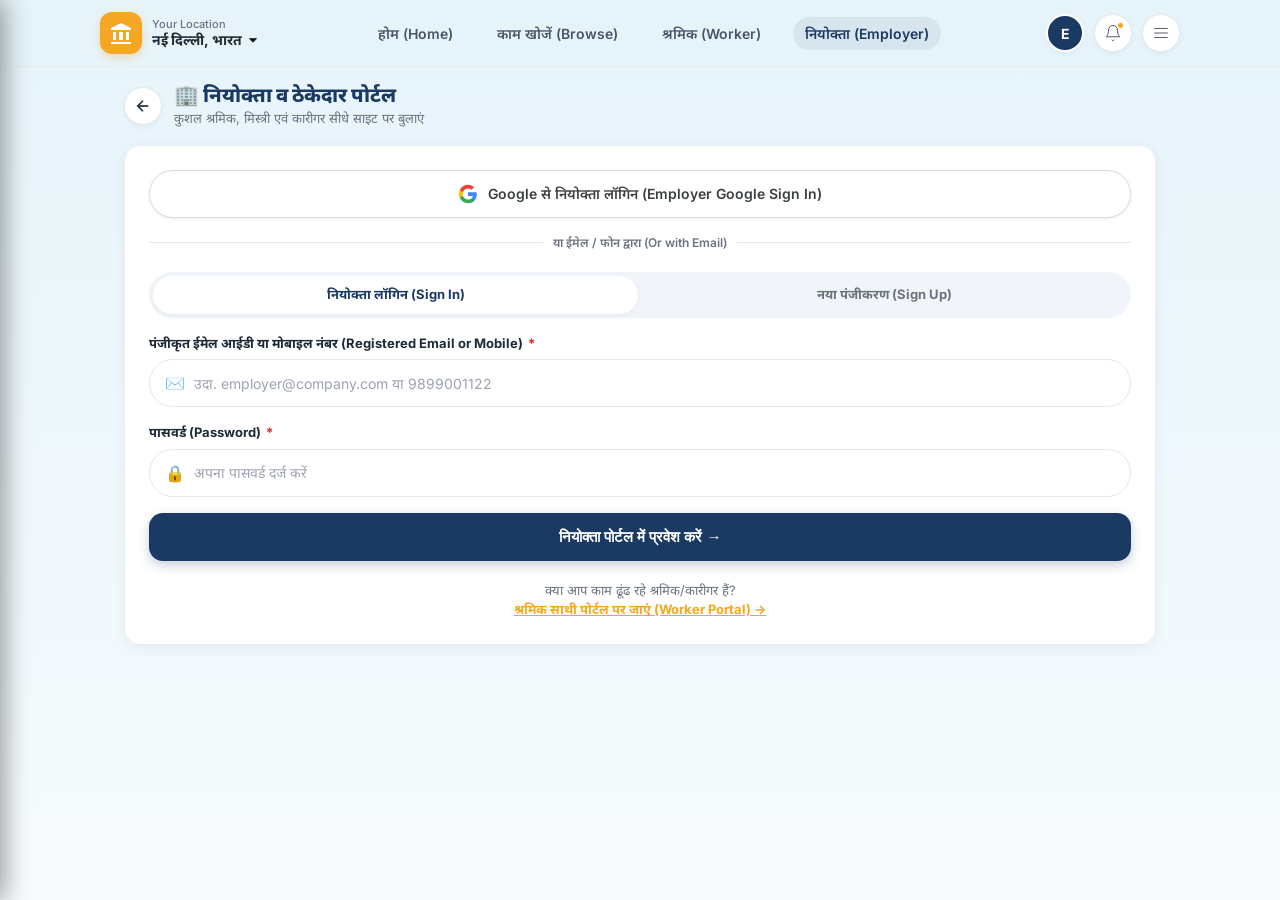
<file: pages/employer-login.html>
<!DOCTYPE html>
<html lang="hi">
<head>
  <meta charset="UTF-8">
  <meta name="viewport" content="width=device-width, initial-scale=1.0, maximum-scale=5.0">
  <title>नियोक्ता एवं ठेकेदार लॉगिन | Digital Labor Chowk</title>
  
  <!-- PWA Meta Tags -->
  <link rel="manifest" href="../manifest.json">
  <meta name="theme-color" content="#1B3A63">
  <meta name="apple-mobile-web-app-capable" content="yes">
  <link rel="apple-touch-icon" href="../assets/icons/emblem.svg">

  <!-- Google Fonts -->
  <link rel="preconnect" href="https://fonts.googleapis.com">
  <link rel="preconnect" href="https://fonts.gstatic.com" crossorigin>
  <link href="https://fonts.googleapis.com/css2?family=Inter:wght@400;500;600;700;800&family=Noto+Sans+Devanagari:wght@400;500;600;700;800&display=swap" rel="stylesheet">
  
  <!-- Stylesheets -->
  <link rel="stylesheet" href="../css/style.css">
  <link rel="stylesheet" href="../css/components.css">
  <link rel="stylesheet" href="../css/responsive.css">
  <link rel="stylesheet" href="../css/theme.css">
  <script src="https://accounts.google.com/gsi/client" async defer></script>
</head>
<body>

  <!-- Hidden Auth Container for JS compatibility -->
  <div id="nav-auth-container" style="display:none;" aria-hidden="true"></div>

  <!-- Shared App Header matching Mobile Screenshot -->
  <header class="app-header">
    <div class="app-header-inner">
      <div class="header-left">
        <a href="../index.html" class="logo-tile" aria-label="Digital Labour Chowk Home">
          <svg viewBox="0 0 24 24"><path d="M12 2L2 7v2h20V7L12 2zm-8 9v8h3v-8H4zm6 0v8h4v-8h-4zm7 0v8h3v-8h-3zM2 21h20v2H2v-2z"/></svg>
        </a>
        <div class="location-block">
          <span class="location-label">Your Location</span>
          <div class="location-dropdown" role="button" tabindex="0" aria-label="Select City">
            <span class="current-location-text">नई दिल्ली, भारत</span>
            <svg viewBox="0 0 24 24"><polyline points="6 9 12 15 18 9"></polyline></svg>
          </div>
        </div>
      </div>

      <nav class="header-desktop-nav" aria-label="Desktop Navigation">
        <a href="../index.html" class="desktop-nav-link">होम (Home)</a>
        <a href="job-search.html" class="desktop-nav-link">काम खोजें (Browse)</a>
        <a href="worker-login.html" class="desktop-nav-link">श्रमिक (Worker)</a>
        <a href="employer-login.html" class="desktop-nav-link active">नियोक्ता (Employer)</a>
      </nav>

      <div class="header-right">
        <div class="header-avatar" role="button" tabindex="0" aria-label="User Profile" title="Profile">
          <span>E</span>
        </div>
        <button type="button" class="header-btn header-notif-btn" aria-label="Notifications" title="Notifications">
          <svg viewBox="0 0 24 24"><path d="M18 8A6 6 0 0 0 6 8c0 7-3 9-3 9h18s-3-2-3-9"></path><path d="M13.73 21a2 2 0 0 1-3.46 0"></path></svg>
          <span class="notif-badge-dot"></span>
        </button>
        <button type="button" class="header-btn header-menu-btn" aria-label="Menu" title="Menu">
          <svg viewBox="0 0 24 24"><line x1="3" y1="12" x2="21" y2="12"></line><line x1="3" y1="6" x2="21" y2="6"></line><line x1="3" y1="18" x2="21" y2="18"></line></svg>
        </button>
      </div>
    </div>
  </header>

  <!-- Page Content Container -->
  <main class="app-container">

    <!-- Page Title Row with Back Arrow -->
    <div class="page-title-row">
      <button type="button" class="back-arrow" data-action="back" aria-label="Go Back">
        <svg viewBox="0 0 24 24"><line x1="19" y1="12" x2="5" y2="12"></line><polyline points="12 19 5 12 12 5"></polyline></svg>
      </button>
      <div>
        <h1 class="page-title-text">🏢 नियोक्ता व ठेकेदार पोर्टल</h1>
        <div class="page-subtitle-text">कुशल श्रमिक, मिस्त्री एवं कारीगर सीधे साइट पर बुलाएं</div>
      </div>
    </div>

    <!-- Main Card Content -->
    <div class="app-card">
      
      <!-- Google Sign-In Section -->
      <div class="google-auth-container" style="margin-bottom: 20px; text-align: center;">
        <button type="button" id="btn-google-login" class="btn btn-outline btn-block" style="display:flex; align-items:center; justify-content:center; gap:10px; height:46px; border:1px solid #DADCE0; background:#FFFFFF; border-radius:var(--radius-pill); color:#3C4043; font-weight:600; font-size:14px; box-shadow:0 1px 3px rgba(0,0,0,0.08); transition:all 0.2s ease;">
          <svg width="20" height="20" viewBox="0 0 24 24"><path fill="#4285F4" d="M22.56 12.25c0-.78-.07-1.53-.2-2.25H12v4.26h5.92c-.26 1.37-1.04 2.53-2.21 3.31v2.77h3.57c2.08-1.92 3.28-4.74 3.28-8.09z"/><path fill="#34A853" d="M12 23c2.97 0 5.46-.98 7.28-2.66l-3.57-2.77c-.98.66-2.23 1.06-3.71 1.06-2.86 0-5.29-1.93-6.16-4.53H2.18v2.84C3.99 20.53 7.7 23 12 23z"/><path fill="#FBBC05" d="M5.84 14.09c-.22-.66-.35-1.36-.35-2.09s.13-1.43.35-2.09V7.06H2.18C1.43 8.55 1 10.22 1 12s.43 3.45 1.18 4.94l2.85-2.22.81-.63z"/><path fill="#EA4335" d="M12 5.38c1.62 0 3.06.56 4.21 1.64l3.15-3.15C17.45 2.09 14.97 1 12 1 7.7 1 3.99 3.47 2.18 7.06l3.66 2.84c.87-2.6 3.3-4.52 6.16-4.52z"/></svg>
          <span>Google से नियोक्ता लॉगिन (Employer Google Sign In)</span>
        </button>
        <div id="g_id_onload"
             data-client_id="dummy-google-client-id.apps.googleusercontent.com"
             data-context="signin"
             data-ux_mode="popup"
             data-callback="handleEmployerGoogleLogin"
             data-auto_prompt="false"
             style="display:none;">
        </div>
        <div style="display:flex; align-items:center; margin:16px 0 10px 0; color:var(--color-muted); font-size:12px;">
          <div style="flex:1; height:1px; background:#E2E8F0;"></div>
          <span style="padding:0 10px; font-weight:600;">या ईमेल / फोन द्वारा (Or with Email)</span>
          <div style="flex:1; height:1px; background:#E2E8F0;"></div>
        </div>
      </div>

      <!-- Segmented Tabs: Login vs Register -->
      <div class="tabs-header" role="tablist">
        <button type="button" class="tab-btn active" id="tab-login" role="tab" aria-selected="true">
          नियोक्ता लॉगिन (Sign In)
        </button>
        <button type="button" class="tab-btn" id="tab-signup" role="tab" aria-selected="false">
          नया पंजीकरण (Sign Up)
        </button>
      </div>

      <!-- 1. EMPLOYER LOGIN FORM -->
      <form id="form-employer-login" class="tab-pane active" novalidate>
        <div class="form-group" id="grp-login-email">
          <label class="form-label" for="login-email">
            पंजीकृत ईमेल आईडी या मोबाइल नंबर (Registered Email or Mobile) <span class="req">*</span>
          </label>
          <div class="input-icon-wrapper">
            <span class="input-icon">✉️</span>
            <input 
              type="text" 
              id="login-email" 
              class="form-input input-with-icon" 
              placeholder="उदा. employer@company.com या 9899001122" 
              required 
            />
          </div>
          <div class="form-error-msg" id="err-login-email">कृपया मान्य ईमेल आईडी या मोबाइल नंबर दर्ज करें।</div>
        </div>

        <div class="form-group" id="grp-login-password">
          <label class="form-label" for="login-password">
            पासवर्ड (Password) <span class="req">*</span>
          </label>
          <div class="input-icon-wrapper">
            <span class="input-icon">🔒</span>
            <input 
              type="password" 
              id="login-password" 
              class="form-input input-with-icon" 
              placeholder="अपना पासवर्ड दर्ज करें" 
              required 
            />
          </div>
          <div class="form-error-msg" id="err-login-password">कृपया अपना पासवर्ड दर्ज करें।</div>
        </div>

        <button type="submit" class="btn-primary-submit mt-4">
          नियोक्ता पोर्टल में प्रवेश करें &rarr;
        </button>
      </form>

      <!-- 2. EMPLOYER SIGN UP FORM -->
      <form id="form-employer-signup" class="tab-pane" novalidate>
        <div class="form-group" id="grp-reg-company">
          <label class="form-label" for="reg-company">
            कंपनी / फर्म या मालिक का नाम (Company / Name) <span class="req">*</span>
          </label>
          <div class="input-icon-wrapper">
            <span class="input-icon">🏢</span>
            <input 
              type="text" 
              id="reg-company" 
              class="form-input input-with-icon" 
              placeholder="उदा. शर्मा कंस्ट्रक्शन / Sharma Constructions" 
              required 
            />
          </div>
          <div class="form-error-msg" id="err-reg-company">कृपया कंपनी या नियोक्ता का नाम दर्ज करें।</div>
        </div>

        <div class="form-group" id="grp-reg-contact">
          <label class="form-label" for="reg-contact">
            संपर्क व्यक्ति (Contact Person Name)
          </label>
          <div class="input-icon-wrapper">
            <span class="input-icon">👤</span>
            <input 
              type="text" 
              id="reg-contact" 
              class="form-input input-with-icon" 
              placeholder="साइट इंचार्ज / सुपरवाइजर का नाम" 
            />
          </div>
        </div>

        <div class="form-group" id="grp-reg-email">
          <label class="form-label" for="reg-email">
            आधिकारिक ईमेल आईडी (Official Email ID) <span class="req">*</span>
          </label>
          <div class="input-icon-wrapper">
            <span class="input-icon">✉️</span>
            <input 
              type="email" 
              id="reg-email" 
              class="form-input input-with-icon" 
              placeholder="उदा. contact@sharmaconstruction.com" 
              required 
            />
          </div>
          <div class="form-error-msg" id="err-reg-email">कृपया एक मान्य ईमेल आईडी दर्ज करें।</div>
        </div>

        <div class="form-group" id="grp-reg-phone">
          <label class="form-label" for="reg-phone">
            मोबाइल नंबर (10-Digit Mobile)
          </label>
          <div class="input-icon-wrapper">
            <span class="input-icon">📱</span>
            <input 
              type="tel" 
              id="reg-phone" 
              class="form-input input-with-icon" 
              placeholder="10 अंकों का मोबाइल नंबर (वैकल्पिक)" 
              maxlength="10" 
            />
          </div>
          <div class="form-error-msg" id="err-reg-phone">कृपया 10 अंकों का सही मोबाइल नंबर दर्ज करें।</div>
        </div>

        <div class="form-group" id="grp-reg-password">
          <label class="form-label" for="reg-password">
            पासवर्ड बनाएं (Create Password) <span class="req">*</span>
          </label>
          <div class="input-icon-wrapper">
            <span class="input-icon">🔒</span>
            <input 
              type="password" 
              id="reg-password" 
              class="form-input input-with-icon" 
              placeholder="कम से कम 4 अक्षर या अंक" 
              required 
            />
          </div>
          <div class="form-error-msg" id="err-reg-password">पासवर्ड कम से कम 4 अक्षरों का होना चाहिए।</div>
        </div>

        <div class="form-row flex gap-3">
          <div class="form-group" style="flex:1;" id="grp-reg-businesstype">
            <label class="form-label" for="reg-businesstype">
              कार्य क्षेत्र (Business Type) <span class="req">*</span>
            </label>
            <select id="reg-businesstype" class="form-select" required>
              <option value="">-- प्रकार चुनें --</option>
              <option value="Construction">भवन निर्माण (Construction)</option>
              <option value="Household">घरेलू कार्य / मरम्मत (Household)</option>
              <option value="Agriculture">कृषि कार्य (Agriculture)</option>
              <option value="Manufacturing">कारखाना / फैक्ट्री (Manufacturing)</option>
              <option value="Logistics">लॉजिस्टिक्स / ट्रांसपोर्ट (Logistics)</option>
              <option value="Other">अन्य (Other)</option>
            </select>
            <div class="form-error-msg" id="err-reg-businesstype">कृपया व्यवसाय का प्रकार चुनें।</div>
          </div>

          <div class="form-group" style="flex:1;" id="grp-reg-location">
            <label class="form-label" for="reg-location">
              शहर / जिला (City) <span class="req">*</span>
            </label>
            <select id="reg-location" class="form-select" required>
              <option value="">-- शहर चुनें --</option>
              <option value="New Delhi / नई दिल्ली">नई दिल्ली (New Delhi)</option>
              <option value="Noida / नोएडा">नोएडा (Noida)</option>
              <option value="Gurugram / गुरुग्राम">गुरुग्राम (Gurugram)</option>
              <option value="Jaipur / जयपुर">जयपुर (Jaipur)</option>
              <option value="Lucknow / लखनऊ">लखनऊ (Lucknow)</option>
              <option value="Mumbai / मुंबई">मुंबई (Mumbai)</option>
              <option value="Bengaluru / बेंगलुरु">बेंगलुरु (Bengaluru)</option>
              <option value="Patna / पटना">पटना (Patna)</option>
            </select>
            <div class="form-error-msg" id="err-reg-location">कृपया शहर चुनें।</div>
          </div>
        </div>

        <div class="form-group">
          <label class="form-label" for="reg-address">
            साइट / कार्यालय का पता (Site or Office Address)
          </label>
          <input 
            type="text" 
            id="reg-address" 
            class="form-input" 
            placeholder="उदा. सेक्टर 62, नोएडा / ओखला इंडस्ट्रियल एरिया" 
          />
        </div>

        <button type="submit" class="btn-primary-submit mt-4">
          नियोक्ता खाता बनाएं (Create Employer Account) &rarr;
        </button>
      </form>

      <div style="text-align:center; margin-top:20px; font-size:13px; color:var(--color-muted);">
        क्या आप काम ढूंढ रहे श्रमिक/कारीगर हैं? <br>
        <a href="worker-login.html" style="color:var(--color-orange); font-weight:700; text-decoration:underline;">
          श्रमिक साथी पोर्टल पर जाएं (Worker Portal) &rarr;
        </a>
      </div>
    </div>

  </main>

  <!-- Fixed Bottom Navigation (5 slots) -->
  <nav class="bottom-nav" aria-label="Bottom Navigation">
    <a href="../index.html" class="nav-item">
      <svg viewBox="0 0 24 24"><path d="M3 9l9-7 9 7v11a2 2 0 0 1-2 2H5a2 2 0 0 1-2-2z"></path><polyline points="9 22 9 12 15 12 15 22"></polyline></svg>
      <span>होम</span>
    </a>
    <a href="job-search.html" class="nav-item">
      <svg viewBox="0 0 24 24"><circle cx="11" cy="11" r="8"></circle><line x1="21" y1="21" x2="16.65" y2="16.65"></line></svg>
      <span>काम खोजें</span>
    </a>
    <div class="nav-fab-slot">
      <a href="job-search.html" class="fab-search" aria-label="Search Jobs">
        <svg viewBox="0 0 24 24"><circle cx="11" cy="11" r="8"></circle><line x1="21" y1="21" x2="16.65" y2="16.65"></line></svg>
      </a>
    </div>
    <a href="worker-login.html" class="nav-item">
      <svg viewBox="0 0 24 24"><path d="M20 21v-2a4 4 0 0 0-4-4H8a4 4 0 0 0-4 4v2"></path><circle cx="12" cy="7" r="4"></circle></svg>
      <span>लॉगिन</span>
    </a>
    <a href="employer-login.html" class="nav-item active">
      <svg viewBox="0 0 24 24"><rect x="4" y="2" width="16" height="20" rx="2" ry="2"></rect><line x1="9" y1="22" x2="9" y2="2"></line><line x1="8" y1="6" x2="8.01" y2="6"></line><line x1="16" y1="6" x2="16.01" y2="6"></line><line x1="8" y1="10" x2="8.01" y2="10"></line><line x1="16" y1="10" x2="16.01" y2="10"></line></svg>
      <span>नियोक्ता</span>
    </a>
  </nav>

  <!-- Scripts: Exact Order Preserved + common.js added -->
  <script src="../js/api.js"></script>
  <script src="../js/storage.js"></script>
  <script src="../js/toast.js"></script>
  <script src="../js/auth.js"></script>
  <script src="../js/jobs.js"></script>
  <script src="../js/main.js"></script>
  <script src="../js/common.js"></script>

  <script>
    document.addEventListener('DOMContentLoaded', () => {
      // If already logged in as employer, redirect to post-job
      const session = AuthManager.getSession();
      if (session && session.role === 'employer') {
        window.location.href = 'post-job.html';
        return;
      }

      // Tab toggle handling
      const tabLogin = document.getElementById('tab-login');
      const tabSignup = document.getElementById('tab-signup');
      const formLogin = document.getElementById('form-employer-login');
      const formSignup = document.getElementById('form-employer-signup');

      tabLogin.addEventListener('click', () => {
        tabLogin.classList.add('active');
        tabLogin.setAttribute('aria-selected', 'true');
        tabSignup.classList.remove('active');
        tabSignup.setAttribute('aria-selected', 'false');
        formLogin.classList.add('active');
        formSignup.classList.remove('active');
      });

      tabSignup.addEventListener('click', () => {
        tabSignup.classList.add('active');
        tabSignup.setAttribute('aria-selected', 'true');
        tabLogin.classList.remove('active');
        tabLogin.setAttribute('aria-selected', 'false');
        formSignup.classList.add('active');
        formLogin.classList.remove('active');
      });

      // Google Sign-In Callback for Employer
      window.handleEmployerGoogleLogin = async (response) => {
        if (!response || !response.credential) {
          showToast('Google प्रमाणीकरण विफल (Google authentication failed)', 'error');
          return;
        }
        showToast('Google से सत्यापन हो रहा है...', 'info');
        const res = await AuthManager.loginWithGoogle(response.credential, 'employer', 'employer');
        if (res.success) {
          showToast(`स्वागत है ${res.user.company_name || res.user.name}! (Google Login Success)`, 'success');
          setTimeout(() => {
            window.location.href = 'post-job.html';
          }, 600);
        } else {
          showToast(res.message || 'Google लॉगिन विफल।', 'error');
        }
      };

      // Google Sign-In Button Trigger
      const btnGoogleLogin = document.getElementById('btn-google-login');
      if (btnGoogleLogin) {
        btnGoogleLogin.addEventListener('click', () => {
          if (window.google && window.google.accounts && window.google.accounts.id) {
            window.google.accounts.id.prompt();
          } else {
            const testEmail = prompt("अपना कंपनी/नियोक्ता Google Email दर्ज करें:", "employer@company.com");
            if (testEmail && testEmail.trim()) {
              const fakeJwt = btoa(JSON.stringify({ alg: "HS256" })) + "." +
                btoa(JSON.stringify({ sub: "google-emp-" + Date.now(), email: testEmail.trim(), name: testEmail.split('@')[0], picture: "" })) +
                ".dummy_sig";
              window.handleEmployerGoogleLogin({ credential: fakeJwt });
            }
          }
        });
      }

      // Handle Login
      formLogin.addEventListener('submit', async (e) => {
        e.preventDefault();
        const identifier = document.getElementById('login-email').value.trim();
        const password = document.getElementById('login-password').value;

        document.getElementById('grp-login-email').classList.remove('has-error');
        document.getElementById('grp-login-password').classList.remove('has-error');

        let hasError = false;
        if (!identifier) {
          document.getElementById('grp-login-email').classList.add('has-error');
          hasError = true;
        }
        if (!password) {
          document.getElementById('grp-login-password').classList.add('has-error');
          hasError = true;
        }

        if (hasError) return;

        const submitBtn = formLogin.querySelector('button[type="submit"]');
        submitBtn.disabled = true;
        submitBtn.textContent = 'जांच हो रही है...';

        const res = await AuthManager.login(identifier, password, 'employer');
        if (res.success) {
          showToast(`स्वागत है, ${res.user.company_name || res.user.name}!`, 'success');
          setTimeout(() => {
            window.location.href = 'post-job.html';
          }, 600);
        } else {
          showToast(res.message, 'error');
          submitBtn.disabled = false;
          submitBtn.textContent = 'नियोक्ता पोर्टल में प्रवेश करें →';
        }
      });

      // Handle Sign Up
      formSignup.addEventListener('submit', async (e) => {
        e.preventDefault();
        const companyName = document.getElementById('reg-company').value.trim();
        const contactPerson = document.getElementById('reg-contact').value.trim();
        const email = document.getElementById('reg-email').value.trim();
        const phone = document.getElementById('reg-phone').value.trim();
        const password = document.getElementById('reg-password').value;
        const businessType = document.getElementById('reg-businesstype').value;
        const location = document.getElementById('reg-location').value;
        const address = document.getElementById('reg-address').value.trim();

        ['company', 'email', 'phone', 'password', 'businesstype', 'location'].forEach(field => {
          const el = document.getElementById(`grp-reg-${field}`);
          if (el) el.classList.remove('has-error');
        });

        let hasError = false;
        if (!companyName) {
          document.getElementById('grp-reg-company').classList.add('has-error');
          hasError = true;
        }
        if (!email || !AuthManager.isValidEmail(email)) {
          document.getElementById('grp-reg-email').classList.add('has-error');
          hasError = true;
        }
        if (phone && !AuthManager.isValidPhone(phone)) {
          document.getElementById('grp-reg-phone').classList.add('has-error');
          hasError = true;
        }
        if (!password || password.length < 4) {
          document.getElementById('grp-reg-password').classList.add('has-error');
          hasError = true;
        }
        if (!businessType) {
          document.getElementById('grp-reg-businesstype').classList.add('has-error');
          hasError = true;
        }
        if (!location) {
          document.getElementById('grp-reg-location').classList.add('has-error');
          hasError = true;
        }

        if (hasError) return;

        const submitBtn = formSignup.querySelector('button[type="submit"]');
        submitBtn.disabled = true;
        submitBtn.textContent = 'खाता बनाया जा रहा है...';

        const res = await AuthManager.registerEmployer({
          companyName, contactPerson, email, phone, password, businessType, location, address
        });

        if (res.success) {
          showToast('नियोक्ता पंजीकरण सफल! आप अब कार्य पोस्ट कर सकते हैं।', 'success');
          setTimeout(() => {
            window.location.href = 'post-job.html';
          }, 800);
        } else {
          showToast(res.message, 'error');
          submitBtn.disabled = false;
          submitBtn.textContent = 'नियोक्ता खाता बनाएं (Create Employer Account) →';
        }
      });
    });
  </script>
</body>
</html>
</file>
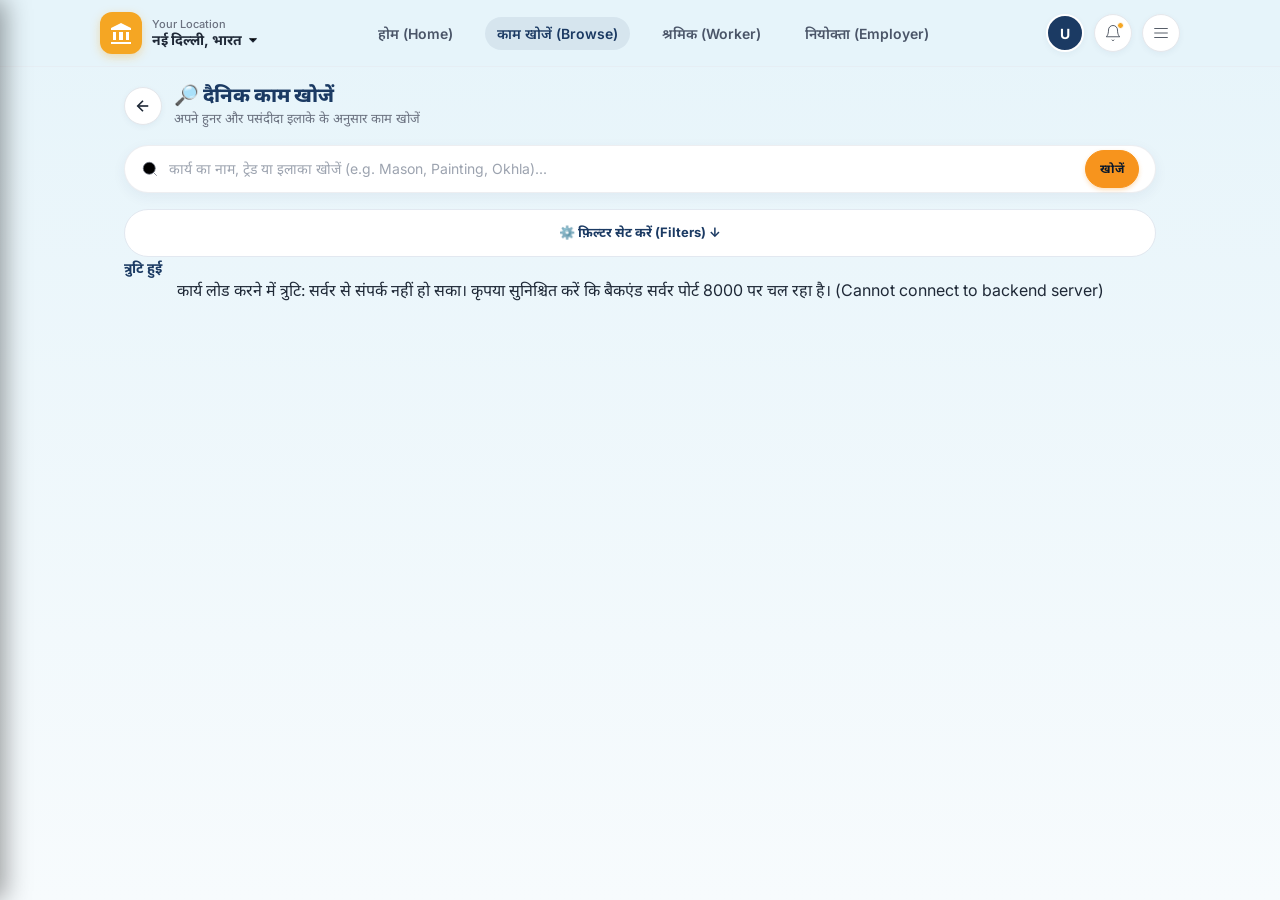
<file: pages/job-search.html>
<!DOCTYPE html>
<html lang="hi">
<head>
  <meta charset="UTF-8">
  <meta name="viewport" content="width=device-width, initial-scale=1.0, maximum-scale=5.0">
  <title>काम खोजें एवं दैनिक रोजगार | Digital Labor Chowk</title>
  
  <!-- PWA Meta Tags -->
  <link rel="manifest" href="../manifest.json">
  <meta name="theme-color" content="#1B3A63">
  <meta name="apple-mobile-web-app-capable" content="yes">
  <link rel="apple-touch-icon" href="../assets/icons/emblem.svg">

  <!-- Google Fonts -->
  <link rel="preconnect" href="https://fonts.googleapis.com">
  <link rel="preconnect" href="https://fonts.gstatic.com" crossorigin>
  <link href="https://fonts.googleapis.com/css2?family=Inter:wght@400;500;600;700;800&family=Noto+Sans+Devanagari:wght@400;500;600;700;800&display=swap" rel="stylesheet">
  
  <!-- Stylesheets -->
  <link rel="stylesheet" href="../css/style.css">
  <link rel="stylesheet" href="../css/components.css">
  <link rel="stylesheet" href="../css/responsive.css">
  <link rel="stylesheet" href="../css/theme.css">
</head>
<body>

  <!-- Hidden Auth Container for JS compatibility -->
  <div id="nav-auth-container" style="display:none;" aria-hidden="true"></div>

  <!-- Shared App Header matching Mobile Screenshot -->
  <header class="app-header">
    <div class="app-header-inner">
      <div class="header-left">
        <a href="../index.html" class="logo-tile" aria-label="Digital Labour Chowk Home">
          <svg viewBox="0 0 24 24"><path d="M12 2L2 7v2h20V7L12 2zm-8 9v8h3v-8H4zm6 0v8h4v-8h-4zm7 0v8h3v-8h-3zM2 21h20v2H2v-2z"/></svg>
        </a>
        <div class="location-block">
          <span class="location-label">Your Location</span>
          <div class="location-dropdown" role="button" tabindex="0" aria-label="Select City">
            <span class="current-location-text">नई दिल्ली, भारत</span>
            <svg viewBox="0 0 24 24"><polyline points="6 9 12 15 18 9"></polyline></svg>
          </div>
        </div>
      </div>

      <nav class="header-desktop-nav" aria-label="Desktop Navigation">
        <a href="../index.html" class="desktop-nav-link">होम (Home)</a>
        <a href="job-search.html" class="desktop-nav-link active">काम खोजें (Browse)</a>
        <a href="worker-login.html" class="desktop-nav-link">श्रमिक (Worker)</a>
        <a href="employer-login.html" class="desktop-nav-link">नियोक्ता (Employer)</a>
      </nav>

      <div class="header-right">
        <div class="header-avatar" role="button" tabindex="0" aria-label="User Profile" title="Profile">
          <span>U</span>
        </div>
        <button type="button" class="header-btn header-notif-btn" aria-label="Notifications" title="Notifications">
          <svg viewBox="0 0 24 24"><path d="M18 8A6 6 0 0 0 6 8c0 7-3 9-3 9h18s-3-2-3-9"></path><path d="M13.73 21a2 2 0 0 1-3.46 0"></path></svg>
          <span class="notif-badge-dot"></span>
        </button>
        <button type="button" class="header-btn header-menu-btn" aria-label="Menu" title="Menu">
          <svg viewBox="0 0 24 24"><line x1="3" y1="12" x2="21" y2="12"></line><line x1="3" y1="6" x2="21" y2="6"></line><line x1="3" y1="18" x2="21" y2="18"></line></svg>
        </button>
      </div>
    </div>
  </header>

  <!-- Page Content Container -->
  <main class="app-container">

    <!-- Page Title Row with Back Arrow -->
    <div class="page-title-row">
      <button type="button" class="back-arrow" data-action="back" aria-label="Go Back">
        <svg viewBox="0 0 24 24"><line x1="19" y1="12" x2="5" y2="12"></line><polyline points="12 19 5 12 12 5"></polyline></svg>
      </button>
      <div>
        <h1 class="page-title-text">🔎 दैनिक काम खोजें</h1>
        <div class="page-subtitle-text">अपने हुनर और पसंदीदा इलाके के अनुसार काम खोजें</div>
      </div>
    </div>

    <!-- Keyword Search Bar -->
    <form id="form-keyword-search" class="search-bar-wrap" style="margin-top:0;">
      <div class="search-bar">
        <span class="search-bar-icon">
          <svg viewBox="0 0 24 24"><circle cx="11" cy="11" r="8"></circle><line x1="21" y1="21" x2="16.65" y2="16.65"></line></svg>
        </span>
        <input 
          type="text" 
          id="search-keyword" 
          class="search-bar-input" 
          placeholder="कार्य का नाम, ट्रेड या इलाका खोजें (e.g. Mason, Painting, Okhla)..." 
          aria-label="Search jobs keyword"
        />
        <button type="submit" class="btn btn-sm btn-accent" style="height:36px; padding:0 14px; border-radius:var(--radius-pill); font-size:12px; font-weight:700;">
          खोजें
        </button>
      </div>
    </form>

    <!-- Mobile Filter Toggle Button -->
    <div class="mb-3">
      <button type="button" id="btn-toggle-mobile-filters" class="btn btn-outline btn-block" style="background:#FFFFFF; border-radius:var(--radius-pill); height:42px; font-size:13px; font-weight:700; color:var(--color-navy);">
        ⚙️ फ़िल्टर सेट करें (Filters) &darr;
      </button>
    </div>

    <!-- Filter Card Collapsible -->
    <div class="app-card" id="filter-container" style="display:none; padding:18px;">
      <div class="flex justify-between items-center mb-3">
        <h2 style="font-size:15px; font-weight:800; color:var(--color-navy); margin:0;">
          फ़िल्टर (Filters)
        </h2>
        <button type="button" id="btn-reset-filters" class="btn btn-outline btn-sm" style="font-size:11px; padding:4px 10px; border-radius:var(--radius-pill);">
          रीसेट (Reset)
        </button>
      </div>

      <div class="grid-2">
        <div class="form-group mb-2">
          <label class="form-label" for="filter-category" style="font-size:12px;">ट्रेड / कौशल (Category)</label>
          <select id="filter-category" class="form-select" style="height:40px; font-size:13px;">
            <option value="all">सभी ट्रेड (All Categories)</option>
            <option value="mason">🧱 राजमिस्त्री (Mason)</option>
            <option value="electrician">⚡ इलेक्ट्रीशियन (Electrician)</option>
            <option value="plumber">🔧 प्लंबर (Plumber)</option>
            <option value="carpenter">🪚 बढ़ई (Carpenter)</option>
            <option value="painter">🎨 पेंटर (Painter)</option>
            <option value="welder">🔥 वेल्डर (Welder)</option>
            <option value="tile">🏛️ टाइल कारीगर (Tile Worker)</option>
            <option value="labor">👷 मजदूर / हेल्पर (General Labor)</option>
            <option value="hairdresser">✂️ हेयरड्रेसर (Hairdresser)</option>
            <option value="cleaning">🧹 सफाई (Cleaning)</option>
          </select>
        </div>

        <div class="form-group mb-2">
          <label class="form-label" for="filter-location" style="font-size:12px;">शहर / स्थान (Location)</label>
          <select id="filter-location" class="form-select" style="height:40px; font-size:13px;">
            <option value="all">सभी शहर (All Locations)</option>
            <option value="Delhi">नई दिल्ली (New Delhi)</option>
            <option value="Noida">नोएडा (Noida)</option>
            <option value="Gurugram">गुरुग्राम (Gurugram)</option>
            <option value="Jaipur">जयपुर (Jaipur)</option>
            <option value="Lucknow">लखनऊ (Lucknow)</option>
            <option value="Mumbai">मुंबई (Mumbai)</option>
            <option value="Bengaluru">बेंगलुरु (Bengaluru)</option>
            <option value="Patna">पटना (Patna)</option>
          </select>
        </div>
      </div>

      <div class="grid-2">
        <div class="form-group mb-2">
          <label class="form-label" for="filter-duration" style="font-size:12px;">कार्य अवधि (Duration)</label>
          <select id="filter-duration" class="form-select" style="height:40px; font-size:13px;">
            <option value="all">सभी अवधि (Any Duration)</option>
            <option value="one-day">1 दिन का कार्य (1 Day)</option>
            <option value="multi-day">कुछ दिन (Multi-day)</option>
            <option value="ongoing">दीर्घकालिक (Ongoing)</option>
          </select>
        </div>

        <div class="form-group mb-2">
          <label class="form-label" for="sort-select" style="font-size:12px;">क्रमबद्ध (Sort By)</label>
          <select id="sort-select" class="form-select" style="height:40px; font-size:13px;">
            <option value="newest">नवीनतम कार्य (Newest First)</option>
            <option value="wage_high">अधिकतम दिहाड़ी (High to Low)</option>
            <option value="wage_low">न्यूनतम दिहाड़ी (Low to High)</option>
          </select>
        </div>
      </div>

      <div class="form-group mb-0">
        <div class="flex justify-between items-center mb-1">
          <label class="form-label mb-0" for="filter-min-wage" style="font-size:12px;">न्यूनतम दिहाड़ी</label>
          <span id="wage-current-value" style="color:var(--color-navy); font-weight:700; font-size:12px;">₹0 / दिन से शुरू</span>
        </div>
        <input 
          type="range" 
          id="filter-min-wage" 
          min="0" 
          max="1500" 
          step="50" 
          value="0" 
          style="width:100%; accent-color:var(--color-orange); cursor:pointer;" 
        />
      </div>
    </div>

    <!-- Results Status Bar -->
    <div class="flex justify-between items-center mb-3">
      <span id="results-count-text" style="font-weight:700; color:var(--color-navy); font-size:14px;">
        उपलब्ध कार्य खोज रहे हैं...
      </span>
    </div>

    <!-- Job Cards Feed Container -->
    <div id="jobs-results-container" class="flex flex-col gap-3">
      <!-- Dynamically populated via jobs.js and API -->
    </div>

  </main>

  <!-- Fixed Bottom Navigation (5 slots) -->
  <nav class="bottom-nav" aria-label="Bottom Navigation">
    <a href="../index.html" class="nav-item">
      <svg viewBox="0 0 24 24"><path d="M3 9l9-7 9 7v11a2 2 0 0 1-2 2H5a2 2 0 0 1-2-2z"></path><polyline points="9 22 9 12 15 12 15 22"></polyline></svg>
      <span>होम</span>
    </a>
    <a href="job-search.html" class="nav-item active">
      <svg viewBox="0 0 24 24"><circle cx="11" cy="11" r="8"></circle><line x1="21" y1="21" x2="16.65" y2="16.65"></line></svg>
      <span>काम खोजें</span>
    </a>
    <div class="nav-fab-slot">
      <a href="job-search.html" class="fab-search" aria-label="Search Jobs">
        <svg viewBox="0 0 24 24"><circle cx="11" cy="11" r="8"></circle><line x1="21" y1="21" x2="16.65" y2="16.65"></line></svg>
      </a>
    </div>
    <a href="worker-login.html" class="nav-item">
      <svg viewBox="0 0 24 24"><path d="M20 21v-2a4 4 0 0 0-4-4H8a4 4 0 0 0-4 4v2"></path><circle cx="12" cy="7" r="4"></circle></svg>
      <span>लॉगिन</span>
    </a>
    <a href="employer-login.html" class="nav-item">
      <svg viewBox="0 0 24 24"><rect x="4" y="2" width="16" height="20" rx="2" ry="2"></rect><line x1="9" y1="22" x2="9" y2="2"></line><line x1="8" y1="6" x2="8.01" y2="6"></line><line x1="16" y1="6" x2="16.01" y2="6"></line><line x1="8" y1="10" x2="8.01" y2="10"></line><line x1="16" y1="10" x2="16.01" y2="10"></line></svg>
      <span>नियोक्ता</span>
    </a>
  </nav>

  <!-- Scripts: Exact Order Preserved + common.js added -->
  <script src="../js/api.js"></script>
  <script src="../js/storage.js"></script>
  <script src="../js/toast.js"></script>
  <script src="../js/auth.js"></script>
  <script src="../js/jobs.js"></script>
  <script src="../js/main.js"></script>
  <script src="../js/common.js"></script>

  <script>
    let appliedJobIds = new Set();

    document.addEventListener('DOMContentLoaded', async () => {
      // Parse URL search params (e.g. ?category=mason)
      const urlParams = new URLSearchParams(window.location.search);
      const initialCategory = urlParams.get('category');
      const initialKeyword = urlParams.get('keyword');

      if (initialCategory) {
        const catSelect = document.getElementById('filter-category');
        if (catSelect) {
          catSelect.value = initialCategory;
        }
      }
      if (initialKeyword) {
        document.getElementById('search-keyword').value = initialKeyword;
      }

      // If worker is logged in, pre-fetch their applications to mark applied jobs
      const currentUser = AuthManager.getCurrentUser();
      if (currentUser && currentUser.role === 'worker') {
        try {
          const apps = await JobManager.getApplicationsForWorker(currentUser.id);
          if (Array.isArray(apps)) {
            apps.forEach(a => appliedJobIds.add(Number(a.job_id || a.jobId)));
          }
        } catch (e) {
          console.warn('Could not load worker applications:', e);
        }
      }

      // Initial Search Run
      await applyFilters();

      // Keyword Form Submit
      document.getElementById('form-keyword-search').addEventListener('submit', async (e) => {
        e.preventDefault();
        await applyFilters();
      });

      // Filter Inputs change
      ['filter-category', 'filter-location', 'filter-duration', 'sort-select'].forEach(id => {
        document.getElementById(id).addEventListener('change', async () => {
          await applyFilters();
        });
      });

      // Wage Range Slider change & input
      const wageSlider = document.getElementById('filter-min-wage');
      const wageDisplay = document.getElementById('wage-current-value');
      wageSlider.addEventListener('input', () => {
        wageDisplay.textContent = `₹${wageSlider.value} / दिन से शुरू`;
      });
      wageSlider.addEventListener('change', async () => {
        await applyFilters();
      });

      // Reset Filters
      document.getElementById('btn-reset-filters').addEventListener('click', async () => {
        document.getElementById('search-keyword').value = '';
        document.getElementById('filter-category').value = 'all';
        document.getElementById('filter-location').value = 'all';
        document.getElementById('filter-duration').value = 'all';
        document.getElementById('filter-min-wage').value = '0';
        wageDisplay.textContent = '₹0 / दिन से शुरू';
        document.getElementById('sort-select').value = 'newest';
        await applyFilters();
        showToast('फ़िल्टर रीसेट किए गए (Filters Reset)', 'info');
      });

      // Mobile Filters Toggle
      const mobileToggleBtn = document.getElementById('btn-toggle-mobile-filters');
      const filterCollapsible = document.getElementById('filter-container');
      if (mobileToggleBtn && filterCollapsible) {
        mobileToggleBtn.addEventListener('click', () => {
          const isHidden = filterCollapsible.style.display === 'none' || !filterCollapsible.style.display;
          filterCollapsible.style.display = isHidden ? 'block' : 'none';
          mobileToggleBtn.innerHTML = isHidden 
            ? '▲ फ़िल्टर छुपाएं (Hide Filters)' 
            : '⚙️ फ़िल्टर सेट करें (Filters) &darr;';
        });
      }
    });

    async function applyFilters() {
      const container = document.getElementById('jobs-results-container');
      const countText = document.getElementById('results-count-text');
      container.innerHTML = '<div class="text-center py-6" style="padding:30px 0;"><span class="loading-spinner"></span> कार्य खोज रहे हैं...</div>';
      countText.textContent = 'खोज जारी है...';

      const keyword = document.getElementById('search-keyword').value.trim();
      const category = document.getElementById('filter-category').value;
      const location = document.getElementById('filter-location').value;
      const minWage = parseInt(document.getElementById('filter-min-wage').value, 10);
      const duration = document.getElementById('filter-duration').value;
      const sortBy = document.getElementById('sort-select').value;

      try {
        const jobs = await JobManager.filterJobs({
          keyword,
          category,
          location,
          minWage,
          duration,
          sortBy
        });

        renderFilteredJobs(jobs);
      } catch (err) {
        container.innerHTML = `<div class="p-4 text-center text-danger">कार्य लोड करने में त्रुटि: ${escapeHTML(err.message)}</div>`;
        countText.textContent = 'त्रुटि हुई';
      }
    }

    function renderFilteredJobs(jobs) {
      const container = document.getElementById('jobs-results-container');
      const countText = document.getElementById('results-count-text');

      countText.textContent = `कुल ${jobs.length} कार्य उपलब्ध (${jobs.length} Jobs Found)`;

      if (jobs.length === 0) {
        container.innerHTML = `
          <div class="empty-state" style="background:#FFFFFF; border-radius:var(--radius-card); padding:32px 16px; text-align:center;">
            <div class="empty-icon" style="font-size:36px; margin-bottom:8px;">🔍</div>
            <div class="empty-title" style="font-size:16px; font-weight:700; color:var(--color-navy); margin-bottom:4px;">कोई कार्य नहीं मिला</div>
            <div class="empty-desc" style="font-size:13px; color:var(--color-muted); margin-bottom:16px;">कृपया अलग कीवर्ड, ट्रेड या स्थान चुनकर पुनः प्रयास करें।</div>
            <button type="button" class="btn btn-accent btn-sm" onclick="document.getElementById('btn-reset-filters').click();">
              फ़िल्टर रीसेट करें (Reset Filters)
            </button>
          </div>
        `;
        return;
      }

      container.innerHTML = jobs.map(job => {
        const hasApplied = appliedJobIds.has(Number(job.id));
        return createJobCardHTML(job, hasApplied, true);
      }).join('');

      // Wire up Apply buttons
      container.querySelectorAll('.btn-apply-job').forEach(btn => {
        btn.addEventListener('click', async (e) => {
          const jobId = e.target.getAttribute('data-job-id');
          const currentWorker = AuthManager.getCurrentUser();

          if (!currentWorker || currentWorker.role !== 'worker') {
            showToast('कृपया पहले श्रमिक के रूप में लॉगिन करें (Worker login required)', 'warning');
            setTimeout(() => {
              window.location.href = 'worker-login.html';
            }, 1000);
            return;
          }

          e.target.disabled = true;
          e.target.textContent = '⏳ आवेदन हो रहा है...';

          const res = await JobManager.applyForJob(jobId);
          if (res.success) {
            appliedJobIds.add(Number(jobId));
            showToast('सफलतापूर्वक आवेदन भेजा गया! (Application Sent)', 'success');
            e.target.outerHTML = '<button class="btn btn-sm btn-outline disabled" disabled>✓ आवेदन किया (Applied)</button>';
          } else {
            e.target.disabled = false;
            e.target.textContent = 'आवेदन करें (Apply)';
            showToast(res.message, 'warning');
          }
        });
      });
    }
  </script>
</body>
</html>
</file>
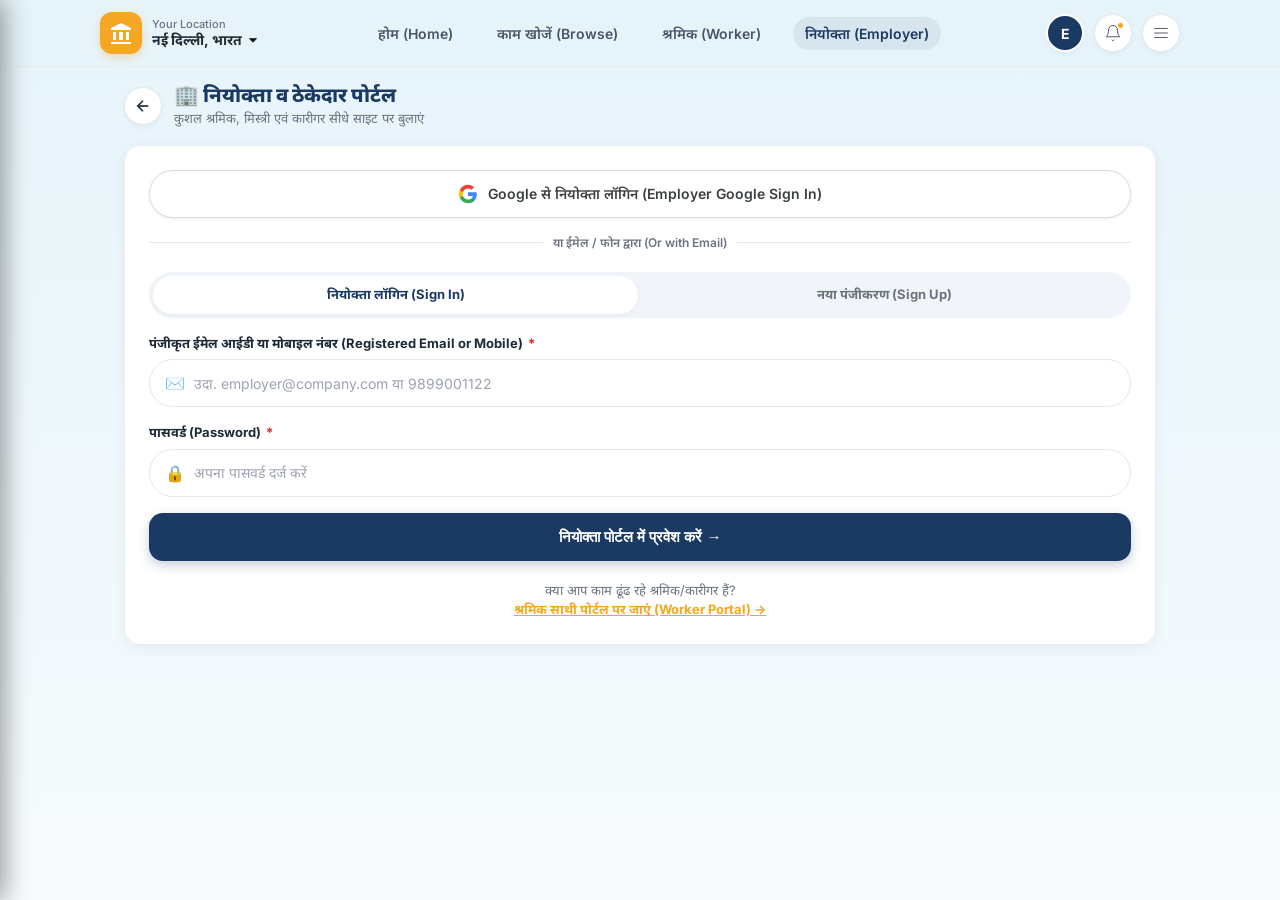
<file: pages/post-job.html>
<!DOCTYPE html>
<html lang="hi">
<head>
  <meta charset="UTF-8">
  <meta name="viewport" content="width=device-width, initial-scale=1.0, maximum-scale=5.0">
  <title>नया कार्य पोस्ट करें | Digital Labor Chowk</title>
  
  <!-- PWA Meta Tags -->
  <link rel="manifest" href="../manifest.json">
  <meta name="theme-color" content="#1B3A63">
  <meta name="apple-mobile-web-app-capable" content="yes">
  <link rel="apple-touch-icon" href="../assets/icons/emblem.svg">

  <!-- Google Fonts -->
  <link rel="preconnect" href="https://fonts.googleapis.com">
  <link rel="preconnect" href="https://fonts.gstatic.com" crossorigin>
  <link href="https://fonts.googleapis.com/css2?family=Inter:wght@400;500;600;700;800&family=Noto+Sans+Devanagari:wght@400;500;600;700;800&display=swap" rel="stylesheet">

  <!-- Stylesheets -->
  <link rel="stylesheet" href="../css/style.css">
  <link rel="stylesheet" href="../css/components.css">
  <link rel="stylesheet" href="../css/responsive.css">
  <link rel="stylesheet" href="../css/theme.css">

  <style>
    .posted-job-item {
      background: #ffffff;
      border: 1px solid var(--color-border);
      border-radius: var(--radius-card);
      padding: 16px;
      margin-bottom: 14px;
      box-shadow: var(--shadow-card);
      display: flex;
      justify-content: space-between;
      align-items: center;
      flex-wrap: wrap;
      gap: 14px;
    }
    .applicant-item {
      border: 1px solid var(--color-border);
      border-radius: 12px;
      padding: 14px;
      margin-bottom: 10px;
      display: flex;
      justify-content: space-between;
      align-items: center;
      flex-wrap: wrap;
      gap: 12px;
      background: #F8FAFC;
    }
    .applicant-info h4 {
      font-size: 14px;
      color: var(--color-navy);
      margin: 0 0 2px 0;
    }
  </style>
</head>
<body>

  <!-- Hidden Auth Container for JS compatibility -->
  <div id="nav-auth-container" style="display:none;" aria-hidden="true"></div>

  <!-- Shared App Header matching Mobile Screenshot -->
  <header class="app-header">
    <div class="app-header-inner">
      <div class="header-left">
        <a href="../index.html" class="logo-tile" aria-label="Digital Labour Chowk Home">
          <svg viewBox="0 0 24 24"><path d="M12 2L2 7v2h20V7L12 2zm-8 9v8h3v-8H4zm6 0v8h4v-8h-4zm7 0v8h3v-8h-3zM2 21h20v2H2v-2z"/></svg>
        </a>
        <div class="location-block">
          <span class="location-label">Your Location</span>
          <div class="location-dropdown" role="button" tabindex="0" aria-label="Select City">
            <span class="current-location-text">नई दिल्ली, भारत</span>
            <svg viewBox="0 0 24 24"><polyline points="6 9 12 15 18 9"></polyline></svg>
          </div>
        </div>
      </div>

      <nav class="header-desktop-nav" aria-label="Desktop Navigation">
        <a href="../index.html" class="desktop-nav-link">होम (Home)</a>
        <a href="job-search.html" class="desktop-nav-link">काम खोजें (Browse)</a>
        <a href="worker-login.html" class="desktop-nav-link">श्रमिक (Worker)</a>
        <a href="post-job.html" class="desktop-nav-link active">नियोक्ता (Employer)</a>
      </nav>

      <div class="header-right">
        <div class="header-avatar" role="button" tabindex="0" aria-label="User Profile" title="Profile">
          <span>E</span>
        </div>
        <button type="button" class="header-btn header-notif-btn" aria-label="Notifications" title="Notifications">
          <svg viewBox="0 0 24 24"><path d="M18 8A6 6 0 0 0 6 8c0 7-3 9-3 9h18s-3-2-3-9"></path><path d="M13.73 21a2 2 0 0 1-3.46 0"></path></svg>
          <span class="notif-badge-dot"></span>
        </button>
        <button type="button" class="header-btn header-menu-btn" aria-label="Menu" title="Menu">
          <svg viewBox="0 0 24 24"><line x1="3" y1="12" x2="21" y2="12"></line><line x1="3" y1="6" x2="21" y2="6"></line><line x1="3" y1="18" x2="21" y2="18"></line></svg>
        </button>
      </div>
    </div>
  </header>

  <!-- Page Content Container -->
  <main class="app-container">

    <!-- Page Title Row with Back Arrow -->
    <div class="page-title-row">
      <button type="button" class="back-arrow" data-action="back" aria-label="Go Back">
        <svg viewBox="0 0 24 24"><line x1="19" y1="12" x2="5" y2="12"></line><polyline points="12 19 5 12 12 5"></polyline></svg>
      </button>
      <div>
        <h1 class="page-title-text">📝 नया कार्य प्रकाशित करें</h1>
        <div class="page-subtitle-text">साइट के लिए सीधे दैनिक कारीगर एवं मजदूर अनुबंधित करें</div>
      </div>
    </div>

    <!-- Employer Profile Summary Banner Card -->
    <div class="app-card" style="background:linear-gradient(135deg, #1B3A63 0%, #254F85 100%); color:#FFFFFF; margin-bottom:20px; padding:18px;">
      <div class="flex items-center justify-between flex-wrap gap-2">
        <div>
          <div class="flex items-center gap-2">
            <h2 id="emp-welcome-name" style="font-size:16px; font-weight:800; color:#FFFFFF; margin:0;">
              नियोक्ता पोर्टल
            </h2>
            <span class="badge" style="background:var(--color-orange); color:#FFFFFF; font-size:11px; padding:2px 8px; border-radius:var(--radius-pill);">
              सत्यापित
            </span>
          </div>
          <p id="emp-welcome-details" style="color:#CBD5E1; font-size:12px; margin:4px 0 0 0;">
            लोड हो रहा है...
          </p>
        </div>
        <div>
          <span style="font-size:12px; background:rgba(255,255,255,0.15); padding:4px 10px; border-radius:var(--radius-pill);">
            कुल पोस्ट: <strong id="total-jobs-badge">0</strong>
          </span>
        </div>
      </div>
    </div>

    <!-- 1. POST A JOB FORM CARD -->
    <div class="app-card" id="post-form-section">
      <h2 style="font-size:16px; font-weight:800; color:var(--color-navy); margin:0 0 16px 0;">
        📝 नया कार्य प्रकाशित करें (Post Work)
      </h2>

      <form id="form-create-job" novalidate>
        <div class="form-group" id="grp-job-title">
          <label class="form-label" for="job-title">
            कार्य का शीर्षक (Job Title) <span class="req">*</span>
          </label>
          <input 
            type="text" 
            id="job-title" 
            class="form-input" 
            placeholder="उदा. 3-मंजिला मकान के लिए 4 राजमिस्त्री चाहिए" 
            required 
          />
          <div class="form-error-msg" id="err-job-title">कृपया नौकरी का शीर्षक लिखें।</div>
        </div>

        <div class="form-row flex gap-3">
          <div class="form-group" style="flex:1;" id="grp-job-category">
            <label class="form-label" for="job-category">
              आवश्यक ट्रेड/कारीगर <span class="req">*</span>
            </label>
            <select id="job-category" class="form-select" required>
              <option value="">-- ट्रेड चुनें --</option>
              <option value="Mason / राजमिस्त्री">🧱 राजमिस्त्री (Mason)</option>
              <option value="Electrician / इलेक्ट्रीशियन">⚡ इलेक्ट्रीशियन (Electrician)</option>
              <option value="Plumber / प्लंबर">🔧 प्लंबर (Plumber)</option>
              <option value="Carpenter / बढ़ई">🪚 बढ़ई (Carpenter)</option>
              <option value="Painter / पेंटर">🎨 पेंटर (Painter)</option>
              <option value="Welder / वेल्डर">🔥 वेल्डर (Welder)</option>
              <option value="Tile & Marble Worker / टाइल कारीगर">🏛️ टाइल/मार्बल कारीगर</option>
              <option value="General Labor / मजदूर">👷 मजदूर / हेल्पर (General Labor)</option>
            </select>
            <div class="form-error-msg" id="err-job-category">ट्रेड का चयन करें।</div>
          </div>

          <div class="form-group" style="flex:1;" id="grp-job-location">
            <label class="form-label" for="job-location">
              शहर / स्थान <span class="req">*</span>
            </label>
            <select id="job-location" class="form-select" required>
              <option value="">-- शहर चुनें --</option>
              <option value="New Delhi / नई दिल्ली">नई दिल्ली (New Delhi)</option>
              <option value="Noida / नोएडा">नोएडा (Noida)</option>
              <option value="Gurugram / गुरुग्राम">गुरुग्राम (Gurugram)</option>
              <option value="Jaipur / जयपुर">जयपुर (Jaipur)</option>
              <option value="Lucknow / लखनऊ">लखनऊ (Lucknow)</option>
              <option value="Mumbai / मुंबई">मुंबई (Mumbai)</option>
              <option value="Bengaluru / बेंगलुरु">बेंगलुरु (Bengaluru)</option>
              <option value="Patna / पटना">पटना (Patna)</option>
            </select>
            <div class="form-error-msg" id="err-job-location">स्थान चुनें।</div>
          </div>
        </div>

        <div class="form-group">
          <label class="form-label" for="job-address">
            साइट का पता (Site Landmark / Address)
          </label>
          <input 
            type="text" 
            id="job-address" 
            class="form-input" 
            placeholder="उदा. सेक्टर 62, मेट्रो पिलर 145 के पास" 
          />
        </div>

        <div class="form-row flex gap-3">
          <div class="form-group" style="flex:1;" id="grp-job-wage">
            <label class="form-label" for="job-wage">
              दैनिक मजदूरी (Daily Wage ₹) <span class="req">*</span>
            </label>
            <div class="input-icon-wrapper">
              <span class="input-icon">₹</span>
              <input 
                type="number" 
                id="job-wage" 
                class="form-input input-with-icon" 
                placeholder="उदा. 850" 
                min="300" 
                max="10000" 
                required 
              />
            </div>
            <div class="form-error-msg" id="err-job-wage">मान्य दिहाड़ी राशि लिखें।</div>
          </div>

          <div class="form-group" style="flex:1;" id="grp-job-workers">
            <label class="form-label" for="job-workers">
              श्रमिकों की संख्या (Workers Needed) <span class="req">*</span>
            </label>
            <input 
              type="number" 
              id="job-workers" 
              class="form-input" 
              placeholder="उदा. 3" 
              min="1" 
              max="100" 
              value="2" 
              required 
            />
            <div class="form-error-msg" id="err-job-workers">श्रमिकों की संख्या लिखें।</div>
          </div>
        </div>

        <div class="form-row flex gap-3">
          <div class="form-group" style="flex:1;">
            <label class="form-label" for="job-duration">कार्य की अवधि (Duration)</label>
            <select id="job-duration" class="form-select">
              <option value="one-day">1 दिन का कार्य (Single Day)</option>
              <option value="multi-day" selected>कुछ दिन (Multi-day Project)</option>
              <option value="ongoing">दीर्घकालिक (Ongoing Work)</option>
            </select>
          </div>

          <div class="form-group" style="flex:1;">
            <label class="form-label" for="job-phone">साइट संपर्क नंबर (Phone)</label>
            <input 
              type="tel" 
              id="job-phone" 
              class="form-input" 
              placeholder="10 अंकों का मोबाइल" 
              maxlength="10" 
            />
          </div>
        </div>

        <div class="form-group">
          <label class="form-label" for="job-desc">
            कार्य का विवरण (Work Description)
          </label>
          <textarea 
            id="job-desc" 
            class="form-textarea" 
            placeholder="कार्य के संबंध में विशेष निर्देश, उपकरण, या समय आदि का विवरण लिखें..."
          ></textarea>
        </div>

        <button type="submit" class="btn-primary-submit mt-2">
          🚀 कार्य तुरंत प्रकाशित करें (Post Job)
        </button>
      </form>
    </div>

    <!-- 2. EMPLOYER'S POSTED JOBS LIST -->
    <div id="posted-jobs-section" style="margin-top:24px;">
      <div class="flex justify-between items-center mb-3">
        <h2 style="font-size:16px; font-weight:800; color:var(--color-navy); margin:0;">
          📋 आपके पोस्ट किए गए कार्य
        </h2>
        <span class="badge" id="job-count-badge" style="background:#E0E7FF; color:var(--color-navy); font-weight:700; border-radius:var(--radius-pill); font-size:12px; padding:4px 10px;">
          0 कार्य
        </span>
      </div>

      <div id="employer-jobs-container">
        <!-- Dynamically populated by jobs.js -->
      </div>
    </div>

  </main>

  <!-- Mobile Touch Bottom-Sheet Modal for Applicants -->
  <div class="modal-overlay" id="applicants-modal">
    <div class="modal-box">
      <span class="modal-drag-handle" aria-hidden="true"></span>
      <div class="modal-header">
        <h3 class="modal-title" id="modal-job-title">आवेदक सूची (Applicants)</h3>
        <button type="button" class="modal-close-btn" id="close-modal-btn">&times;</button>
      </div>
      <div class="modal-body" id="modal-applicants-body">
        <!-- Injected via JS -->
      </div>
      <div style="margin-top:16px; text-align:right;">
        <button type="button" class="btn btn-outline btn-sm" id="btn-modal-close-footer" style="border-radius:var(--radius-pill);">
          बंद करें (Close)
        </button>
      </div>
    </div>
  </div>

  <!-- Fixed Bottom Navigation (5 slots) -->
  <nav class="bottom-nav" aria-label="Bottom Navigation">
    <a href="../index.html" class="nav-item">
      <svg viewBox="0 0 24 24"><path d="M3 9l9-7 9 7v11a2 2 0 0 1-2 2H5a2 2 0 0 1-2-2z"></path><polyline points="9 22 9 12 15 12 15 22"></polyline></svg>
      <span>होम</span>
    </a>
    <a href="job-search.html" class="nav-item">
      <svg viewBox="0 0 24 24"><circle cx="11" cy="11" r="8"></circle><line x1="21" y1="21" x2="16.65" y2="16.65"></line></svg>
      <span>काम खोजें</span>
    </a>
    <div class="nav-fab-slot">
      <a href="job-search.html" class="fab-search" aria-label="Search Jobs">
        <svg viewBox="0 0 24 24"><circle cx="11" cy="11" r="8"></circle><line x1="21" y1="21" x2="16.65" y2="16.65"></line></svg>
      </a>
    </div>
    <a href="worker-login.html" class="nav-item">
      <svg viewBox="0 0 24 24"><path d="M20 21v-2a4 4 0 0 0-4-4H8a4 4 0 0 0-4 4v2"></path><circle cx="12" cy="7" r="4"></circle></svg>
      <span>लॉगिन</span>
    </a>
    <a href="post-job.html" class="nav-item active">
      <svg viewBox="0 0 24 24"><rect x="4" y="2" width="16" height="20" rx="2" ry="2"></rect><line x1="9" y1="22" x2="9" y2="2"></line><line x1="8" y1="6" x2="8.01" y2="6"></line><line x1="16" y1="6" x2="16.01" y2="6"></line><line x1="8" y1="10" x2="8.01" y2="10"></line><line x1="16" y1="10" x2="16.01" y2="10"></line></svg>
      <span>नियोक्ता</span>
    </a>
  </nav>

  <!-- Scripts: Exact Order Preserved + common.js added -->
  <script src="../js/storage.js"></script>
  <script src="../js/api.js"></script>
  <script src="../js/toast.js"></script>
  <script src="../js/auth.js"></script>
  <script src="../js/jobs.js"></script>
  <script src="../js/main.js"></script>
  <script src="../js/common.js"></script>

  <script>
    let currentEmployer = null;

    document.addEventListener('DOMContentLoaded', async () => {
      // Require Employer Auth
      const isAuthorized = AuthManager.requireAuth('employer', 'employer-login.html');
      if (!isAuthorized) return;

      currentEmployer = AuthManager.getCurrentUser();
      if (!currentEmployer) return;

      // Welcome header info
      document.getElementById('emp-welcome-name').textContent = currentEmployer.name || 'नियोक्ता';
      document.getElementById('emp-welcome-details').textContent = 
        `📱 ${currentEmployer.phone} • 📍 ${currentEmployer.location || 'भारत'} • ${currentEmployer.company_name || currentEmployer.businessType || 'निर्माण'}`;

      // Pre-fill phone if available
      document.getElementById('job-phone').value = currentEmployer.phone;

      // Render posted jobs
      await renderEmployerJobs();

      // Handle Job Post Form Submit
      const form = document.getElementById('form-create-job');
      form.addEventListener('submit', async (e) => {
        e.preventDefault();

        const title = document.getElementById('job-title').value.trim();
        const category = document.getElementById('job-category').value;
        const location = document.getElementById('job-location').value;
        const address = document.getElementById('job-address').value.trim();
        const wage = document.getElementById('job-wage').value;
        const workersNeeded = document.getElementById('job-workers').value;
        const duration = document.getElementById('job-duration').value;
        const contactPhone = document.getElementById('job-phone').value.trim();
        const description = document.getElementById('job-desc').value.trim();

        // Validation
        ['title', 'category', 'location', 'wage', 'workers'].forEach(field => {
          document.getElementById(`grp-job-${field}`).classList.remove('has-error');
        });

        let hasError = false;
        if (!title) {
          document.getElementById('grp-job-title').classList.add('has-error');
          hasError = true;
        }
        if (!category) {
          document.getElementById('grp-job-category').classList.add('has-error');
          hasError = true;
        }
        if (!location) {
          document.getElementById('grp-job-location').classList.add('has-error');
          hasError = true;
        }
        if (!wage || parseInt(wage, 10) <= 0) {
          document.getElementById('grp-job-wage').classList.add('has-error');
          hasError = true;
        }
        if (!workersNeeded || parseInt(workersNeeded, 10) <= 0) {
          document.getElementById('grp-job-workers').classList.add('has-error');
          hasError = true;
        }

        if (hasError) return;

        const submitBtn = form.querySelector('button[type="submit"]');
        submitBtn.disabled = true;
        submitBtn.textContent = '⏳ प्रकाशित हो रहा है...';

        try {
          const res = await JobManager.createJob({
            title, category, location, address, wage, workersNeeded, duration, contactPhone, description
          });

          if (res.success) {
            showToast('कार्य सफलतापूर्वक प्रकाशित किया गया! (Job Posted)', 'success');
            form.reset();
            document.getElementById('job-phone').value = currentEmployer.phone;
            await renderEmployerJobs();
          } else {
            showToast(res.message, 'error');
          }
        } finally {
          submitBtn.disabled = false;
          submitBtn.textContent = '🚀 कार्य तुरंत प्रकाशित करें (Post Job)';
        }
      });

      // Modal close handlers
      const modal = document.getElementById('applicants-modal');
      const closeModal = () => modal.classList.remove('active');
      document.getElementById('close-modal-btn').addEventListener('click', closeModal);
      document.getElementById('btn-modal-close-footer').addEventListener('click', closeModal);
      modal.addEventListener('click', (e) => {
        if (e.target === modal) closeModal();
      });
    });

    async function renderEmployerJobs() {
      const container = document.getElementById('employer-jobs-container');
      container.innerHTML = '<div class="text-center py-4" style="padding:20px 0;"><span class="loading-spinner"></span> लोड हो रहा है...</div>';

      const jobs = await JobManager.getJobsByEmployer(currentEmployer.id);

      document.getElementById('job-count-badge').textContent = `${jobs.length} कार्य`;
      document.getElementById('total-jobs-badge').textContent = jobs.length;

      if (jobs.length === 0) {
        container.innerHTML = `
          <div class="empty-state" style="background:#FFFFFF; border-radius:var(--radius-card); padding:24px; text-align:center;">
            <div class="empty-icon" style="font-size:32px; margin-bottom:6px;">📝</div>
            <div class="empty-title" style="font-size:15px; font-weight:700; color:var(--color-navy);">आपने अभी तक कोई काम पोस्ट नहीं किया है</div>
            <div class="empty-desc" style="font-size:12px; color:var(--color-muted);">ऊपर दिए गए फॉर्म को भरकर तुरंत मजदूरों और कारीगरों के लिए आवश्यकता पोस्ट करें।</div>
          </div>
        `;
        return;
      }

      container.innerHTML = jobs.map(job => {
        const appsCount = job.applications_count !== undefined ? job.applications_count : (job.applications ? job.applications.length : 0);
        const isActive = job.is_active !== false;
        const statusBadge = isActive 
          ? `<span class="badge badge-green" style="font-size:11px;">🟢 सक्रिय</span>` 
          : `<span class="badge badge-gray" style="font-size:11px;">🔴 बंद</span>`;

        return `
          <div class="posted-job-item" data-job-id="${job.id}">
            <div style="flex:1; min-width:220px;">
              <div class="flex items-center gap-2 mb-1">
                ${statusBadge}
                <span class="badge badge-saffron" style="font-size:11px;">${escapeHTML(job.category)}</span>
              </div>
              <h3 style="font-size:15px; font-weight:700; color:var(--color-navy); margin:4px 0;">
                ${escapeHTML(job.title)}
              </h3>
              <div class="text-muted" style="font-size:12px; display:flex; flex-wrap:wrap; gap:10px;">
                <span>📍 ${escapeHTML(job.location)}</span>
                <span>💰 ₹${job.wage}/दिन</span>
                <span>👷 ${job.workers_needed || job.workersNeeded || 1} कारीगर</span>
              </div>
            </div>

            <div class="flex items-center gap-2" style="flex-wrap:wrap; width:100%; justify-content:flex-end;">
              <button type="button" class="btn btn-outline btn-sm btn-view-applicants" data-job-id="${job.id}" style="border-radius:var(--radius-pill); font-size:12px;">
                👥 आवेदक (${appsCount})
              </button>
              <button type="button" class="btn btn-sm btn-outline btn-toggle-status" data-job-id="${job.id}" data-active="${isActive}" style="border-radius:var(--radius-pill); font-size:12px;">
                ${isActive ? 'बंद करें' : 'सक्रिय करें'}
              </button>
              <button type="button" class="btn btn-sm btn-danger btn-delete-job" data-job-id="${job.id}" title="Delete" style="border-radius:var(--radius-pill); padding:4px 8px;">
                🗑️
              </button>
            </div>
          </div>
        `;
      }).join('');

      // Wire up actions
      container.querySelectorAll('.btn-view-applicants').forEach(btn => {
        btn.addEventListener('click', async (e) => {
          const jobId = e.currentTarget.getAttribute('data-job-id');
          await openApplicantsModal(jobId);
        });
      });

      container.querySelectorAll('.btn-toggle-status').forEach(btn => {
        btn.addEventListener('click', async (e) => {
          const jobId = e.currentTarget.getAttribute('data-job-id');
          const currentActive = e.currentTarget.getAttribute('data-active') === 'true';
          const updated = await JobManager.toggleJobStatus(jobId, currentActive);
          if (updated) {
            showToast('जॉब स्टेटस अपडेट किया गया।', 'info');
            await renderEmployerJobs();
          } else {
            showToast('स्थिति बदलने में विफल', 'error');
          }
        });
      });

      container.querySelectorAll('.btn-delete-job').forEach(btn => {
        btn.addEventListener('click', async (e) => {
          const jobId = e.currentTarget.getAttribute('data-job-id');
          if (confirm('क्या आप इस जॉब पोस्ट को हटाना चाहते हैं?')) {
            const success = await JobManager.deleteJob(jobId);
            if (success) {
              showToast('जॉब सफलतापूर्वक हटाई गई।', 'info');
              await renderEmployerJobs();
            } else {
              showToast('हटाने में विफल', 'error');
            }
          }
        });
      });
    }

    async function openApplicantsModal(jobId) {
      const modal = document.getElementById('applicants-modal');
      const body = document.getElementById('modal-applicants-body');
      
      body.innerHTML = '<div class="text-center py-4"><span class="loading-spinner"></span> आवेदक लोड हो रहे हैं...</div>';
      modal.classList.add('active');

      try {
        const job = await JobManager.getJobById(jobId);
        const apps = await JobManager.getApplicationsForJob(jobId, currentEmployer.id);
        
        document.getElementById('modal-job-title').textContent = `${job.title} — आवेदक (${apps.length})`;

        if (apps.length === 0) {
          body.innerHTML = `
            <div class="empty-state" style="padding:24px; text-align:center;">
              <div class="empty-icon" style="font-size:32px; margin-bottom:6px;">📭</div>
              <div class="empty-title" style="font-size:14px; font-weight:700; color:var(--color-navy);">अभी कोई आवेदन प्राप्त नहीं हुआ</div>
              <div class="empty-desc" style="font-size:12px; color:var(--color-muted);">जैसे ही कोई श्रमिक आवेदन करेगा, उसकी पूरी जानकारी यहां दिखाई देगी।</div>
            </div>
          `;
        } else {
          body.innerHTML = apps.map(app => {
            const worker = app.worker || {};
            const workerName = worker.name || app.workerName || 'श्रमिक';
            const workerPhone = worker.phone || app.workerPhone || 'उपलब्ध नहीं';
            const workerSkills = (worker.skills && worker.skills.length > 0) ? worker.skills.join(', ') : (app.workerSkill || 'मजदूर');
            const workerExp = worker.experience_years !== undefined ? worker.experience_years : (app.workerExperience || '1');
            const st = (app.status || 'applied').toLowerCase();

            return `
              <div class="applicant-item" data-app-id="${app.id}">
                <div class="applicant-info">
                  <h4>👷 ${escapeHTML(workerName)}</h4>
                  <div class="text-muted" style="font-size:12px;">
                    ट्रेड: <strong>${escapeHTML(workerSkills)}</strong> • 
                    अनुभव: ${escapeHTML(String(workerExp))} वर्ष
                  </div>
                  <div style="font-size:13px; margin-top:4px;">
                    📱 <a href="tel:${workerPhone}" style="color:var(--color-navy); font-weight:700;">${escapeHTML(workerPhone)}</a>
                  </div>
                </div>

                <div class="flex items-center gap-2" style="width:100%; justify-content:flex-end;">
                  <select class="form-select form-select-sm app-status-select" data-app-id="${app.id}" style="padding:4px 24px 4px 10px; font-size:12px; min-height:34px; height:34px; flex:1; border-radius:var(--radius-pill);">
                    <option value="applied" ${st === 'applied' ? 'selected' : ''}>आवेदन (Applied)</option>
                    <option value="viewed" ${st === 'viewed' ? 'selected' : ''}>देखा (Viewed)</option>
                    <option value="shortlisted" ${st === 'shortlisted' ? 'selected' : ''}>शॉर्टलिस्ट (Shortlist)</option>
                    <option value="selected" ${st === 'selected' ? 'selected' : ''}>चयनित (Select)</option>
                    <option value="rejected" ${st === 'rejected' ? 'selected' : ''}>अस्वीकृत (Reject)</option>
                  </select>
                  <a href="tel:${workerPhone}" class="btn btn-success btn-sm" style="min-height:34px; height:34px; padding:4px 14px; border-radius:var(--radius-pill); font-size:12px;">
                    📞 कॉल
                  </a>
                </div>
              </div>
            `;
          }).join('');

          // Wire up status dropdowns inside modal
          body.querySelectorAll('.app-status-select').forEach(sel => {
            sel.addEventListener('change', async (e) => {
              const appId = e.target.getAttribute('data-app-id');
              const newStatus = e.target.value;
              const res = await JobManager.updateApplicationStatus(appId, newStatus);
              if (res.success) {
                showToast(`आवेदक की स्थिति '${newStatus}' में बदली गई।`, 'success');
              } else {
                showToast(res.message || 'अपडेट विफल', 'error');
              }
            });
          });
        }
      } catch (err) {
        body.innerHTML = `<div class="p-3 text-danger">डेटा लोड करने में त्रुटि: ${escapeHTML(err.message)}</div>`;
      }
    }
  </script>
</body>
</html>
</file>
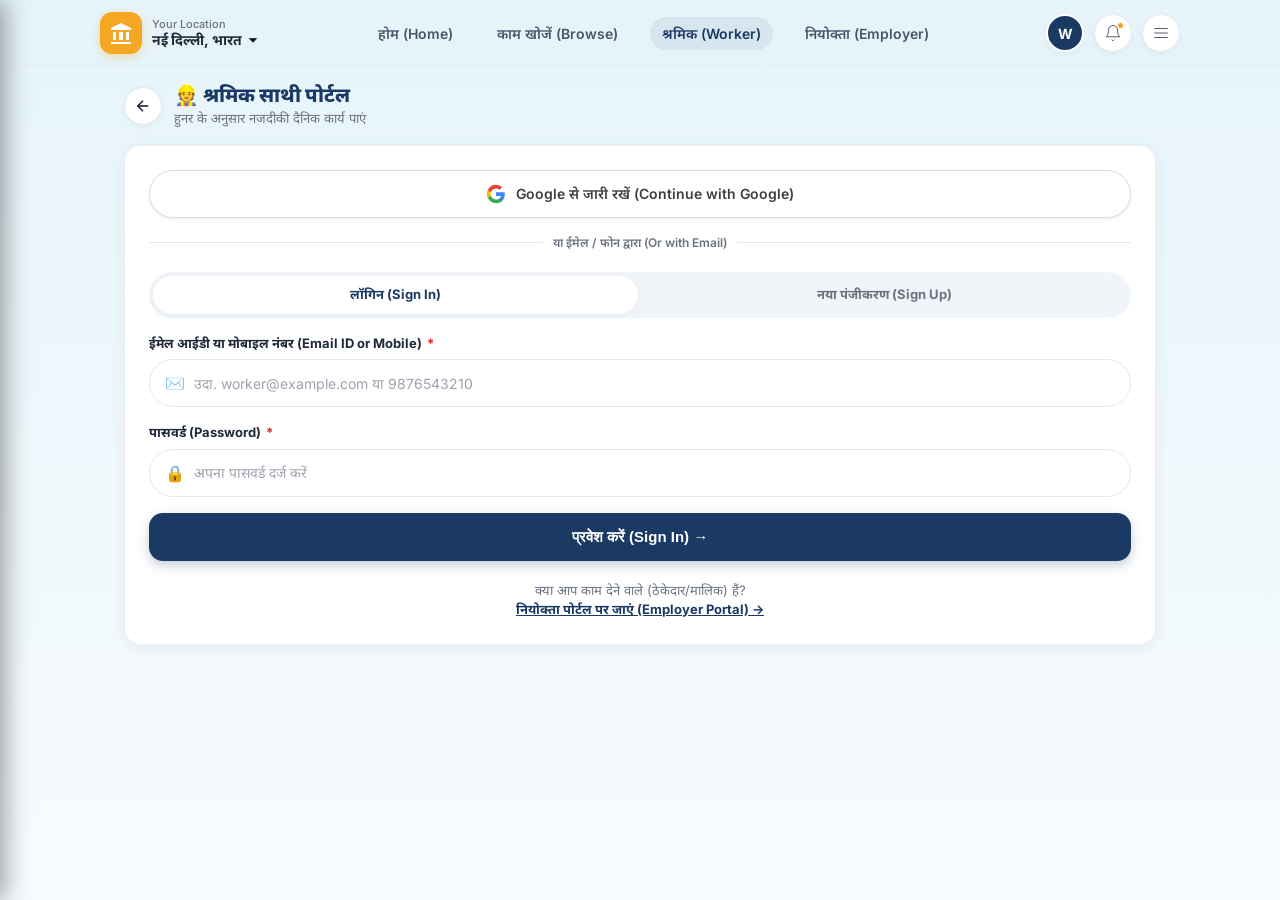
<file: pages/worker-dashboard.html>
<!DOCTYPE html>
<html lang="hi">
<head>
  <meta charset="UTF-8">
  <meta name="viewport" content="width=device-width, initial-scale=1.0, maximum-scale=5.0">
  <title>श्रमिक डैशबोर्ड | Digital Labor Chowk</title>
  
  <!-- PWA Meta Tags -->
  <link rel="manifest" href="../manifest.json">
  <meta name="theme-color" content="#1B3A63">
  <meta name="apple-mobile-web-app-capable" content="yes">
  <link rel="apple-touch-icon" href="../assets/icons/emblem.svg">

  <!-- Google Fonts -->
  <link rel="preconnect" href="https://fonts.googleapis.com">
  <link rel="preconnect" href="https://fonts.gstatic.com" crossorigin>
  <link href="https://fonts.googleapis.com/css2?family=Inter:wght@400;500;600;700;800&family=Noto+Sans+Devanagari:wght@400;500;600;700;800&display=swap" rel="stylesheet">
  
  <!-- Stylesheets -->
  <link rel="stylesheet" href="../css/style.css">
  <link rel="stylesheet" href="../css/components.css">
  <link rel="stylesheet" href="../css/responsive.css">
  <link rel="stylesheet" href="../css/theme.css">

  <style>
    .dash-user-hero {
      background: linear-gradient(135deg, #1B3A63 0%, #254F85 100%);
      color: #FFFFFF;
      border-radius: var(--radius-card);
      padding: 18px;
      margin-bottom: 16px;
      display: flex;
      align-items: center;
      gap: 14px;
      box-shadow: var(--shadow-card);
    }
    .dash-avatar-circle {
      width: 56px;
      height: 56px;
      min-width: 56px;
      border-radius: 50%;
      background: var(--color-orange);
      color: #FFFFFF;
      font-size: 22px;
      font-weight: 800;
      display: flex;
      align-items: center;
      justify-content: center;
      border: 3px solid #FFFFFF;
    }
    .metrics-row {
      display: grid;
      grid-template-columns: repeat(3, 1fr);
      gap: 10px;
      margin-bottom: 20px;
    }
    .metric-box {
      background: #FFFFFF;
      border: 1px solid var(--color-border);
      border-radius: 14px;
      padding: 12px 10px;
      text-align: center;
      box-shadow: var(--shadow-card);
    }
    .metric-number {
      font-size: 20px;
      font-weight: 800;
      color: var(--color-navy);
      line-height: 1.1;
    }
    .metric-lbl {
      font-size: 11px;
      font-weight: 600;
      color: var(--color-muted);
      margin-top: 3px;
    }
    .mobile-app-card {
      background: #FFFFFF;
      border: 1px solid var(--color-border);
      border-radius: 14px;
      padding: 14px;
      margin-bottom: 12px;
      box-shadow: var(--shadow-card);
    }
  </style>
</head>
<body>

  <!-- Hidden Auth Container for JS compatibility -->
  <div id="nav-auth-container" style="display:none;" aria-hidden="true"></div>

  <!-- Shared App Header matching Mobile Screenshot -->
  <header class="app-header">
    <div class="app-header-inner">
      <div class="header-left">
        <a href="../index.html" class="logo-tile" aria-label="Digital Labour Chowk Home">
          <svg viewBox="0 0 24 24"><path d="M12 2L2 7v2h20V7L12 2zm-8 9v8h3v-8H4zm6 0v8h4v-8h-4zm7 0v8h3v-8h-3zM2 21h20v2H2v-2z"/></svg>
        </a>
        <div class="location-block">
          <span class="location-label">Your Location</span>
          <div class="location-dropdown" role="button" tabindex="0" aria-label="Select City">
            <span class="current-location-text">नई दिल्ली, भारत</span>
            <svg viewBox="0 0 24 24"><polyline points="6 9 12 15 18 9"></polyline></svg>
          </div>
        </div>
      </div>

      <nav class="header-desktop-nav" aria-label="Desktop Navigation">
        <a href="../index.html" class="desktop-nav-link">होम (Home)</a>
        <a href="job-search.html" class="desktop-nav-link">काम खोजें (Browse)</a>
        <a href="worker-profile.html" class="desktop-nav-link">मेरी प्रोफाइल (Profile)</a>
        <a href="worker-dashboard.html" class="desktop-nav-link active">डैशबोर्ड (Dashboard)</a>
      </nav>

      <div class="header-right">
        <div class="header-avatar" role="button" tabindex="0" aria-label="User Profile" title="Profile">
          <span>W</span>
        </div>
        <button type="button" class="header-btn header-notif-btn" aria-label="Notifications" title="Notifications">
          <svg viewBox="0 0 24 24"><path d="M18 8A6 6 0 0 0 6 8c0 7-3 9-3 9h18s-3-2-3-9"></path><path d="M13.73 21a2 2 0 0 1-3.46 0"></path></svg>
          <span class="notif-badge-dot"></span>
        </button>
        <button type="button" class="header-btn header-menu-btn" aria-label="Menu" title="Menu">
          <svg viewBox="0 0 24 24"><line x1="3" y1="12" x2="21" y2="12"></line><line x1="3" y1="6" x2="21" y2="6"></line><line x1="3" y1="18" x2="21" y2="18"></line></svg>
        </button>
      </div>
    </div>
  </header>

  <!-- Page Content Container -->
  <main class="app-container">

    <!-- Page Title Row with Back Arrow -->
    <div class="page-title-row">
      <button type="button" class="back-arrow" data-action="back" aria-label="Go Back">
        <svg viewBox="0 0 24 24"><line x1="19" y1="12" x2="5" y2="12"></line><polyline points="12 19 5 12 12 5"></polyline></svg>
      </button>
      <div>
        <h1 class="page-title-text">📊 श्रमिक साथी डैशबोर्ड</h1>
        <div class="page-subtitle-text">आपके आवेदन एवं अनुशंसित रोजगार की स्थिति</div>
      </div>
    </div>

    <!-- Worker Welcome Banner -->
    <div class="dash-user-hero">
      <div class="dash-avatar-circle" id="dash-avatar">W</div>
      <div style="flex:1; overflow:hidden;">
        <h2 id="dash-worker-name" style="font-size:16px; font-weight:800; color:#FFFFFF; margin:0 0 2px 0;">
          नमस्ते, श्रमिक साथी!
        </h2>
        <div style="font-size:12px; color:#E0E7FF; display:flex; flex-wrap:wrap; gap:8px;">
          <span id="dash-worker-skill">🛠️ कारीगर</span>
          <span>•</span>
          <span id="dash-worker-location">📍 भारत</span>
          <span>•</span>
          <span id="dash-worker-phone">📱 मोबाइल</span>
        </div>
      </div>
      <div>
        <a href="worker-profile.html" class="btn btn-sm btn-outline-white" style="border-radius:var(--radius-pill); font-size:11px; padding:4px 10px;">
          एडिट
        </a>
      </div>
    </div>

    <!-- Quick Stats Metrics Row -->
    <div class="metrics-row">
      <div class="metric-box">
        <div class="metric-number" id="metric-apps-count">0</div>
        <div class="metric-lbl">किए गए आवेदन</div>
      </div>
      <div class="metric-box">
        <div class="metric-number" id="metric-matched-jobs">0</div>
        <div class="metric-lbl">अनुकूल कार्य</div>
      </div>
      <div class="metric-box">
        <div class="metric-number" id="metric-profile-pct">0%</div>
        <div class="metric-lbl">प्रोफाइल पूर्णता</div>
      </div>
    </div>

    <!-- Section: Recommended Jobs for Worker -->
    <section style="margin-bottom:24px;">
      <div class="section-head">
        <h2 class="section-head-title">🎯 आपके लिए अनुशंसित कार्य</h2>
        <a href="job-search.html" class="section-head-link">सभी देखें &gt;</a>
      </div>

      <div class="grid-2" id="recommended-jobs-grid">
        <!-- Dynamically rendered -->
      </div>
    </section>

    <!-- Section: My Applications Tracker (Dual View) -->
    <section>
      <div class="section-head">
        <h2 class="section-head-title">📋 मेरे द्वारा किए गए आवेदन</h2>
        <a href="job-search.html" class="section-head-link">+ नया आवेदन</a>
      </div>

      <!-- 1. Desktop Table View -->
      <div class="desktop-only-view">
        <div class="app-card" style="padding:14px; overflow-x:auto;">
          <table class="applications-table" id="applied-jobs-table" style="width:100%; border-collapse:collapse; font-size:13px;">
            <thead>
              <tr style="border-bottom:1.5px solid var(--color-border); text-align:left; color:var(--color-muted); font-size:12px;">
                <th style="padding:10px 8px;">कार्य शीर्षक</th>
                <th style="padding:10px 8px;">नियोक्ता</th>
                <th style="padding:10px 8px;">दिहाड़ी</th>
                <th style="padding:10px 8px;">दिनांक</th>
                <th style="padding:10px 8px;">स्थिति</th>
                <th style="padding:10px 8px;">संपर्क</th>
              </tr>
            </thead>
            <tbody id="applied-jobs-tbody">
              <!-- Dynamically populated -->
            </tbody>
          </table>
        </div>
      </div>

      <!-- 2. Mobile View (Touch Cards) -->
      <div class="mobile-only-view" id="applied-jobs-mobile-cards">
        <!-- Dynamically populated for phones -->
      </div>
    </section>

  </main>

  <!-- Fixed Bottom Navigation (5 slots) -->
  <nav class="bottom-nav" aria-label="Bottom Navigation">
    <a href="../index.html" class="nav-item">
      <svg viewBox="0 0 24 24"><path d="M3 9l9-7 9 7v11a2 2 0 0 1-2 2H5a2 2 0 0 1-2-2z"></path><polyline points="9 22 9 12 15 12 15 22"></polyline></svg>
      <span>होम</span>
    </a>
    <a href="job-search.html" class="nav-item">
      <svg viewBox="0 0 24 24"><circle cx="11" cy="11" r="8"></circle><line x1="21" y1="21" x2="16.65" y2="16.65"></line></svg>
      <span>काम खोजें</span>
    </a>
    <div class="nav-fab-slot">
      <a href="job-search.html" class="fab-search" aria-label="Search Jobs">
        <svg viewBox="0 0 24 24"><circle cx="11" cy="11" r="8"></circle><line x1="21" y1="21" x2="16.65" y2="16.65"></line></svg>
      </a>
    </div>
    <a href="worker-dashboard.html" class="nav-item active">
      <svg viewBox="0 0 24 24"><path d="M3 3v18h18"></path><path d="M18 17V9"></path><path d="M13 17V5"></path><path d="M8 17v-3"></path></svg>
      <span>डैशबोर्ड</span>
    </a>
    <a href="employer-login.html" class="nav-item">
      <svg viewBox="0 0 24 24"><rect x="4" y="2" width="16" height="20" rx="2" ry="2"></rect><line x1="9" y1="22" x2="9" y2="2"></line><line x1="8" y1="6" x2="8.01" y2="6"></line><line x1="16" y1="6" x2="16.01" y2="6"></line><line x1="8" y1="10" x2="8.01" y2="10"></line><line x1="16" y1="10" x2="16.01" y2="10"></line></svg>
      <span>नियोक्ता</span>
    </a>
  </nav>

  <!-- Scripts: Exact Order Preserved + common.js added -->
  <script src="../js/api.js"></script>
  <script src="../js/storage.js"></script>
  <script src="../js/toast.js"></script>
  <script src="../js/auth.js"></script>
  <script src="../js/jobs.js"></script>
  <script src="../js/main.js"></script>
  <script src="../js/common.js"></script>

  <script>
    document.addEventListener('DOMContentLoaded', async () => {
      // Auth Guard
      const isAuthorized = AuthManager.requireAuth('worker', 'worker-login.html');
      if (!isAuthorized) return;

      const worker = AuthManager.getCurrentUser();
      if (!worker) return;

      // Populate Worker Welcome Info
      document.getElementById('dash-worker-name').textContent = `नमस्ते, ${worker.name}!`;
      document.getElementById('dash-avatar').textContent = worker.name ? worker.name.charAt(0).toUpperCase() : 'W';
      document.getElementById('dash-worker-skill').textContent = `🛠️ ${worker.skills && worker.skills.length ? worker.skills[0] : (worker.primarySkill || 'मजदूर')}`;
      document.getElementById('dash-worker-location').textContent = `📍 ${worker.location || 'भारत'}`;
      document.getElementById('dash-worker-phone').textContent = `📱 ${worker.phone}`;

      // Fetch Dashboard Summary from API
      try {
        const summary = await JobManager.getWorkerDashboard(worker.id);
        document.getElementById('metric-apps-count').textContent = summary.applications_count;
        document.getElementById('metric-matched-jobs').textContent = summary.matching_jobs_count;
        document.getElementById('metric-profile-pct').textContent = `${summary.profile_completion_pct}%`;
      } catch (err) {
        console.warn('Dashboard summary fallback');
      }

      // Fetch Applications
      renderWorkerApplications(worker.id);

      // Fetch Matching Jobs
      renderRecommendedJobs(worker);
    });

    async function renderWorkerApplications(workerId) {
      const tbody = document.getElementById('applied-jobs-tbody');
      const mobileCardsContainer = document.getElementById('applied-jobs-mobile-cards');
      
      let apps = [];
      try {
        apps = await JobManager.getApplicationsForWorker(workerId);
      } catch (err) {
        if (typeof StorageDB !== 'undefined') {
          apps = StorageDB.getApplications().filter(a => a.workerId == workerId);
        }
      }
      
      document.getElementById('metric-apps-count').textContent = apps.length;

      if (!apps || apps.length === 0) {
        const emptyHTML = `
          <div class="empty-state" style="background:#FFFFFF; border-radius:var(--radius-card); padding:28px 16px; text-align:center;">
            <div class="empty-icon" style="font-size:32px; margin-bottom:6px;">📭</div>
            <div class="empty-title" style="font-size:15px; font-weight:700; color:var(--color-navy);">कोई आवेदन नहीं मिला</div>
            <p class="empty-desc" style="font-size:12px; color:var(--color-muted); margin-bottom:12px;">आपने अभी तक किसी काम के लिए आवेदन नहीं किया है।</p>
            <a href="job-search.html" class="btn btn-accent btn-sm" style="border-radius:var(--radius-pill); font-size:12px;">काम खोजें और आवेदन करें</a>
          </div>
        `;
        tbody.innerHTML = `<tr><td colspan="6">${emptyHTML}</td></tr>`;
        mobileCardsContainer.innerHTML = emptyHTML;
        return;
      }

      // Desktop Table
      tbody.innerHTML = apps.map(app => {
        const job = app.job || {};
        const jobTitle = job.title || app.jobTitle || 'कार्य';
        const employerName = job.employer_name || app.employerName || 'नियोक्ता';
        const wage = job.wage || app.wage || '700';
        const dateStr = app.applied_at || app.appliedAt || new Date().toISOString();
        const formattedDate = new Date(dateStr).toLocaleDateString('hi-IN', { day:'numeric', month:'short' });
        const st = (app.status || 'applied').toLowerCase();
        
        let statusBadge = '<span class="badge badge-gray">आवेदन भेजा</span>';
        if (st === 'viewed') statusBadge = '<span class="badge badge-blue">देखा गया</span>';
        if (st === 'shortlisted') statusBadge = '<span class="badge badge-saffron">शॉर्टलिस्ट</span>';
        if (st === 'selected') statusBadge = '<span class="badge badge-green">चयनित</span>';
        if (st === 'rejected') statusBadge = '<span class="badge badge-gray">अस्वीकृत</span>';

        const phone = job.contact_phone || app.employerPhone || '';

        return `
          <tr style="border-bottom:1px solid #F1F5F9;">
            <td style="padding:12px 8px; font-weight:700; color:var(--color-navy);">${escapeHTML(jobTitle)}</td>
            <td style="padding:12px 8px;">${escapeHTML(employerName)}</td>
            <td style="padding:12px 8px; font-weight:700; color:var(--color-success);">₹${wage}</td>
            <td style="padding:12px 8px; color:var(--color-muted);">${formattedDate}</td>
            <td style="padding:12px 8px;">${statusBadge}</td>
            <td style="padding:12px 8px;">
              ${phone ? `<a href="tel:${phone}" class="btn btn-sm btn-outline" style="border-radius:var(--radius-pill); font-size:11px; padding:3px 10px;">📞 संपर्क</a>` : '<span style="font-size:11px; color:var(--color-muted);">-</span>'}
            </td>
          </tr>
        `;
      }).join('');

      // Mobile Touch Cards
      mobileCardsContainer.innerHTML = apps.map(app => {
        const job = app.job || {};
        const jobTitle = job.title || app.jobTitle || 'कार्य';
        const employerName = job.employer_name || app.employerName || 'नियोक्ता';
        const wage = job.wage || app.wage || '700';
        const dateStr = app.applied_at || app.appliedAt || new Date().toISOString();
        const formattedDate = new Date(dateStr).toLocaleDateString('hi-IN', { day:'numeric', month:'short' });
        const st = (app.status || 'applied').toLowerCase();

        let statusBadge = '<span class="badge badge-gray" style="font-size:11px;">आवेदन भेजा</span>';
        if (st === 'viewed') statusBadge = '<span class="badge badge-blue" style="font-size:11px;">देखा गया</span>';
        if (st === 'shortlisted') statusBadge = '<span class="badge badge-saffron" style="font-size:11px;">शॉर्टलिस्ट</span>';
        if (st === 'selected') statusBadge = '<span class="badge badge-green" style="font-size:11px;">चयनित</span>';
        if (st === 'rejected') statusBadge = '<span class="badge badge-gray" style="font-size:11px;">अस्वीकृत</span>';

        const phone = job.contact_phone || app.employerPhone || '';

        return `
          <div class="mobile-app-card">
            <div class="flex justify-between items-center mb-1">
              ${statusBadge}
              <span style="font-size:11px; color:var(--color-muted);">${formattedDate}</span>
            </div>
            <h3 style="font-size:14px; font-weight:700; color:var(--color-navy); margin:4px 0 2px 0;">
              ${escapeHTML(jobTitle)}
            </h3>
            <div style="font-size:12px; color:var(--color-muted); margin-bottom:8px;">
              🏢 ${escapeHTML(employerName)} • <strong style="color:var(--color-navy);">₹${wage}/दिन</strong>
            </div>
            ${phone ? `
            <div class="flex justify-end">
              <a href="tel:${phone}" class="btn btn-sm btn-outline btn-block" style="border-radius:var(--radius-pill); font-size:12px; text-align:center; height:36px;">
                📞 ठेकेदार को कॉल करें
              </a>
            </div>` : ''}
          </div>
        `;
      }).join('');
    }

    async function renderRecommendedJobs(worker) {
      const grid = document.getElementById('recommended-jobs-grid');
      const skill = (worker.skills && worker.skills.length) ? worker.skills[0] : (worker.primarySkill || '');
      
      let jobs = [];
      try {
        jobs = await JobManager.filterJobs({ category: skill, limit: 4 });
      } catch (err) {
        if (typeof StorageDB !== 'undefined') {
          jobs = StorageDB.getJobs().filter(j => j.status === 'active').slice(0, 4);
        }
      }

      if (!jobs || jobs.length === 0) {
        grid.innerHTML = '<div class="text-muted" style="font-size:13px; padding:10px;">वर्तमान में कोई सीधा मेल खाता कार्य उपलब्ध नहीं है।</div>';
        return;
      }

      grid.innerHTML = jobs.map(job => createJobCardHTML(job, false, true)).join('');

      // Wire apply buttons
      grid.querySelectorAll('.btn-apply-job').forEach(btn => {
        btn.addEventListener('click', async (e) => {
          const jobId = e.target.getAttribute('data-job-id');
          e.target.disabled = true;
          e.target.textContent = 'आवेदन हो रहा है...';

          const res = await JobManager.applyForJob(jobId);
          if (res.success) {
            showToast('सफलतापूर्वक आवेदन भेजा गया! (Application Sent)', 'success');
            e.target.outerHTML = '<button class="btn btn-sm btn-outline disabled" disabled>✓ आवेदन किया</button>';
            renderWorkerApplications(worker.id);
          } else {
            e.target.disabled = false;
            e.target.textContent = 'आवेदन करें';
            showToast(res.message, 'warning');
          }
        });
      });
    }
  </script>
</body>
</html>
</file>
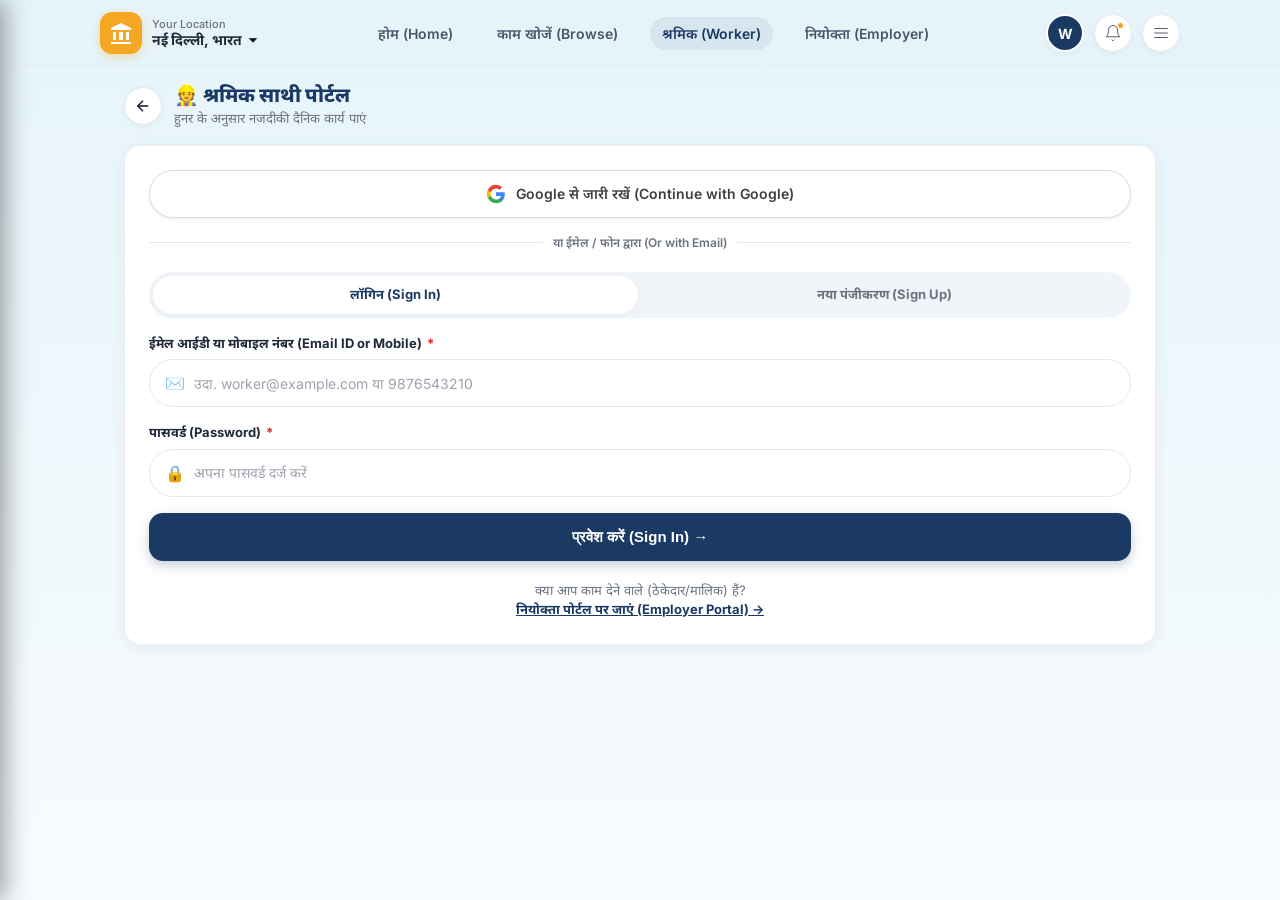
<file: pages/worker-login.html>
<!DOCTYPE html>
<html lang="hi">
<head>
  <meta charset="UTF-8">
  <meta name="viewport" content="width=device-width, initial-scale=1.0, maximum-scale=5.0">
  <title>श्रमिक साथी लॉगिन एवं पंजीकरण | Digital Labor Chowk</title>
  
  <!-- PWA Meta Tags -->
  <link rel="manifest" href="../manifest.json">
  <meta name="theme-color" content="#1B3A63">
  <meta name="apple-mobile-web-app-capable" content="yes">
  <link rel="apple-touch-icon" href="../assets/icons/emblem.svg">

  <!-- Google Fonts -->
  <link rel="preconnect" href="https://fonts.googleapis.com">
  <link rel="preconnect" href="https://fonts.gstatic.com" crossorigin>
  <link href="https://fonts.googleapis.com/css2?family=Inter:wght@400;500;600;700;800&family=Noto+Sans+Devanagari:wght@400;500;600;700;800&display=swap" rel="stylesheet">
  
  <!-- Stylesheets -->
  <link rel="stylesheet" href="../css/style.css">
  <link rel="stylesheet" href="../css/components.css">
  <link rel="stylesheet" href="../css/responsive.css">
  <link rel="stylesheet" href="../css/theme.css">
  <script src="https://accounts.google.com/gsi/client" async defer></script>
</head>
<body>

  <!-- Hidden Auth Container for JS compatibility -->
  <div id="nav-auth-container" style="display:none;" aria-hidden="true"></div>

  <!-- Shared App Header matching Mobile Screenshot -->
  <header class="app-header">
    <div class="app-header-inner">
      <div class="header-left">
        <a href="../index.html" class="logo-tile" aria-label="Digital Labour Chowk Home">
          <svg viewBox="0 0 24 24"><path d="M12 2L2 7v2h20V7L12 2zm-8 9v8h3v-8H4zm6 0v8h4v-8h-4zm7 0v8h3v-8h-3zM2 21h20v2H2v-2z"/></svg>
        </a>
        <div class="location-block">
          <span class="location-label">Your Location</span>
          <div class="location-dropdown" role="button" tabindex="0" aria-label="Select City">
            <span class="current-location-text">नई दिल्ली, भारत</span>
            <svg viewBox="0 0 24 24"><polyline points="6 9 12 15 18 9"></polyline></svg>
          </div>
        </div>
      </div>

      <nav class="header-desktop-nav" aria-label="Desktop Navigation">
        <a href="../index.html" class="desktop-nav-link">होम (Home)</a>
        <a href="job-search.html" class="desktop-nav-link">काम खोजें (Browse)</a>
        <a href="worker-login.html" class="desktop-nav-link active">श्रमिक (Worker)</a>
        <a href="employer-login.html" class="desktop-nav-link">नियोक्ता (Employer)</a>
      </nav>

      <div class="header-right">
        <div class="header-avatar" role="button" tabindex="0" aria-label="User Profile" title="Profile">
          <span>W</span>
        </div>
        <button type="button" class="header-btn header-notif-btn" aria-label="Notifications" title="Notifications">
          <svg viewBox="0 0 24 24"><path d="M18 8A6 6 0 0 0 6 8c0 7-3 9-3 9h18s-3-2-3-9"></path><path d="M13.73 21a2 2 0 0 1-3.46 0"></path></svg>
          <span class="notif-badge-dot"></span>
        </button>
        <button type="button" class="header-btn header-menu-btn" aria-label="Menu" title="Menu">
          <svg viewBox="0 0 24 24"><line x1="3" y1="12" x2="21" y2="12"></line><line x1="3" y1="6" x2="21" y2="6"></line><line x1="3" y1="18" x2="21" y2="18"></line></svg>
        </button>
      </div>
    </div>
  </header>

  <!-- Page Content Container -->
  <main class="app-container">

    <!-- Page Title Row with Back Arrow -->
    <div class="page-title-row">
      <button type="button" class="back-arrow" data-action="back" aria-label="Go Back">
        <svg viewBox="0 0 24 24"><line x1="19" y1="12" x2="5" y2="12"></line><polyline points="12 19 5 12 12 5"></polyline></svg>
      </button>
      <div>
        <h1 class="page-title-text">👷 श्रमिक साथी पोर्टल</h1>
        <div class="page-subtitle-text">हुनर के अनुसार नजदीकी दैनिक कार्य पाएं</div>
      </div>
    </div>

    <!-- Main Card Content -->
    <div class="app-card">
      
      <!-- Google Sign-In Section -->
      <div class="google-auth-container" style="margin-bottom: 20px; text-align: center;">
        <button type="button" id="btn-google-login" class="btn btn-outline btn-block" style="display:flex; align-items:center; justify-content:center; gap:10px; height:46px; border:1px solid #DADCE0; background:#FFFFFF; border-radius:var(--radius-pill); color:#3C4043; font-weight:600; font-size:14px; box-shadow:0 1px 3px rgba(0,0,0,0.08); transition:all 0.2s ease;">
          <svg width="20" height="20" viewBox="0 0 24 24"><path fill="#4285F4" d="M22.56 12.25c0-.78-.07-1.53-.2-2.25H12v4.26h5.92c-.26 1.37-1.04 2.53-2.21 3.31v2.77h3.57c2.08-1.92 3.28-4.74 3.28-8.09z"/><path fill="#34A853" d="M12 23c2.97 0 5.46-.98 7.28-2.66l-3.57-2.77c-.98.66-2.23 1.06-3.71 1.06-2.86 0-5.29-1.93-6.16-4.53H2.18v2.84C3.99 20.53 7.7 23 12 23z"/><path fill="#FBBC05" d="M5.84 14.09c-.22-.66-.35-1.36-.35-2.09s.13-1.43.35-2.09V7.06H2.18C1.43 8.55 1 10.22 1 12s.43 3.45 1.18 4.94l2.85-2.22.81-.63z"/><path fill="#EA4335" d="M12 5.38c1.62 0 3.06.56 4.21 1.64l3.15-3.15C17.45 2.09 14.97 1 12 1 7.7 1 3.99 3.47 2.18 7.06l3.66 2.84c.87-2.6 3.3-4.52 6.16-4.52z"/></svg>
          <span>Google से जारी रखें (Continue with Google)</span>
        </button>
        <div id="g_id_onload"
             data-client_id="dummy-google-client-id.apps.googleusercontent.com"
             data-context="signin"
             data-ux_mode="popup"
             data-callback="handleWorkerGoogleLogin"
             data-auto_prompt="false"
             style="display:none;">
        </div>
        <div style="display:flex; align-items:center; margin:16px 0 10px 0; color:var(--color-muted); font-size:12px;">
          <div style="flex:1; height:1px; background:#E2E8F0;"></div>
          <span style="padding:0 10px; font-weight:600;">या ईमेल / फोन द्वारा (Or with Email)</span>
          <div style="flex:1; height:1px; background:#E2E8F0;"></div>
        </div>
      </div>

      <!-- Segmented Tabs: Login vs Register -->
      <div class="tabs-header" role="tablist">
        <button type="button" class="tab-btn active" id="tab-login" role="tab" aria-selected="true">
          लॉगिन (Sign In)
        </button>
        <button type="button" class="tab-btn" id="tab-signup" role="tab" aria-selected="false">
          नया पंजीकरण (Sign Up)
        </button>
      </div>

      <!-- 1. LOGIN FORM -->
      <form id="form-worker-login" class="tab-pane active" novalidate>
        <div class="form-group" id="grp-login-email">
          <label class="form-label" for="login-email">
            ईमेल आईडी या मोबाइल नंबर (Email ID or Mobile) <span class="req">*</span>
          </label>
          <div class="input-icon-wrapper">
            <span class="input-icon">✉️</span>
            <input 
              type="text" 
              id="login-email" 
              class="form-input input-with-icon" 
              placeholder="उदा. worker@example.com या 9876543210" 
              required 
            />
          </div>
          <div class="form-error-msg" id="err-login-email">कृपया मान्य ईमेल आईडी या मोबाइल नंबर दर्ज करें।</div>
        </div>

        <div class="form-group" id="grp-login-password">
          <label class="form-label" for="login-password">
            पासवर्ड (Password) <span class="req">*</span>
          </label>
          <div class="input-icon-wrapper">
            <span class="input-icon">🔒</span>
            <input 
              type="password" 
              id="login-password" 
              class="form-input input-with-icon" 
              placeholder="अपना पासवर्ड दर्ज करें" 
              required 
            />
          </div>
          <div class="form-error-msg" id="err-login-password">कृपया अपना पासवर्ड दर्ज करें।</div>
        </div>

        <button type="submit" class="btn-primary-submit mt-4">
          प्रवेश करें (Sign In) &rarr;
        </button>
      </form>

      <!-- 2. SIGN UP FORM -->
      <form id="form-worker-signup" class="tab-pane" novalidate>
        <div class="form-group" id="grp-reg-name">
          <label class="form-label" for="reg-name">
            पूरा नाम (Full Name) <span class="req">*</span>
          </label>
          <div class="input-icon-wrapper">
            <span class="input-icon">👤</span>
            <input 
              type="text" 
              id="reg-name" 
              class="form-input input-with-icon" 
              placeholder="उदा. रमेश कुमार / Ramesh Kumar" 
              required 
            />
          </div>
          <div class="form-error-msg" id="err-reg-name">कृपया अपना पूरा नाम दर्ज करें।</div>
        </div>

        <div class="form-group" id="grp-reg-email">
          <label class="form-label" for="reg-email">
            ईमेल आईडी (Email ID) <span class="req">*</span>
          </label>
          <div class="input-icon-wrapper">
            <span class="input-icon">✉️</span>
            <input 
              type="email" 
              id="reg-email" 
              class="form-input input-with-icon" 
              placeholder="उदा. worker@example.com" 
              required 
            />
          </div>
          <div class="form-error-msg" id="err-reg-email">कृपया एक मान्य ईमेल आईडी दर्ज करें।</div>
        </div>

        <div class="form-group" id="grp-reg-phone">
          <label class="form-label" for="reg-phone">
            मोबाइल नंबर (10-Digit Mobile)
          </label>
          <div class="input-icon-wrapper">
            <span class="input-icon">📱</span>
            <input 
              type="tel" 
              id="reg-phone" 
              class="form-input input-with-icon" 
              placeholder="10 अंकों का मोबाइल नंबर (वैकल्पिक)" 
              maxlength="10" 
            />
          </div>
          <div class="form-error-msg" id="err-reg-phone">कृपया 10 अंकों का सही मोबाइल नंबर दर्ज करें।</div>
        </div>

        <div class="form-group" id="grp-reg-password">
          <label class="form-label" for="reg-password">
            पासवर्ड बनाएं (Create Password) <span class="req">*</span>
          </label>
          <div class="input-icon-wrapper">
            <span class="input-icon">🔒</span>
            <input 
              type="password" 
              id="reg-password" 
              class="form-input input-with-icon" 
              placeholder="कम से कम 4 अक्षर या अंक" 
              required 
            />
          </div>
          <div class="form-error-msg" id="err-reg-password">पासवर्ड कम से कम 4 अक्षरों का होना चाहिए।</div>
        </div>

        <div class="form-group" id="grp-reg-skill">
          <label class="form-label" for="reg-skill">
            मुख्य ट्रेड/कौशल (Primary Skill) <span class="req">*</span>
          </label>
          <select id="reg-skill" class="form-select" required>
            <option value="">-- अपना ट्रेड चुनें --</option>
            <option value="Mason / राजमिस्त्री">🧱 राजमिस्त्री (Mason)</option>
            <option value="Electrician / इलेक्ट्रीशियन">⚡ इलेक्ट्रीशियन (Electrician)</option>
            <option value="Plumber / प्लंबर">🔧 प्लंबर (Plumber)</option>
            <option value="Carpenter / बढ़ई">🪚 बढ़ई (Carpenter)</option>
            <option value="Painter / पेंटर">🎨 पेंटर (Painter)</option>
            <option value="Welder / वेल्डर">🔥 वेल्डर (Welder)</option>
            <option value="Tile & Marble Worker / टाइल कारीगर">🏛️ टाइल/मार्बल कारीगर</option>
            <option value="General Labor / मजदूर">👷 मजदूर / हेल्पर (General Labor)</option>
            <option value="Driver & Loader / ड्राइवर">🚚 ड्राइवर एवं लोडर</option>
          </select>
          <div class="form-error-msg" id="err-reg-skill">कृपया अपना प्राथमिक ट्रेड चुनें।</div>
        </div>

        <div class="form-row flex gap-3">
          <div class="form-group" style="flex:1;" id="grp-reg-location">
            <label class="form-label" for="reg-location">
              शहर / जिला (City) <span class="req">*</span>
            </label>
            <select id="reg-location" class="form-select" required>
              <option value="">-- शहर चुनें --</option>
              <option value="New Delhi / नई दिल्ली">नई दिल्ली (New Delhi)</option>
              <option value="Noida / नोएडा">नोएडा (Noida)</option>
              <option value="Gurugram / गुरुग्राम">गुरुग्राम (Gurugram)</option>
              <option value="Jaipur / जयपुर">जयपुर (Jaipur)</option>
              <option value="Lucknow / लखनऊ">लखनऊ (Lucknow)</option>
              <option value="Mumbai / मुंबई">मुंबई (Mumbai)</option>
              <option value="Bengaluru / बेंगलुरु">बेंगलुरु (Bengaluru)</option>
              <option value="Patna / पटना">पटना (Patna)</option>
            </select>
            <div class="form-error-msg" id="err-reg-location">कृपया शहर चुनें।</div>
          </div>

          <div class="form-group" style="flex:1;">
            <label class="form-label" for="reg-experience">
              अनुभव (Years)
            </label>
            <select id="reg-experience" class="form-select">
              <option value="1">1 वर्ष</option>
              <option value="2">2 वर्ष</option>
              <option value="3">3 वर्ष</option>
              <option value="5" selected>5 वर्ष</option>
              <option value="7">7 वर्ष</option>
              <option value="10">10+ वर्ष</option>
            </select>
          </div>
        </div>

        <div class="form-group">
          <label class="form-label" for="reg-wage">
            अपेक्षित दैनिक दिहाड़ी (Expected Daily Wage ₹)
          </label>
          <div class="input-icon-wrapper">
            <span class="input-icon">₹</span>
            <input 
              type="number" 
              id="reg-wage" 
              class="form-input input-with-icon" 
              placeholder="उदा. 800" 
              value="800" 
              min="300" 
              max="5000" 
            />
          </div>
        </div>

        <button type="submit" class="btn-primary-submit mt-4">
          खाता बनाएं एवं काम खोजें (Register) &rarr;
        </button>
      </form>

      <div style="text-align:center; margin-top:20px; font-size:13px; color:var(--color-muted);">
        क्या आप काम देने वाले (ठेकेदार/मालिक) हैं? <br>
        <a href="employer-login.html" style="color:var(--color-navy); font-weight:700; text-decoration:underline;">
          नियोक्ता पोर्टल पर जाएं (Employer Portal) &rarr;
        </a>
      </div>
    </div>

  </main>

  <!-- Fixed Bottom Navigation (5 slots) -->
  <nav class="bottom-nav" aria-label="Bottom Navigation">
    <a href="../index.html" class="nav-item">
      <svg viewBox="0 0 24 24"><path d="M3 9l9-7 9 7v11a2 2 0 0 1-2 2H5a2 2 0 0 1-2-2z"></path><polyline points="9 22 9 12 15 12 15 22"></polyline></svg>
      <span>होम</span>
    </a>
    <a href="job-search.html" class="nav-item">
      <svg viewBox="0 0 24 24"><circle cx="11" cy="11" r="8"></circle><line x1="21" y1="21" x2="16.65" y2="16.65"></line></svg>
      <span>काम खोजें</span>
    </a>
    <div class="nav-fab-slot">
      <a href="job-search.html" class="fab-search" aria-label="Search Jobs">
        <svg viewBox="0 0 24 24"><circle cx="11" cy="11" r="8"></circle><line x1="21" y1="21" x2="16.65" y2="16.65"></line></svg>
      </a>
    </div>
    <a href="worker-login.html" class="nav-item active">
      <svg viewBox="0 0 24 24"><path d="M20 21v-2a4 4 0 0 0-4-4H8a4 4 0 0 0-4 4v2"></path><circle cx="12" cy="7" r="4"></circle></svg>
      <span>लॉगिन</span>
    </a>
    <a href="employer-login.html" class="nav-item">
      <svg viewBox="0 0 24 24"><rect x="4" y="2" width="16" height="20" rx="2" ry="2"></rect><line x1="9" y1="22" x2="9" y2="2"></line><line x1="8" y1="6" x2="8.01" y2="6"></line><line x1="16" y1="6" x2="16.01" y2="6"></line><line x1="8" y1="10" x2="8.01" y2="10"></line><line x1="16" y1="10" x2="16.01" y2="10"></line></svg>
      <span>नियोक्ता</span>
    </a>
  </nav>

  <!-- Scripts: Exact Order Preserved + common.js added -->
  <script src="../js/api.js"></script>
  <script src="../js/storage.js"></script>
  <script src="../js/toast.js"></script>
  <script src="../js/auth.js"></script>
  <script src="../js/jobs.js"></script>
  <script src="../js/main.js"></script>
  <script src="../js/common.js"></script>

  <script>
    document.addEventListener('DOMContentLoaded', () => {
      // If already logged in as worker, redirect to dashboard
      const session = AuthManager.getSession();
      if (session && session.role === 'worker') {
        window.location.href = 'worker-dashboard.html';
        return;
      }

      // Tab toggle handling
      const tabLogin = document.getElementById('tab-login');
      const tabSignup = document.getElementById('tab-signup');
      const formLogin = document.getElementById('form-worker-login');
      const formSignup = document.getElementById('form-worker-signup');

      tabLogin.addEventListener('click', () => {
        tabLogin.classList.add('active');
        tabLogin.setAttribute('aria-selected', 'true');
        tabSignup.classList.remove('active');
        tabSignup.setAttribute('aria-selected', 'false');
        formLogin.classList.add('active');
        formSignup.classList.remove('active');
      });

      tabSignup.addEventListener('click', () => {
        tabSignup.classList.add('active');
        tabSignup.setAttribute('aria-selected', 'true');
        tabLogin.classList.remove('active');
        tabLogin.setAttribute('aria-selected', 'false');
        formSignup.classList.add('active');
        formLogin.classList.remove('active');
      });

      // Google Sign-In Callback
      window.handleWorkerGoogleLogin = async (response) => {
        if (!response || !response.credential) {
          showToast('Google प्रमाणीकरण विफल (Google authentication failed)', 'error');
          return;
        }
        showToast('Google से सत्यापन हो रहा है...', 'info');
        const res = await AuthManager.loginWithGoogle(response.credential, 'worker', 'worker');
        if (res.success) {
          showToast(`स्वागत है ${res.user.name}! (Google Login Success)`, 'success');
          setTimeout(() => {
            window.location.href = 'worker-dashboard.html';
          }, 600);
        } else {
          showToast(res.message || 'Google लॉगिन विफल।', 'error');
        }
      };

      // Google Sign-In Button Trigger
      const btnGoogleLogin = document.getElementById('btn-google-login');
      if (btnGoogleLogin) {
        btnGoogleLogin.addEventListener('click', () => {
          if (window.google && window.google.accounts && window.google.accounts.id) {
            window.google.accounts.id.prompt();
          } else {
            // Interactive email prompt if GSI client is not configured with external credentials
            const testEmail = prompt("अपना Google Email ID दर्ज करें (Enter your Google Email):", "worker@gmail.com");
            if (testEmail && testEmail.trim()) {
              const fakeJwt = btoa(JSON.stringify({ alg: "HS256" })) + "." +
                btoa(JSON.stringify({ sub: "google-usr-" + Date.now(), email: testEmail.trim(), name: testEmail.split('@')[0], picture: "" })) +
                ".dummy_sig";
              window.handleWorkerGoogleLogin({ credential: fakeJwt });
            }
          }
        });
      }

      // Handle Login Submit
      formLogin.addEventListener('submit', async (e) => {
        e.preventDefault();
        const identifier = document.getElementById('login-email').value.trim();
        const password = document.getElementById('login-password').value;

        // Reset errors
        document.getElementById('grp-login-email').classList.remove('has-error');
        document.getElementById('grp-login-password').classList.remove('has-error');

        let hasError = false;
        if (!identifier) {
          document.getElementById('grp-login-email').classList.add('has-error');
          hasError = true;
        }
        if (!password) {
          document.getElementById('grp-login-password').classList.add('has-error');
          hasError = true;
        }

        if (hasError) return;

        const submitBtn = formLogin.querySelector('button[type="submit"]');
        submitBtn.disabled = true;
        submitBtn.textContent = 'जांच हो रही है...';

        const res = await AuthManager.login(identifier, password, 'worker');
        if (res.success) {
          showToast(`स्वागत है, ${res.user.name}!`, 'success');
          setTimeout(() => {
            window.location.href = 'worker-dashboard.html';
          }, 600);
        } else {
          showToast(res.message, 'error');
          submitBtn.disabled = false;
          submitBtn.textContent = 'प्रवेश करें (Sign In) →';
        }
      });

      // Handle Sign Up Submit
      formSignup.addEventListener('submit', async (e) => {
        e.preventDefault();
        const name = document.getElementById('reg-name').value.trim();
        const email = document.getElementById('reg-email').value.trim();
        const phone = document.getElementById('reg-phone').value.trim();
        const password = document.getElementById('reg-password').value;
        const primarySkill = document.getElementById('reg-skill').value;
        const location = document.getElementById('reg-location').value;
        const experience = document.getElementById('reg-experience').value;
        const dailyWage = document.getElementById('reg-wage').value;

        // Reset error classes
        ['name', 'email', 'phone', 'password', 'skill', 'location'].forEach(field => {
          const el = document.getElementById(`grp-reg-${field}`);
          if (el) el.classList.remove('has-error');
        });

        let hasError = false;
        if (!name) {
          document.getElementById('grp-reg-name').classList.add('has-error');
          hasError = true;
        }
        if (!email || !AuthManager.isValidEmail(email)) {
          document.getElementById('grp-reg-email').classList.add('has-error');
          hasError = true;
        }
        if (phone && !AuthManager.isValidPhone(phone)) {
          document.getElementById('grp-reg-phone').classList.add('has-error');
          hasError = true;
        }
        if (!password || password.length < 4) {
          document.getElementById('grp-reg-password').classList.add('has-error');
          hasError = true;
        }
        if (!primarySkill) {
          document.getElementById('grp-reg-skill').classList.add('has-error');
          hasError = true;
        }
        if (!location) {
          document.getElementById('grp-reg-location').classList.add('has-error');
          hasError = true;
        }

        if (hasError) return;

        const submitBtn = formSignup.querySelector('button[type="submit"]');
        submitBtn.disabled = true;
        submitBtn.textContent = 'खाता बनाया जा रहा है...';

        const res = await AuthManager.registerWorker({
          name, email, phone, password, primarySkill, location, experience, dailyWage
        });

        if (res.success) {
          showToast('पंजीकरण सफल! आपका श्रमिक खाता तैयार है।', 'success');
          setTimeout(() => {
            window.location.href = 'worker-dashboard.html';
          }, 800);
        } else {
          showToast(res.message, 'error');
          submitBtn.disabled = false;
          submitBtn.textContent = 'खाता बनाएं एवं काम खोजें (Register) →';
        }
      });
    });
  </script>
</body>
</html>
</file>
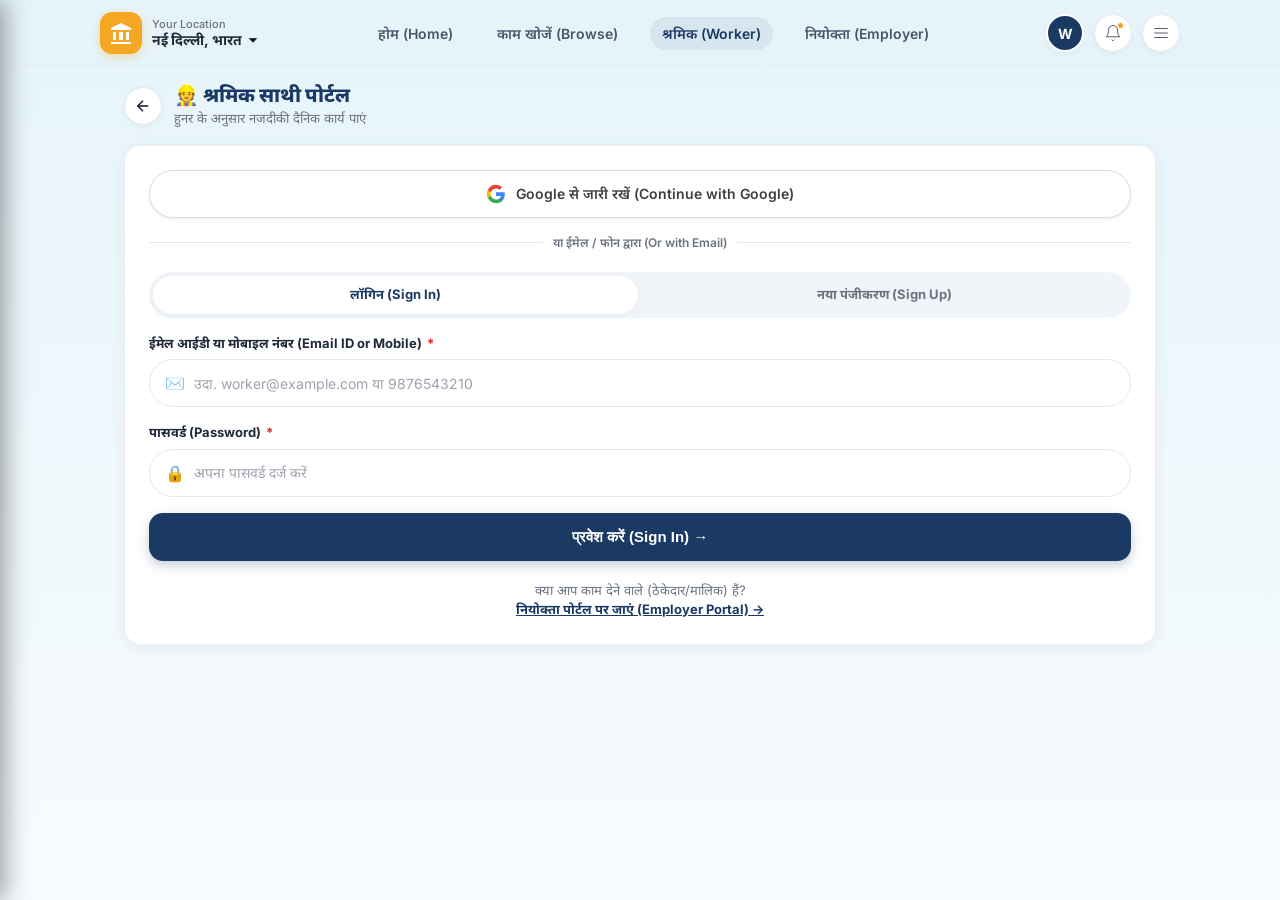
<file: pages/worker-profile.html>
<!DOCTYPE html>
<html lang="hi">
<head>
  <meta charset="UTF-8">
  <meta name="viewport" content="width=device-width, initial-scale=1.0, maximum-scale=5.0">
  <title>श्रमिक प्रोफाइल | Digital Labor Chowk</title>
  
  <!-- PWA Meta Tags -->
  <link rel="manifest" href="../manifest.json">
  <meta name="theme-color" content="#1B3A63">
  <meta name="apple-mobile-web-app-capable" content="yes">
  <link rel="apple-touch-icon" href="../assets/icons/emblem.svg">
  
  <!-- Google Fonts -->
  <link rel="preconnect" href="https://fonts.googleapis.com">
  <link rel="preconnect" href="https://fonts.gstatic.com" crossorigin>
  <link href="https://fonts.googleapis.com/css2?family=Inter:wght@400;500;600;700;800&family=Noto+Sans+Devanagari:wght@400;500;600;700;800&display=swap" rel="stylesheet">

  <!-- Stylesheets -->
  <link rel="stylesheet" href="../css/style.css">
  <link rel="stylesheet" href="../css/components.css">
  <link rel="stylesheet" href="../css/responsive.css">
  <link rel="stylesheet" href="../css/theme.css">

  <style>
    .profile-hero-card {
      background: linear-gradient(135deg, #1B3A63 0%, #254F85 100%);
      border-radius: var(--radius-card);
      color: #FFFFFF;
      padding: 20px;
      margin-bottom: 16px;
      display: flex;
      align-items: center;
      gap: 16px;
      box-shadow: var(--shadow-card);
    }
    .profile-avatar-circle {
      width: 64px;
      height: 64px;
      min-width: 64px;
      border-radius: 50%;
      background: var(--color-orange);
      color: #FFFFFF;
      font-size: 26px;
      font-weight: 800;
      display: flex;
      align-items: center;
      justify-content: center;
      border: 3px solid #FFFFFF;
      box-shadow: var(--shadow-sm);
    }
    .skill-chip {
      background: #FFFFFF;
      border: 1.5px solid var(--color-border);
      border-radius: var(--radius-pill);
      padding: 6px 14px;
      font-size: 12px;
      font-weight: 600;
      color: var(--color-text);
      cursor: pointer;
      display: inline-flex;
      align-items: center;
      gap: 6px;
      transition: all 0.15s ease;
      user-select: none;
    }
    .skill-chip.selected {
      background: #FFF7ED;
      border-color: var(--color-orange);
      color: #9A3412;
      box-shadow: 0 2px 6px rgba(245, 166, 35, 0.2);
    }
  </style>
</head>
<body>

  <!-- Hidden Auth Container for JS compatibility -->
  <div id="nav-auth-container" style="display:none;" aria-hidden="true"></div>

  <!-- Shared App Header matching Mobile Screenshot -->
  <header class="app-header">
    <div class="app-header-inner">
      <div class="header-left">
        <a href="../index.html" class="logo-tile" aria-label="Digital Labour Chowk Home">
          <svg viewBox="0 0 24 24"><path d="M12 2L2 7v2h20V7L12 2zm-8 9v8h3v-8H4zm6 0v8h4v-8h-4zm7 0v8h3v-8h-3zM2 21h20v2H2v-2z"/></svg>
        </a>
        <div class="location-block">
          <span class="location-label">Your Location</span>
          <div class="location-dropdown" role="button" tabindex="0" aria-label="Select City">
            <span class="current-location-text">नई दिल्ली, भारत</span>
            <svg viewBox="0 0 24 24"><polyline points="6 9 12 15 18 9"></polyline></svg>
          </div>
        </div>
      </div>

      <nav class="header-desktop-nav" aria-label="Desktop Navigation">
        <a href="../index.html" class="desktop-nav-link">होम (Home)</a>
        <a href="job-search.html" class="desktop-nav-link">काम खोजें (Browse)</a>
        <a href="worker-profile.html" class="desktop-nav-link active">मेरी प्रोफाइल (Profile)</a>
        <a href="worker-dashboard.html" class="desktop-nav-link">डैशबोर्ड (Dashboard)</a>
      </nav>

      <div class="header-right">
        <div class="header-avatar" role="button" tabindex="0" aria-label="User Profile" title="Profile">
          <span>W</span>
        </div>
        <button type="button" class="header-btn header-notif-btn" aria-label="Notifications" title="Notifications">
          <svg viewBox="0 0 24 24"><path d="M18 8A6 6 0 0 0 6 8c0 7-3 9-3 9h18s-3-2-3-9"></path><path d="M13.73 21a2 2 0 0 1-3.46 0"></path></svg>
          <span class="notif-badge-dot"></span>
        </button>
        <button type="button" class="header-btn header-menu-btn" aria-label="Menu" title="Menu">
          <svg viewBox="0 0 24 24"><line x1="3" y1="12" x2="21" y2="12"></line><line x1="3" y1="6" x2="21" y2="6"></line><line x1="3" y1="18" x2="21" y2="18"></line></svg>
        </button>
      </div>
    </div>
  </header>

  <!-- Page Content Container -->
  <main class="app-container">

    <!-- Page Title Row with Back Arrow -->
    <div class="page-title-row">
      <button type="button" class="back-arrow" data-action="back" aria-label="Go Back">
        <svg viewBox="0 0 24 24"><line x1="19" y1="12" x2="5" y2="12"></line><polyline points="12 19 5 12 12 5"></polyline></svg>
      </button>
      <div>
        <h1 class="page-title-text">👤 मेरी श्रमिक प्रोफाइल</h1>
        <div class="page-subtitle-text">अपनी जानकारी और ट्रेड विवरण को अद्यतित रखें</div>
      </div>
    </div>

    <!-- Profile Completion Progress Card -->
    <div class="app-card" style="padding:14px 18px; margin-bottom:14px;">
      <div class="flex justify-between items-center mb-1">
        <span style="font-size:13px; font-weight:700; color:var(--color-navy);">📊 प्रोफाइल पूर्णता (Completion)</span>
        <span id="profile-progress-pct" style="font-size:14px; font-weight:800; color:var(--color-orange);">80%</span>
      </div>
      <div style="background:#E2E8F0; height:8px; border-radius:4px; overflow:hidden;">
        <div id="profile-progress-bar" style="background:var(--color-orange); height:100%; width:80%; transition:width 0.3s ease;"></div>
      </div>
    </div>

    <!-- Profile Hero Card -->
    <div class="profile-hero-card">
      <div class="profile-avatar-circle" id="prof-avatar-letter">W</div>
      <div style="flex:1; overflow:hidden;">
        <h2 id="prof-display-name" style="font-size:17px; font-weight:800; color:#FFFFFF; margin:0 0 4px 0; white-space:nowrap; overflow:hidden; text-overflow:ellipsis;">
          श्रमिक साथी
        </h2>
        <div style="font-size:12px; color:#E0E7FF; display:flex; flex-direction:column; gap:2px;">
          <span id="prof-display-skill">🛠️ मुख्य ट्रेड</span>
          <span id="prof-display-phone">📱 संपर्क विवरण</span>
          <span id="prof-display-loc">📍 स्थान</span>
        </div>
        <div style="margin-top:6px;">
          <span class="badge badge-green" id="prof-status-badge" style="font-size:11px; padding:2px 8px;">
            🟢 काम के लिए उपलब्ध
          </span>
        </div>
      </div>
    </div>

    <!-- Editable Profile Form Inside App Card -->
    <div class="app-card">
      <h3 style="font-size:15px; font-weight:800; color:var(--color-navy); margin:0 0 16px 0;">
        ✏️ प्रोफाइल विवरण संपादित करें
      </h3>

      <form id="form-worker-profile" novalidate>
        
        <div class="form-row flex gap-3">
          <div class="form-group" style="flex:1;">
            <label class="form-label" for="edit-name">
              पूरा नाम (Full Name) <span class="req">*</span>
            </label>
            <input type="text" id="edit-name" class="form-input" required />
          </div>

          <div class="form-group" style="flex:1;">
            <label class="form-label" for="edit-phone">
              मोबाइल नंबर
            </label>
            <input type="tel" id="edit-phone" class="form-input" disabled style="background:#F1F5F9; cursor:not-allowed;" />
          </div>
        </div>

        <div class="form-row flex gap-3">
          <div class="form-group" style="flex:1;">
            <label class="form-label" for="edit-primary-skill">
              मुख्य ट्रेड (Primary Skill) <span class="req">*</span>
            </label>
            <select id="edit-primary-skill" class="form-select" required>
              <option value="Mason / राजमिस्त्री">🧱 राजमिस्त्री (Mason)</option>
              <option value="Electrician / इलेक्ट्रीशियन">⚡ इलेक्ट्रीशियन (Electrician)</option>
              <option value="Plumber / प्लंबर">🔧 प्लंबर (Plumber)</option>
              <option value="Carpenter / बढ़ई">🪚 बढ़ई (Carpenter)</option>
              <option value="Painter / पेंटर">🎨 पेंटर (Painter)</option>
              <option value="Welder / वेल्डर">🔥 वेल्डर (Welder)</option>
              <option value="Tile & Marble Worker / टाइल कारीगर">🏛️ टाइल/मार्बल कारीगर</option>
              <option value="General Labor / मजदूर">👷 मजदूर / हेल्पर (General Labor)</option>
              <option value="Driver & Loader / ड्राइवर">🚚 ड्राइवर एवं लोडर</option>
            </select>
          </div>

          <div class="form-group" style="flex:1;">
            <label class="form-label" for="edit-location">
              शहर (City) <span class="req">*</span>
            </label>
            <select id="edit-location" class="form-select" required>
              <option value="New Delhi / नई दिल्ली">नई दिल्ली (New Delhi)</option>
              <option value="Noida / नोएडा">नोएडा (Noida)</option>
              <option value="Gurugram / गुरुग्राम">गुरुग्राम (Gurugram)</option>
              <option value="Jaipur / जयपुर">जयपुर (Jaipur)</option>
              <option value="Lucknow / लखनऊ">लखनऊ (Lucknow)</option>
              <option value="Mumbai / मुंबई">मुंबई (Mumbai)</option>
              <option value="Bengaluru / बेंगलुरु">बेंगलुरु (Bengaluru)</option>
              <option value="Patna / पटना">पटना (Patna)</option>
            </select>
          </div>
        </div>

        <!-- Secondary Skills Chips -->
        <div class="form-group">
          <label class="form-label">
            अन्य कौशल टैग (Other Skills)
            <span style="font-size:11px; color:var(--color-muted); font-weight:normal;">— जिन कार्यों का अनुभव है उन पर क्लिक करें</span>
          </label>
          <div class="flex flex-wrap gap-2" id="skills-selector-container" style="margin-top:6px;">
            <!-- Dynamically populated chips -->
          </div>
        </div>

        <div class="form-row flex gap-3">
          <div class="form-group" style="flex:1;">
            <label class="form-label" for="edit-experience">कार्य अनुभव (Experience)</label>
            <select id="edit-experience" class="form-select">
              <option value="1">1 वर्ष</option>
              <option value="2">2 वर्ष</option>
              <option value="3">3 वर्ष</option>
              <option value="4">4 वर्ष</option>
              <option value="5">5 वर्ष</option>
              <option value="7">7 वर्ष</option>
              <option value="10">10+ वर्ष</option>
            </select>
          </div>

          <div class="form-group" style="flex:1;">
            <label class="form-label" for="edit-dailywage">अपेक्षित दैनिक दिहाड़ी (₹)</label>
            <div class="input-icon-wrapper">
              <span class="input-icon">₹</span>
              <input type="number" id="edit-dailywage" class="form-input input-with-icon" min="300" max="5000" />
            </div>
          </div>

          <div class="form-group" style="flex:1;">
            <label class="form-label" for="edit-availability">उपलब्धता (Status)</label>
            <select id="edit-availability" class="form-select">
              <option value="available">🟢 उपलब्ध (Available)</option>
              <option value="busy">🔴 व्यस्त (Busy)</option>
            </select>
          </div>
        </div>

        <div class="form-group">
          <label class="form-label" for="edit-bio">
            अपने कार्य का संक्षिप्त विवरण (Bio)
          </label>
          <textarea 
            id="edit-bio" 
            class="form-textarea" 
            placeholder="उदा. 7 साल का चिनाई और प्लास्टर का अनुभव। समय पर कार्य पूर्ण करने की गारंटी..."
          ></textarea>
        </div>

        <div class="flex justify-between items-center gap-3 mt-4">
          <a href="worker-dashboard.html" class="btn btn-outline" style="border-radius:var(--radius-btn); height:48px; padding:0 16px;">
            &larr; डैशबोर्ड
          </a>
          <button type="submit" class="btn-primary-submit" style="flex:1;">
            💾 प्रोफाइल सुरक्षित करें (Save)
          </button>
        </div>
      </form>
    </div>

  </main>

  <!-- Fixed Bottom Navigation (5 slots) -->
  <nav class="bottom-nav" aria-label="Bottom Navigation">
    <a href="../index.html" class="nav-item">
      <svg viewBox="0 0 24 24"><path d="M3 9l9-7 9 7v11a2 2 0 0 1-2 2H5a2 2 0 0 1-2-2z"></path><polyline points="9 22 9 12 15 12 15 22"></polyline></svg>
      <span>होम</span>
    </a>
    <a href="job-search.html" class="nav-item">
      <svg viewBox="0 0 24 24"><circle cx="11" cy="11" r="8"></circle><line x1="21" y1="21" x2="16.65" y2="16.65"></line></svg>
      <span>काम खोजें</span>
    </a>
    <div class="nav-fab-slot">
      <a href="job-search.html" class="fab-search" aria-label="Search Jobs">
        <svg viewBox="0 0 24 24"><circle cx="11" cy="11" r="8"></circle><line x1="21" y1="21" x2="16.65" y2="16.65"></line></svg>
      </a>
    </div>
    <a href="worker-profile.html" class="nav-item active">
      <svg viewBox="0 0 24 24"><path d="M20 21v-2a4 4 0 0 0-4-4H8a4 4 0 0 0-4 4v2"></path><circle cx="12" cy="7" r="4"></circle></svg>
      <span>प्रोफाइल</span>
    </a>
    <a href="employer-login.html" class="nav-item">
      <svg viewBox="0 0 24 24"><rect x="4" y="2" width="16" height="20" rx="2" ry="2"></rect><line x1="9" y1="22" x2="9" y2="2"></line><line x1="8" y1="6" x2="8.01" y2="6"></line><line x1="16" y1="6" x2="16.01" y2="6"></line><line x1="8" y1="10" x2="8.01" y2="10"></line><line x1="16" y1="10" x2="16.01" y2="10"></line></svg>
      <span>नियोक्ता</span>
    </a>
  </nav>

  <!-- Scripts: Exact Order Preserved + common.js added -->
  <script src="../js/storage.js"></script>
  <script src="../js/api.js"></script>
  <script src="../js/toast.js"></script>
  <script src="../js/auth.js"></script>
  <script src="../js/jobs.js"></script>
  <script src="../js/main.js"></script>
  <script src="../js/common.js"></script>

  <script>
    let currentWorker = null;
    let selectedSkills = [];

    document.addEventListener('DOMContentLoaded', async () => {
      const isAuthorized = AuthManager.requireAuth('worker', 'worker-login.html');
      if (!isAuthorized) return;

      currentWorker = AuthManager.getCurrentUser();
      if (!currentWorker) return;

      // Fetch freshest profile from backend if possible
      try {
        if (window.apiClient && currentWorker.id) {
          const freshProfile = await window.apiClient.getWorkerProfile(currentWorker.id);
          if (freshProfile) {
            currentWorker = freshProfile;
            window.apiClient.setUser(freshProfile);
          }
        }
      } catch (e) {
        console.warn('Could not fetch latest worker profile:', e);
      }

      loadWorkerProfile(currentWorker);

      // Listen for form inputs to recalculate progress dynamically
      const form = document.getElementById('form-worker-profile');
      form.addEventListener('input', updateProgressScore);

      form.addEventListener('submit', async (e) => {
        e.preventDefault();

        const name = document.getElementById('edit-name').value.trim();
        const primarySkill = document.getElementById('edit-primary-skill').value;
        const location = document.getElementById('edit-location').value;
        const experience = document.getElementById('edit-experience').value;
        const dailyWage = parseInt(document.getElementById('edit-dailywage').value, 10) || 700;
        const availability = document.getElementById('edit-availability').value;
        const bio = document.getElementById('edit-bio').value.trim();

        if (!name) {
          showToast('कृपया अपना नाम दर्ज करें', 'error');
          return;
        }

        const submitBtn = form.querySelector('button[type="submit"]');
        submitBtn.disabled = true;
        submitBtn.textContent = '⏳ सुरक्षित हो रहा है...';

        const mergedSkills = Array.from(new Set([primarySkill, ...selectedSkills])).filter(Boolean);

        const updatePayload = {
          name,
          location,
          skills: mergedSkills,
          experience_years: experience,
          daily_wage: dailyWage,
          availability,
          bio
        };

        try {
          let updatedUser = null;
          if (window.apiClient && currentWorker.id) {
            updatedUser = await window.apiClient.updateWorkerProfile(currentWorker.id, updatePayload);
          }
          currentWorker = updatedUser || { ...currentWorker, ...updatePayload };
          window.apiClient?.setUser(currentWorker);

          showToast('प्रोफाइल सफलतापूर्वक अपडेट की गई! (Profile Saved)', 'success');
          loadWorkerProfile(currentWorker);
        } catch (err) {
          showToast(err.message || 'प्रोफाइल सेव करने में त्रुटि', 'error');
        } finally {
          submitBtn.disabled = false;
          submitBtn.textContent = '💾 प्रोफाइल सुरक्षित करें (Save)';
        }
      });
    });

    function loadWorkerProfile(worker) {
      const skills = worker.skills || (worker.primarySkill ? [worker.primarySkill] : []);
      const primarySkill = (skills && skills.length > 0) ? skills[0] : (worker.primarySkill || 'Mason / राजमिस्त्री');
      const exp = worker.experience_years || worker.experience || '3';
      const wage = worker.daily_wage || worker.dailyWage || 800;
      const avail = worker.availability || 'available';

      document.getElementById('prof-avatar-letter').textContent = worker.name ? worker.name.charAt(0).toUpperCase() : 'W';
      document.getElementById('prof-display-name').textContent = worker.name || 'श्रमिक';
      document.getElementById('prof-display-skill').textContent = `🛠️ ${primarySkill}`;
      document.getElementById('prof-display-phone').textContent = `📱 ${worker.phone || ''}`;
      document.getElementById('prof-display-loc').textContent = `📍 ${worker.location || 'भारत'}`;

      const statusBadge = document.getElementById('prof-status-badge');
      if (avail === 'busy') {
        statusBadge.className = 'badge badge-warning';
        statusBadge.textContent = '🔴 अभी व्यस्त (Busy)';
      } else {
        statusBadge.className = 'badge badge-green';
        statusBadge.textContent = '🟢 काम के लिए उपलब्ध (Available)';
      }

      // Populate input fields
      document.getElementById('edit-name').value = worker.name || '';
      document.getElementById('edit-phone').value = worker.phone || '';
      document.getElementById('edit-primary-skill').value = primarySkill;
      document.getElementById('edit-location').value = worker.location || 'New Delhi / नई दिल्ली';
      document.getElementById('edit-experience').value = String(exp);
      document.getElementById('edit-dailywage').value = wage;
      document.getElementById('edit-availability').value = avail;
      document.getElementById('edit-bio').value = worker.bio || '';

      // Initialize selected skills
      selectedSkills = skills.length > 0 ? [...skills] : [primarySkill];
      renderSkillChips();
      updateProgressScore();
    }

    function renderSkillChips() {
      const container = document.getElementById('skills-selector-container');
      container.innerHTML = DLC_SKILLS.map(skill => {
        const isSelected = selectedSkills.includes(skill.name);
        return `
          <div class="skill-chip ${isSelected ? 'selected' : ''}" data-skill-name="${escapeHTML(skill.name)}">
            ${skill.icon} ${escapeHTML(skill.name)}
          </div>
        `;
      }).join('');

      container.querySelectorAll('.skill-chip').forEach(chip => {
        chip.addEventListener('click', () => {
          const name = chip.getAttribute('data-skill-name');
          if (selectedSkills.includes(name)) {
            selectedSkills = selectedSkills.filter(s => s !== name);
            chip.classList.remove('selected');
          } else {
            selectedSkills.push(name);
            chip.classList.add('selected');
          }
          updateProgressScore();
        });
      });
    }

    function updateProgressScore() {
      const name = document.getElementById('edit-name').value.trim();
      const primarySkill = document.getElementById('edit-primary-skill').value;
      const location = document.getElementById('edit-location').value;
      const experience = document.getElementById('edit-experience').value;
      const dailyWage = document.getElementById('edit-dailywage').value;
      const bio = document.getElementById('edit-bio').value.trim();

      let score = 0;
      if (name) score += 20;
      if (primarySkill) score += 20;
      if (location) score += 15;
      if (experience) score += 15;
      if (dailyWage) score += 10;
      if (bio && bio.length > 10) score += 10;
      if (selectedSkills.length > 1) score += 10;

      score = Math.min(score, 100);

      document.getElementById('profile-progress-pct').textContent = `${score}%`;
      document.getElementById('profile-progress-bar').style.width = `${score}%`;
    }
  </script>
</body>
</html>
</file>
<file: css/style.css>
/* ==========================================================================
   DIGITAL LABOR CHOWK - GLOBAL STYLES (css/style.css)
   Inspired by Ministry of Labour & Employment "Digital Labor Chowk" Initiative
   ========================================================================== */

:root {
  /* Government / Poster Inspired Color Palette */
  --primary-navy: #0b2545;
  --primary-navy-dark: #07172c;
  --primary-navy-light: #133b68;
  --primary-blue: #1d4ed8;
  
  --accent-saffron: #f7941d;
  --accent-saffron-dark: #d97706;
  --accent-saffron-light: #ffedd5;
  
  --national-green: #138808;
  --national-green-dark: #0e6406;
  --national-green-light: #dcfce7;
  
  --national-white: #ffffff;
  
  /* Neutral Palette */
  --bg-page: #f4f6fa;
  --bg-card: #ffffff;
  --bg-card-subtle: #f8fafc;
  --text-main: #0f172a;
  --text-muted: #64748b;
  --text-light: #94a3b8;
  --border-color: #e2e8f0;
  --border-focus: #f7941d;
  
  /* Status Colors */
  --status-success: #16a34a;
  --status-success-bg: #dcfce7;
  --status-warning: #ea580c;
  --status-warning-bg: #ffedd5;
  --status-info: #0284c7;
  --status-info-bg: #e0f2fe;
  --status-danger: #dc2626;
  --status-danger-bg: #fee2e2;

  /* Shadows & Radius */
  --radius-xs: 4px;
  --radius-sm: 8px;
  --radius-md: 12px;
  --radius-lg: 16px;
  --radius-pill: 9999px;
  
  --shadow-xs: 0 1px 2px 0 rgba(0, 0, 0, 0.05);
  --shadow-sm: 0 1px 3px 0 rgba(11, 37, 69, 0.08), 0 1px 2px -1px rgba(11, 37, 69, 0.08);
  --shadow-md: 0 4px 6px -1px rgba(11, 37, 69, 0.1), 0 2px 4px -2px rgba(11, 37, 69, 0.06);
  --shadow-lg: 0 10px 15px -3px rgba(11, 37, 69, 0.1), 0 4px 6px -4px rgba(11, 37, 69, 0.06);

  /* Typography */
  --font-family: system-ui, -apple-system, BlinkMacSystemFont, 'Segoe UI', Roboto, 'Noto Sans Devanagari', 'Hindi', Arial, sans-serif;
  --font-size-xs: 0.75rem;   /* 12px */
  --font-size-sm: 0.875rem;  /* 14px */
  --font-size-base: 1rem;    /* 16px - Minimum mobile readable */
  --font-size-lg: 1.125rem;  /* 18px */
  --font-size-xl: 1.25rem;   /* 20px */
  --font-size-2xl: 1.5rem;   /* 24px */
  --font-size-3xl: 1.875rem; /* 30px */
  --font-size-4xl: 2.25rem;  /* 36px */

  /* Dimensions & Safe Areas */
  --header-height: 68px;
  --bottom-nav-height: 64px;
  --container-max-width: 1200px;
}

/* Base Reset */
*, *::before, *::after {
  box-sizing: border-box;
  margin: 0;
  padding: 0;
  -webkit-tap-highlight-color: transparent; /* Clean touch on mobile */
}

html {
  font-size: 16px;
  scroll-behavior: smooth;
  -webkit-text-size-adjust: 100%;
}

body {
  font-family: var(--font-family);
  background-color: var(--bg-page);
  color: var(--text-main);
  line-height: 1.5;
  min-height: 100vh;
  display: flex;
  flex-direction: column;
  overflow-x: hidden;
}

/* Tricolor Top Stripe (Authentic Government Portal Touch) */
.gov-stripe {
  height: 4px;
  background: linear-gradient(
    to right,
    #ff9933 0%,
    #ff9933 33.3%,
    #ffffff 33.3%,
    #ffffff 66.6%,
    #138808 66.6%,
    #138808 100%
  );
  width: 100%;
  position: sticky;
  top: 0;
  z-index: 1001;
}

/* Gov Banner */
.gov-banner {
  background-color: #07172c;
  color: #cbd5e1;
  font-size: var(--font-size-xs);
  padding: 5px 16px;
  border-bottom: 1px solid rgba(255, 255, 255, 0.1);
}

.gov-banner .container {
  display: flex;
  justify-content: space-between;
  align-items: center;
}

.gov-banner-text {
  display: flex;
  align-items: center;
  gap: 8px;
}

.gov-flag {
  font-size: 14px;
}

/* Container */
.container {
  width: 100%;
  max-width: var(--container-max-width);
  margin-left: auto;
  margin-right: auto;
  padding-left: 16px;
  padding-right: 16px;
}

/* Site Header */
.site-header {
  background-color: var(--primary-navy);
  color: #ffffff;
  position: sticky;
  top: 4px; /* below tricolor stripe */
  z-index: 1000;
  box-shadow: var(--shadow-md);
}

.navbar {
  display: flex;
  align-items: center;
  justify-content: space-between;
  height: var(--header-height);
  gap: 12px;
}

.brand-link {
  display: flex;
  align-items: center;
  gap: 10px;
  text-decoration: none;
  color: inherit;
  flex-shrink: 0;
}

.brand-emblem {
  width: 40px;
  height: 40px;
  background: linear-gradient(135deg, var(--accent-saffron), #e65100);
  border-radius: var(--radius-sm);
  display: flex;
  align-items: center;
  justify-content: center;
  font-size: 22px;
  box-shadow: 0 2px 4px rgba(0, 0, 0, 0.2);
  flex-shrink: 0;
}

.brand-text {
  display: flex;
  flex-direction: column;
}

.brand-title {
  font-size: 1.1rem;
  font-weight: 800;
  letter-spacing: -0.02em;
  color: #ffffff;
  line-height: 1.15;
}

.brand-title span {
  color: var(--accent-saffron);
}

.brand-sub {
  font-size: 0.7rem;
  color: #94a3b8;
  font-weight: 500;
}

/* Desktop Nav Menu */
.nav-menu {
  display: flex;
  align-items: center;
  gap: 6px;
  list-style: none;
}

.nav-link {
  color: #cbd5e1;
  text-decoration: none;
  font-size: var(--font-size-sm);
  font-weight: 500;
  padding: 8px 12px;
  border-radius: var(--radius-sm);
  transition: all 0.18s ease;
  display: inline-flex;
  align-items: center;
  gap: 6px;
}

.nav-link:hover,
.nav-link.active {
  color: #ffffff;
  background-color: rgba(255, 255, 255, 0.12);
}

.nav-link.active {
  color: var(--accent-saffron);
  font-weight: 700;
}

/* User Session in Header */
.nav-auth {
  display: flex;
  align-items: center;
  gap: 10px;
}

.user-badge {
  display: flex;
  align-items: center;
  gap: 8px;
  background: rgba(255, 255, 255, 0.08);
  border: 1px solid rgba(255, 255, 255, 0.18);
  padding: 6px 12px;
  border-radius: var(--radius-pill);
  font-size: var(--font-size-xs);
  transition: background 0.15s;
}

.user-badge:hover {
  background: rgba(255, 255, 255, 0.15);
}

.user-avatar-mini {
  width: 28px;
  height: 28px;
  border-radius: 50%;
  background: var(--accent-saffron);
  color: var(--primary-navy-dark);
  font-weight: 800;
  display: flex;
  align-items: center;
  justify-content: center;
  font-size: 12px;
}

.user-name-role {
  display: flex;
  flex-direction: column;
  line-height: 1.15;
  text-align: left;
}

.user-name-role .name {
  font-weight: 600;
  color: #ffffff;
  max-width: 140px;
  overflow: hidden;
  text-overflow: ellipsis;
  white-space: nowrap;
}

.user-name-role .role-tag {
  font-size: 10px;
  color: var(--accent-saffron);
  text-transform: uppercase;
  letter-spacing: 0.05em;
}

/* Hamburger Toggle Button */
.mobile-toggle-btn {
  display: none;
  background: rgba(255, 255, 255, 0.08);
  border: 1px solid rgba(255, 255, 255, 0.2);
  color: #ffffff;
  font-size: 22px;
  width: 44px;
  height: 44px;
  border-radius: var(--radius-sm);
  cursor: pointer;
  align-items: center;
  justify-content: center;
  line-height: 1;
}

.mobile-toggle-btn:active {
  background-color: rgba(255, 255, 255, 0.2);
  transform: scale(0.95);
}

/* --------------------------------------------------------------------------
   Mobile Slide-out Navigation Drawer
   -------------------------------------------------------------------------- */
.drawer-backdrop {
  position: fixed;
  top: 0;
  left: 0;
  right: 0;
  bottom: 0;
  background: rgba(7, 23, 44, 0.65);
  backdrop-filter: blur(3px);
  z-index: 2050;
  opacity: 0;
  pointer-events: none;
  transition: opacity 0.25s ease;
}

.drawer-backdrop.active {
  opacity: 1;
  pointer-events: auto;
}

.mobile-drawer {
  position: fixed;
  top: 0;
  left: 0;
  bottom: 0;
  width: 320px;
  max-width: 85vw;
  background: #0b2545;
  color: #ffffff;
  z-index: 2100;
  box-shadow: 4px 0 25px rgba(0, 0, 0, 0.4);
  transform: translateX(-100%);
  transition: transform 0.28s cubic-bezier(0.4, 0, 0.2, 1);
  display: flex;
  flex-direction: column;
  overflow-y: auto;
}

.mobile-drawer.open {
  transform: translateX(0);
}

.drawer-header {
  padding: 20px 18px 16px;
  background: #07172c;
  border-bottom: 1px solid rgba(255, 255, 255, 0.1);
  display: flex;
  align-items: center;
  justify-content: space-between;
}

.drawer-close-btn {
  background: rgba(255, 255, 255, 0.1);
  border: none;
  color: #ffffff;
  font-size: 24px;
  width: 36px;
  height: 36px;
  border-radius: 50%;
  cursor: pointer;
  display: flex;
  align-items: center;
  justify-content: center;
}

.drawer-user-card {
  padding: 18px;
  background: rgba(255, 255, 255, 0.05);
  border-bottom: 1px solid rgba(255, 255, 255, 0.08);
}

.drawer-nav {
  padding: 16px 12px;
  flex: 1;
  display: flex;
  flex-direction: column;
  gap: 4px;
}

.drawer-nav-item {
  display: flex;
  align-items: center;
  gap: 14px;
  padding: 12px 14px;
  border-radius: var(--radius-sm);
  color: #cbd5e1;
  text-decoration: none;
  font-size: var(--font-size-base);
  font-weight: 600;
  transition: all 0.15s ease;
}

.drawer-nav-item:active,
.drawer-nav-item.active {
  background: rgba(247, 148, 29, 0.15);
  color: var(--accent-saffron);
}

.drawer-nav-item .drawer-icon {
  font-size: 20px;
  width: 26px;
  text-align: center;
}

.drawer-footer {
  padding: 18px;
  border-top: 1px solid rgba(255, 255, 255, 0.1);
  background: #07172c;
  display: flex;
  flex-direction: column;
  gap: 12px;
}

/* --------------------------------------------------------------------------
   PWA Mobile Install Banner
   -------------------------------------------------------------------------- */
.pwa-install-bar {
  background: linear-gradient(90deg, #d97706, #f7941d);
  color: #07172c;
  padding: 10px 16px;
  font-size: var(--font-size-xs);
  font-weight: 700;
  display: none;
  justify-content: space-between;
  align-items: center;
  position: sticky;
  top: 0;
  z-index: 1002;
  box-shadow: var(--shadow-sm);
}

.pwa-install-bar.visible {
  display: flex;
}

.pwa-install-bar-content {
  display: flex;
  align-items: center;
  gap: 8px;
}

.pwa-install-btn {
  background: #0b2545;
  color: #ffffff;
  border: none;
  padding: 6px 12px;
  border-radius: var(--radius-pill);
  font-weight: 700;
  font-size: 11px;
  cursor: pointer;
}

.pwa-close-btn {
  background: none;
  border: none;
  font-size: 16px;
  cursor: pointer;
  color: #07172c;
  padding: 0 4px;
}

/* Main Content Area */
main {
  flex: 1 0 auto;
  padding-bottom: 40px;
}

/* Footer */
.site-footer {
  background-color: var(--primary-navy-dark);
  color: #cbd5e1;
  font-size: var(--font-size-sm);
  padding: 40px 0 24px;
  border-top: 4px solid var(--accent-saffron);
  margin-top: auto;
}

.footer-grid {
  display: grid;
  grid-template-columns: 2fr 1fr 1fr 1fr;
  gap: 32px;
  margin-bottom: 32px;
}

.footer-col h4 {
  color: #ffffff;
  font-size: var(--font-size-base);
  font-weight: 600;
  margin-bottom: 16px;
  display: flex;
  align-items: center;
  gap: 8px;
}

.footer-col p {
  color: #94a3b8;
  line-height: 1.6;
  margin-bottom: 12px;
  font-size: var(--font-size-sm);
}

.footer-links {
  list-style: none;
  display: flex;
  flex-direction: column;
  gap: 10px;
}

.footer-links a {
  color: #cbd5e1;
  text-decoration: none;
  transition: color 0.2s;
}

.footer-links a:hover {
  color: var(--accent-saffron);
}

.helpline-box {
  background: rgba(255, 255, 255, 0.05);
  border: 1px solid rgba(255, 255, 255, 0.1);
  border-radius: var(--radius-sm);
  padding: 12px 16px;
}

.helpline-number {
  font-size: var(--font-size-xl);
  font-weight: 800;
  color: var(--accent-saffron);
  letter-spacing: 0.05em;
  margin: 4px 0;
}

.footer-bottom {
  border-top: 1px solid rgba(255, 255, 255, 0.1);
  padding-top: 20px;
  display: flex;
  justify-content: space-between;
  align-items: center;
  flex-wrap: wrap;
  gap: 16px;
  font-size: var(--font-size-xs);
  color: #64748b;
}

.footer-tools {
  display: flex;
  align-items: center;
  gap: 12px;
}

/* Typography Utilities */
.text-center { text-align: center; }
.text-right { text-align: right; }
.text-muted { color: var(--text-muted); }
.text-saffron { color: var(--accent-saffron); }
.text-navy { color: var(--primary-navy); }
.font-semibold { font-weight: 600; }
.font-bold { font-weight: 700; }

/* Grid / Flex Layout Helpers */
.flex { display: flex; }
.flex-col { flex-direction: column; }
.items-center { align-items: center; }
.justify-between { justify-content: space-between; }
.justify-center { justify-content: center; }
.gap-1 { gap: 4px; }
.gap-2 { gap: 8px; }
.gap-3 { gap: 12px; }
.gap-4 { gap: 16px; }
.gap-6 { gap: 24px; }

.mt-1 { margin-top: 4px; }
.mt-2 { margin-top: 8px; }
.mt-3 { margin-top: 12px; }
.mt-4 { margin-top: 16px; }
.mt-6 { margin-top: 24px; }
.mb-2 { margin-bottom: 8px; }
.mb-4 { margin-bottom: 16px; }
.mb-6 { margin-bottom: 24px; }

.hidden { display: none !important; }
</file>
<file: css/components.css>
/* ==========================================================================
   DIGITAL LABOR CHOWK - COMPONENTS (css/components.css)
   Reusable UI primitives: buttons, cards, forms, badges, modals, toasts
   ========================================================================== */

/* --------------------------------------------------------------------------
   1. Buttons
   -------------------------------------------------------------------------- */
.btn {
  display: inline-flex;
  align-items: center;
  justify-content: center;
  gap: 8px;
  font-family: inherit;
  font-size: var(--font-size-base);
  font-weight: 600;
  line-height: 1.25;
  padding: 12px 20px;
  min-height: 48px; /* High accessibility mobile tap target */
  border-radius: var(--radius-sm);
  border: 1px solid transparent;
  cursor: pointer;
  text-decoration: none;
  transition: all 0.18s cubic-bezier(0.4, 0, 0.2, 1);
  user-select: none;
  white-space: nowrap;
}

.btn:active {
  transform: translateY(1px);
}

.btn:focus-visible {
  outline: 3px solid var(--accent-saffron);
  outline-offset: 2px;
}

.btn:disabled,
.btn.disabled {
  opacity: 0.6;
  cursor: not-allowed;
  pointer-events: none;
}

/* Primary Button (Navy) */
.btn-primary {
  background-color: var(--primary-navy);
  color: #ffffff;
  border-color: var(--primary-navy);
}

.btn-primary:hover {
  background-color: var(--primary-navy-light);
  border-color: var(--primary-navy-light);
  box-shadow: var(--shadow-sm);
}

/* Accent Button (Saffron / Call to Action) */
.btn-accent {
  background-color: var(--accent-saffron);
  color: var(--primary-navy-dark);
  font-weight: 700;
  border-color: var(--accent-saffron);
  box-shadow: 0 2px 4px rgba(247, 148, 29, 0.3);
}

.btn-accent:hover {
  background-color: #ff9f2e;
  box-shadow: 0 4px 8px rgba(247, 148, 29, 0.4);
}

/* Secondary / Outline Button */
.btn-outline {
  background-color: transparent;
  color: var(--primary-navy);
  border-color: var(--border-color);
}

.btn-outline:hover {
  background-color: #ffffff;
  border-color: var(--primary-navy);
}

.btn-outline-white {
  background-color: transparent;
  color: #ffffff;
  border-color: rgba(255, 255, 255, 0.4);
}

.btn-outline-white:hover {
  background-color: rgba(255, 255, 255, 0.1);
  border-color: #ffffff;
}

/* Success Button */
.btn-success {
  background-color: var(--national-green);
  color: #ffffff;
}

.btn-success:hover {
  background-color: var(--national-green-dark);
}

/* Danger Button */
.btn-danger {
  background-color: #ef4444;
  color: #ffffff;
}

.btn-danger:hover {
  background-color: #dc2626;
}

/* Sizes */
.btn-sm {
  padding: 8px 14px;
  font-size: var(--font-size-sm);
  min-height: 38px;
}

.btn-lg {
  padding: 14px 28px;
  font-size: var(--font-size-lg);
  min-height: 52px;
}

.btn-block {
  width: 100%;
}

/* --------------------------------------------------------------------------
   2. Cards
   -------------------------------------------------------------------------- */
.card {
  background-color: var(--bg-card);
  border-radius: var(--radius-md);
  border: 1px solid var(--border-color);
  box-shadow: var(--shadow-sm);
  overflow: hidden;
  transition: box-shadow 0.2s ease, border-color 0.2s ease;
}

.card:hover {
  box-shadow: var(--shadow-md);
}

.card-header {
  padding: 16px 20px;
  border-bottom: 1px solid var(--border-color);
  background-color: var(--bg-card);
  display: flex;
  align-items: center;
  justify-content: space-between;
}

.card-title {
  font-size: var(--font-size-lg);
  font-weight: 700;
  color: var(--primary-navy);
}

.card-body {
  padding: 20px;
}

.card-footer {
  padding: 14px 20px;
  border-top: 1px solid var(--border-color);
  background-color: var(--bg-card-subtle);
}

/* Metric / Stat Card */
.metric-card {
  background: #ffffff;
  border-radius: var(--radius-md);
  border: 1px solid var(--border-color);
  border-left: 5px solid var(--accent-saffron);
  padding: 20px;
  box-shadow: var(--shadow-sm);
  display: flex;
  align-items: center;
  gap: 16px;
  position: relative;
  overflow: hidden;
}

.metric-card.accent-navy {
  border-left-color: var(--primary-navy);
}

.metric-card.accent-green {
  border-left-color: var(--national-green);
}

.metric-icon-box {
  width: 48px;
  height: 48px;
  border-radius: var(--radius-sm);
  background-color: var(--accent-saffron-light);
  color: var(--accent-saffron-dark);
  display: flex;
  align-items: center;
  justify-content: center;
  font-size: 24px;
  flex-shrink: 0;
}

.accent-navy .metric-icon-box {
  background-color: #e0f2fe;
  color: var(--primary-navy);
}

.accent-green .metric-icon-box {
  background-color: var(--national-green-light);
  color: var(--national-green);
}

.metric-info {
  display: flex;
  flex-direction: column;
}

.metric-value {
  font-size: var(--font-size-3xl);
  font-weight: 800;
  color: var(--primary-navy);
  line-height: 1.1;
}

.metric-label {
  font-size: var(--font-size-xs);
  font-weight: 600;
  color: var(--text-muted);
  text-transform: uppercase;
  letter-spacing: 0.05em;
  margin-top: 2px;
}

/* Job Card */
.job-card {
  background-color: #ffffff;
  border: 1px solid var(--border-color);
  border-radius: var(--radius-md);
  padding: 20px;
  box-shadow: var(--shadow-sm);
  display: flex;
  flex-direction: column;
  gap: 14px;
  transition: transform 0.15s ease, box-shadow 0.15s ease, border-color 0.15s ease;
  position: relative;
}

.job-card:hover {
  transform: translateY(-2px);
  box-shadow: var(--shadow-md);
  border-color: #cbd5e1;
}

.job-card-header {
  display: flex;
  justify-content: space-between;
  align-items: flex-start;
  gap: 12px;
}

.job-title {
  font-size: var(--font-size-lg);
  font-weight: 700;
  color: var(--primary-navy);
  line-height: 1.3;
}

.job-wage-tag {
  background-color: var(--national-green-light);
  color: var(--national-green-dark);
  font-weight: 800;
  font-size: var(--font-size-base);
  padding: 6px 12px;
  border-radius: var(--radius-pill);
  white-space: nowrap;
  border: 1px solid rgba(19, 136, 8, 0.2);
}

.job-meta-grid {
  display: flex;
  flex-wrap: wrap;
  gap: 12px;
  font-size: var(--font-size-sm);
  color: var(--text-muted);
}

.job-meta-item {
  display: inline-flex;
  align-items: center;
  gap: 6px;
}

.job-desc {
  font-size: var(--font-size-sm);
  color: #334155;
  line-height: 1.5;
  display: -webkit-box;
  -webkit-line-clamp: 2;
  line-clamp: 2;
  -webkit-box-orient: vertical;
  overflow: hidden;
}

.job-card-footer {
  display: flex;
  justify-content: space-between;
  align-items: center;
  padding-top: 14px;
  border-top: 1px solid var(--border-color);
  gap: 12px;
}

.job-employer-name {
  font-size: var(--font-size-xs);
  color: var(--text-muted);
  font-weight: 500;
  display: flex;
  align-items: center;
  gap: 6px;
}

/* --------------------------------------------------------------------------
   3. Forms & Inputs
   -------------------------------------------------------------------------- */
.form-group {
  margin-bottom: 20px;
}

.form-label {
  display: block;
  font-size: var(--font-size-sm);
  font-weight: 600;
  color: var(--text-main);
  margin-bottom: 6px;
}

.form-label span.req {
  color: var(--status-danger);
  margin-left: 2px;
}

.form-label span.hint {
  font-weight: 400;
  color: var(--text-muted);
  font-size: var(--font-size-xs);
  margin-left: 4px;
}

.form-input,
.form-select,
.form-textarea {
  width: 100%;
  font-family: inherit;
  font-size: var(--font-size-base);
  color: var(--text-main);
  background-color: #ffffff;
  border: 1.5px solid var(--border-color);
  border-radius: var(--radius-sm);
  padding: 12px 14px;
  min-height: 48px;
  transition: border-color 0.2s, box-shadow 0.2s;
}

.form-input:focus,
.form-select:focus,
.form-textarea:focus {
  outline: none;
  border-color: var(--accent-saffron);
  box-shadow: 0 0 0 3px rgba(247, 148, 29, 0.25);
}

.form-textarea {
  min-height: 100px;
  resize: vertical;
}

.form-select {
  cursor: pointer;
  appearance: none;
  background-image: url("data:image/svg+xml;charset=UTF-8,%3csvg xmlns='http://www.w3.org/2000/svg' viewBox='0 0 24 24' fill='none' stroke='%2364748b' stroke-width='2' stroke-linecap='round' stroke-linejoin='round'%3e%3cpolyline points='6 9 12 15 18 9'%3e%3c/polyline%3e%3c/svg%3e");
  background-repeat: no-repeat;
  background-position: right 14px center;
  background-size: 16px;
  padding-right: 40px;
}

.input-icon-wrapper {
  position: relative;
  display: flex;
  align-items: center;
}

.input-icon {
  position: absolute;
  left: 14px;
  color: var(--text-muted);
  font-size: 18px;
  pointer-events: none;
}

.input-with-icon {
  padding-left: 44px;
}

.form-error-msg {
  color: var(--status-danger);
  font-size: var(--font-size-xs);
  font-weight: 500;
  margin-top: 4px;
  display: none;
}

.form-group.has-error .form-input,
.form-group.has-error .form-select {
  border-color: var(--status-danger);
  background-color: #fffafb;
}

.form-group.has-error .form-error-msg {
  display: block;
}

/* --------------------------------------------------------------------------
   4. Badges & Status Pills
   -------------------------------------------------------------------------- */
.badge {
  display: inline-flex;
  align-items: center;
  gap: 4px;
  font-size: var(--font-size-xs);
  font-weight: 700;
  padding: 4px 10px;
  border-radius: var(--radius-pill);
  line-height: 1.2;
  white-space: nowrap;
}

.badge-saffron {
  background-color: var(--accent-saffron-light);
  color: var(--accent-saffron-dark);
  border: 1px solid rgba(247, 148, 29, 0.3);
}

.badge-navy {
  background-color: #e0f2fe;
  color: var(--primary-navy);
}

.badge-green {
  background-color: var(--national-green-light);
  color: var(--national-green-dark);
}

.badge-blue {
  background-color: #eff6ff;
  color: #1d4ed8;
}

.badge-gray {
  background-color: #f1f5f9;
  color: #475569;
}

.badge-warning {
  background-color: var(--status-warning-bg);
  color: var(--status-warning);
}

.badge-danger {
  background-color: var(--status-danger-bg);
  color: var(--status-danger);
}

/* Application Status Badges */
.badge-status-applied {
  background-color: #eff6ff;
  color: #2563eb;
  border: 1px solid #bfdbfe;
}

.badge-status-viewed {
  background-color: #fef3c7;
  color: #b45309;
  border: 1px solid #fde68a;
}

.badge-status-shortlisted {
  background-color: #ede9fe;
  color: #7c3aed;
  border: 1px solid #ddd6fe;
}

.badge-status-selected {
  background-color: #dcfce7;
  color: #15803d;
  border: 1px solid #bbf7d0;
}

/* --------------------------------------------------------------------------
   5. Tabs & Toggles
   -------------------------------------------------------------------------- */
.tabs-header {
  display: flex;
  background-color: #f1f5f9;
  border-radius: var(--radius-sm);
  padding: 4px;
  margin-bottom: 24px;
}

.tab-btn {
  flex: 1;
  padding: 10px 16px;
  font-family: inherit;
  font-size: var(--font-size-base);
  font-weight: 600;
  color: var(--text-muted);
  background: transparent;
  border: none;
  border-radius: var(--radius-xs);
  cursor: pointer;
  transition: all 0.2s;
  text-align: center;
}

.tab-btn.active {
  background-color: #ffffff;
  color: var(--primary-navy);
  box-shadow: var(--shadow-sm);
}

.tab-pane {
  display: none;
}

.tab-pane.active {
  display: block;
}

/* --------------------------------------------------------------------------
   6. Profile Progress Bar
   -------------------------------------------------------------------------- */
.progress-card {
  background: linear-gradient(135deg, #0b2545, #133b68);
  color: #ffffff;
  border-radius: var(--radius-md);
  padding: 20px;
  margin-bottom: 24px;
}

.progress-header {
  display: flex;
  justify-content: space-between;
  align-items: center;
  margin-bottom: 8px;
}

.progress-title {
  font-size: var(--font-size-base);
  font-weight: 700;
  display: flex;
  align-items: center;
  gap: 8px;
}

.progress-percentage {
  font-size: var(--font-size-lg);
  font-weight: 800;
  color: var(--accent-saffron);
}

.progress-track {
  width: 100%;
  height: 10px;
  background-color: rgba(255, 255, 255, 0.2);
  border-radius: var(--radius-pill);
  overflow: hidden;
  position: relative;
}

.progress-fill {
  height: 100%;
  background: linear-gradient(90deg, var(--accent-saffron), #138808);
  border-radius: var(--radius-pill);
  transition: width 0.4s ease;
}

.progress-hint {
  font-size: var(--font-size-xs);
  color: #94a3b8;
  margin-top: 8px;
}

/* --------------------------------------------------------------------------
   7. Skill Chips & Tags
   -------------------------------------------------------------------------- */
.skills-selector {
  display: flex;
  flex-wrap: wrap;
  gap: 8px;
  margin-top: 8px;
}

.skill-chip {
  padding: 6px 14px;
  border-radius: var(--radius-pill);
  font-size: var(--font-size-sm);
  font-weight: 600;
  border: 1.5px solid var(--border-color);
  background-color: #ffffff;
  color: var(--text-main);
  cursor: pointer;
  transition: all 0.15s ease;
  user-select: none;
}

.skill-chip:hover {
  border-color: var(--accent-saffron);
}

.skill-chip.selected {
  background-color: var(--primary-navy);
  color: #ffffff;
  border-color: var(--primary-navy);
}

/* --------------------------------------------------------------------------
   8. Toast Notification System
   -------------------------------------------------------------------------- */
#dlc-toast-container {
  position: fixed;
  top: 24px;
  right: 24px;
  z-index: 9999;
  display: flex;
  flex-direction: column;
  gap: 12px;
  max-width: 380px;
  width: calc(100% - 48px);
  pointer-events: none;
}

.toast {
  pointer-events: auto;
  background-color: #ffffff;
  color: var(--text-main);
  border-radius: var(--radius-sm);
  padding: 14px 16px;
  box-shadow: 0 10px 25px -5px rgba(0, 0, 0, 0.2), 0 8px 10px -6px rgba(0, 0, 0, 0.1);
  display: flex;
  align-items: flex-start;
  gap: 12px;
  border-left: 5px solid var(--primary-navy);
  transform: translateX(120%);
  opacity: 0;
  transition: transform 0.3s cubic-bezier(0.16, 1, 0.3, 1), opacity 0.3s ease;
}

.toast.show {
  transform: translateX(0);
  opacity: 1;
}

.toast.toast-success {
  border-left-color: var(--national-green);
}

.toast.toast-error {
  border-left-color: var(--status-danger);
}

.toast.toast-warning {
  border-left-color: var(--accent-saffron);
}

.toast.toast-info {
  border-left-color: var(--status-info);
}

.toast-icon {
  font-size: 20px;
  line-height: 1;
  flex-shrink: 0;
}

.toast-content {
  flex: 1;
  font-size: var(--font-size-sm);
  font-weight: 500;
  line-height: 1.4;
}

.toast-close-btn {
  background: none;
  border: none;
  color: var(--text-light);
  font-size: 16px;
  cursor: pointer;
  padding: 0 4px;
  line-height: 1;
  transition: color 0.15s;
}

.toast-close-btn:hover {
  color: var(--text-main);
}

/* --------------------------------------------------------------------------
   9. Modal Dialogs
   -------------------------------------------------------------------------- */
.modal-overlay {
  position: fixed;
  top: 0;
  left: 0;
  right: 0;
  bottom: 0;
  background-color: rgba(7, 23, 44, 0.6);
  backdrop-filter: blur(2px);
  z-index: 2000;
  display: flex;
  align-items: center;
  justify-content: center;
  padding: 16px;
  opacity: 0;
  pointer-events: none;
  transition: opacity 0.2s ease;
}

.modal-overlay.active {
  opacity: 1;
  pointer-events: auto;
}

.modal-box {
  background-color: #ffffff;
  border-radius: var(--radius-md);
  max-width: 550px;
  width: 100%;
  max-height: 90vh;
  overflow-y: auto;
  box-shadow: var(--shadow-lg);
  transform: scale(0.95);
  transition: transform 0.2s ease;
}

.modal-overlay.active .modal-box {
  transform: scale(1);
}

.modal-header {
  padding: 18px 24px;
  border-bottom: 1px solid var(--border-color);
  display: flex;
  align-items: center;
  justify-content: space-between;
}

.modal-title {
  font-size: var(--font-size-lg);
  font-weight: 700;
  color: var(--primary-navy);
}

.modal-close-btn {
  background: none;
  border: none;
  font-size: 24px;
  color: var(--text-muted);
  cursor: pointer;
  line-height: 1;
}

.modal-body {
  padding: 24px;
}

.modal-footer {
  padding: 16px 24px;
  border-top: 1px solid var(--border-color);
  background-color: var(--bg-card-subtle);
  display: flex;
  justify-content: flex-end;
  gap: 12px;
}

/* --------------------------------------------------------------------------
   10. Empty States
   -------------------------------------------------------------------------- */
.empty-state {
  text-align: center;
  padding: 48px 24px;
  background-color: #ffffff;
  border-radius: var(--radius-md);
  border: 1px dashed var(--border-color);
}

.empty-icon {
  font-size: 48px;
  margin-bottom: 12px;
}

.empty-title {
  font-size: var(--font-size-lg);
  font-weight: 700;
  color: var(--primary-navy);
  margin-bottom: 6px;
}

.empty-desc {
  font-size: var(--font-size-sm);
  color: var(--text-muted);
  max-width: 400px;
  margin: 0 auto 18px;
}

/* --------------------------------------------------------------------------
   11. Quick Demo Login Banner
   -------------------------------------------------------------------------- */
.demo-login-box {
  background-color: #f8fafc;
  border: 1.5px dashed var(--accent-saffron);
  border-radius: var(--radius-sm);
  padding: 14px;
  margin-bottom: 20px;
  text-align: center;
}

.demo-login-box p {
  font-size: var(--font-size-xs);
  color: var(--text-muted);
  margin-bottom: 8px;
}
</file>
<file: css/responsive.css>
/* ==========================================================================
   DIGITAL LABOR CHOWK - RESPONSIVE STYLES (css/responsive.css)
   Mobile-first layouts, bottom navigation, bottom sheets, and gesture safe areas
   ========================================================================== */

/* --------------------------------------------------------------------------
   1. Mobile Bottom Navigation Bar (Visible on mobile/tablet screens)
   -------------------------------------------------------------------------- */
.mobile-bottom-nav {
  display: none;
  position: fixed;
  bottom: 0;
  left: 0;
  right: 0;
  height: calc(var(--bottom-nav-height) + env(safe-area-inset-bottom, 0px));
  padding-bottom: env(safe-area-inset-bottom, 0px);
  background-color: #ffffff;
  border-top: 1px solid var(--border-color);
  box-shadow: 0 -3px 12px rgba(0, 0, 0, 0.09);
  z-index: 1000;
  justify-content: space-around;
  align-items: center;
}

.bottom-nav-item {
  display: flex;
  flex-direction: column;
  align-items: center;
  justify-content: center;
  text-decoration: none;
  color: var(--text-muted);
  font-size: 11px;
  font-weight: 600;
  gap: 2px;
  flex: 1;
  height: 100%;
  transition: color 0.15s, transform 0.1s;
}

.bottom-nav-item:active {
  transform: scale(0.92);
}

.bottom-nav-item .nav-icon {
  font-size: 20px;
  line-height: 1;
}

.bottom-nav-item.active,
.bottom-nav-item:hover {
  color: var(--accent-saffron-dark);
}

.bottom-nav-item.active .nav-icon {
  transform: translateY(-2px);
}

/* --------------------------------------------------------------------------
   2. Dual View Layouts (Desktop Table vs Mobile Cards)
   -------------------------------------------------------------------------- */
.desktop-only-view {
  display: block;
}

.mobile-only-view {
  display: none;
}

.mobile-app-card {
  background: #ffffff;
  border: 1px solid var(--border-color);
  border-radius: var(--radius-md);
  padding: 16px;
  box-shadow: var(--shadow-sm);
  display: flex;
  flex-direction: column;
  gap: 12px;
}

.mobile-app-card-header {
  display: flex;
  justify-content: space-between;
  align-items: flex-start;
  gap: 10px;
}

.mobile-app-card-title {
  font-size: var(--font-size-base);
  font-weight: 700;
  color: var(--primary-navy);
  line-height: 1.3;
}

.mobile-app-card-meta {
  display: flex;
  flex-wrap: wrap;
  gap: 10px;
  font-size: 13px;
  color: var(--text-muted);
}

.mobile-app-card-footer {
  display: flex;
  justify-content: space-between;
  align-items: center;
  border-top: 1px solid var(--border-color);
  padding-top: 12px;
  gap: 10px;
}

/* --------------------------------------------------------------------------
   3. Responsive Breakpoints
   -------------------------------------------------------------------------- */

/* Small Devices (Smartphones & Phablets <= 768px) */
@media (max-width: 768px) {
  body {
    padding-bottom: calc(var(--bottom-nav-height) + env(safe-area-inset-bottom, 16px));
  }

  .mobile-bottom-nav {
    display: flex;
  }

  /* Header adjustments */
  .nav-menu {
    display: none;
  }

  .nav-auth {
    display: none; /* Accessible inside mobile drawer */
  }

  .mobile-toggle-btn {
    display: inline-flex;
  }

  /* Switch Table to Cards */
  .desktop-only-view {
    display: none !important;
  }

  .mobile-only-view {
    display: flex !important;
    flex-direction: column;
    gap: 12px;
  }

  /* Transform Modals into Native Bottom Sheets */
  .modal-overlay {
    align-items: flex-end !important;
    padding: 0 !important;
  }

  .modal-box {
    max-width: 100% !important;
    width: 100% !important;
    border-radius: 20px 20px 0 0 !important;
    max-height: 85vh !important;
    transform: translateY(100%) !important;
    transition: transform 0.28s cubic-bezier(0.16, 1, 0.3, 1) !important;
  }

  .modal-overlay.active .modal-box {
    transform: translateY(0) !important;
  }

  .modal-drag-handle {
    width: 44px;
    height: 5px;
    background: #cbd5e1;
    border-radius: 99px;
    margin: 8px auto 0;
    display: block;
  }

  /* Hero Section */
  .hero-section {
    padding: 36px 0 32px !important;
  }

  .hero-title {
    font-size: 1.85rem !important;
  }

  .hero-subtitle {
    font-size: 1.05rem !important;
  }

  .hero-actions {
    flex-direction: column !important;
    width: 100%;
  }

  .hero-actions .btn {
    width: 100%;
  }

  /* Grids Stack Vertically */
  .grid-2,
  .grid-3,
  .grid-4,
  .dashboard-grid {
    grid-template-columns: 1fr !important;
    gap: 16px !important;
  }

  /* Search layout & filter drawer */
  .search-layout {
    grid-template-columns: 1fr !important;
  }

  .filter-sidebar {
    position: static !important;
    margin-bottom: 16px;
  }

  .filter-toggle-mobile {
    display: flex !important;
  }

  .filter-content-collapsible {
    display: none;
  }

  .filter-content-collapsible.open {
    display: block;
  }

  /* Form adjustments */
  .form-row {
    flex-direction: column !important;
    gap: 0 !important;
  }

  .auth-card {
    padding: 24px 18px !important;
  }

  /* Footer layout */
  .footer-grid {
    grid-template-columns: 1fr !important;
    gap: 24px;
  }

  .footer-bottom {
    flex-direction: column;
    text-align: center;
    gap: 12px;
  }

  .footer-tools {
    justify-content: center;
  }

  /* Toasts on mobile */
  #dlc-toast-container {
    top: 10px;
    right: 12px;
    left: 12px;
    width: auto;
    max-width: none;
  }
}

/* Extra Small Phones (~360px and below, e.g. iPhone SE, Galaxy A-series) */
@media (max-width: 400px) {
  .brand-title {
    font-size: 0.95rem !important;
  }

  .brand-sub {
    display: none;
  }

  .brand-emblem {
    width: 36px;
    height: 36px;
    font-size: 18px;
  }

  .hero-title {
    font-size: 1.6rem !important;
  }

  .metric-card {
    padding: 14px;
  }

  .metric-value {
    font-size: 1.5rem;
  }

  .card-body {
    padding: 16px !important;
  }
}

/* Medium Devices (Tablets 769px to 1023px) */
@media (min-width: 769px) and (max-width: 1023px) {
  .dashboard-grid {
    grid-template-columns: repeat(2, 1fr) !important;
  }

  .footer-grid {
    grid-template-columns: repeat(2, 1fr);
  }

  .search-layout {
    grid-template-columns: 280px 1fr !important;
  }
}

/* Large Devices (Desktops 1024px+) */
@media (min-width: 1024px) {
  .grid-2 {
    display: grid;
    grid-template-columns: repeat(2, 1fr);
    gap: 24px;
  }

  .grid-3 {
    display: grid;
    grid-template-columns: repeat(3, 1fr);
    gap: 24px;
  }

  .grid-4 {
    display: grid;
    grid-template-columns: repeat(4, 1fr);
    gap: 24px;
  }

  .dashboard-grid {
    display: grid;
    grid-template-columns: repeat(3, 1fr);
    gap: 20px;
  }

  .search-layout {
    display: grid;
    grid-template-columns: 300px 1fr;
    gap: 24px;
    align-items: start;
  }

  .filter-sidebar {
    position: sticky;
    top: 88px;
  }

  .filter-toggle-mobile {
    display: none;
  }

  .filter-content-collapsible {
    display: block !important;
  }
}
</file>
<file: css/theme.css>
/* ==========================================================================
   DIGITAL LABOUR CHOWK - THEME STYLESHEET (css/theme.css)
   Mobile App Layout & Theme Redesign matching Mobile App Specification
   Vanilla CSS • Custom Properties • Accessible • Mobile-First
   ========================================================================== */

@import url('https://fonts.googleapis.com/css2?family=Inter:wght@400;500;600;700;800&family=Noto+Sans+Devanagari:wght@400;500;600;700;800&family=Roboto:wght@400;500;700&display=swap');

:root {
  /* Design Tokens - Colors */
  --bg-gradient-top: #E6F4FA;
  --bg-gradient-bottom: #F7FBFD;
  --color-navy: #1B3A63;
  --color-navy-hover: #132A47;
  --color-navy-light: #254F85;
  --color-orange: #F5A623;
  --color-orange-hover: #E09315;
  --color-orange-light: #FFF4E5;
  --color-slate: #4A5568;
  --color-slate-hover: #374151;
  --color-text: #1F2937;
  --color-muted: #6B7280;
  --color-card: #FFFFFF;
  --color-border: #E5E7EB;
  --color-border-focus: #F5A623;

  /* Status Colors */
  --color-success: #10B981;
  --color-danger: #EF4444;
  --color-warning: #F59E0B;
  --color-star: #F5A623;

  /* Typography */
  --font-family-base: 'Inter', 'Roboto', 'Noto Sans Devanagari', -apple-system, BlinkMacSystemFont, 'Segoe UI', sans-serif;
  --font-family-hindi: 'Noto Sans Devanagari', 'Inter', sans-serif;

  /* Border Radii */
  --radius-card: 16px;
  --radius-btn: 14px;
  --radius-pill: 999px;
  --radius-input: 48px;
  --radius-avatar: 50%;

  /* Shadows */
  --shadow-sm: 0 2px 6px rgba(27, 58, 99, 0.05);
  --shadow-main: 0 4px 14px rgba(27, 58, 99, 0.08);
  --shadow-card: 0 4px 14px rgba(27, 58, 99, 0.06);
  --shadow-hover: 0 8px 22px rgba(27, 58, 99, 0.12);
  --shadow-fab: 0 6px 18px rgba(27, 58, 99, 0.35);

  /* Spacing Scale */
  --space-1: 4px;
  --space-2: 8px;
  --space-3: 12px;
  --space-4: 16px;
  --space-5: 24px;
  --space-6: 32px;

  /* Bottom Nav Height */
  --bottom-nav-height: 68px;
}

/* Base Body Styles */
*, *::before, *::after {
  box-sizing: border-box;
}

body {
  margin: 0;
  padding: 0;
  min-height: 100vh;
  background: linear-gradient(180deg, var(--bg-gradient-top) 0%, var(--bg-gradient-bottom) 100%) no-repeat fixed;
  color: var(--color-text);
  font-family: var(--font-family-base);
  -webkit-font-smoothing: antialiased;
  -moz-osx-font-smoothing: grayscale;
  padding-bottom: calc(var(--bottom-nav-height) + 24px + env(safe-area-inset-bottom, 0px));
}

/* Links and General Text */
a {
  color: inherit;
  text-decoration: none;
}

/* App Container Wrapper */
.app-container {
  width: 100%;
  max-width: 100%;
  margin: 0 auto;
  padding: 0 var(--space-4);
}

@media (min-width: 600px) {
  .app-container {
    max-width: 520px;
    padding: 0 var(--space-4);
  }
}

@media (min-width: 1024px) {
  .app-container {
    max-width: 1080px;
    padding: 0 var(--space-5);
  }
}

/* ==========================================================================
   1. APP HEADER (.app-header)
   ========================================================================== */
.app-header {
  position: sticky;
  top: 0;
  z-index: 100;
  background: rgba(230, 244, 250, 0.95);
  backdrop-filter: blur(12px);
  -webkit-backdrop-filter: blur(12px);
  padding: 12px 16px;
  border-bottom: 1px solid rgba(229, 231, 235, 0.4);
}

.app-header-inner {
  display: flex;
  align-items: center;
  justify-content: space-between;
  gap: 12px;
  max-width: 1080px;
  margin: 0 auto;
}

/* Left: Logo Tile & Location */
.header-left {
  display: flex;
  align-items: center;
  gap: 10px;
  cursor: pointer;
  user-select: none;
}

.logo-tile {
  width: 42px;
  height: 42px;
  min-width: 42px;
  background: var(--color-orange);
  border-radius: 12px;
  display: flex;
  align-items: center;
  justify-content: center;
  color: #FFFFFF;
  box-shadow: 0 3px 10px rgba(245, 166, 35, 0.35);
  transition: transform 0.15s ease;
}

.logo-tile:active {
  transform: scale(0.95);
}

.logo-tile svg {
  width: 24px;
  height: 24px;
  fill: #FFFFFF;
}

.location-block {
  display: flex;
  flex-direction: column;
}

.location-label {
  font-size: 11px;
  color: var(--color-muted);
  font-weight: 500;
  line-height: 1.2;
}

.location-dropdown {
  display: flex;
  align-items: center;
  gap: 4px;
  font-size: 14px;
  font-weight: 700;
  color: var(--color-text);
  line-height: 1.2;
  margin-top: 1px;
}

.location-dropdown svg {
  width: 14px;
  height: 14px;
  stroke: var(--color-text);
  stroke-width: 2.2;
  transition: transform 0.2s ease;
}

/* Right: Avatar, Bell, Hamburger */
.header-right {
  display: flex;
  align-items: center;
  gap: 10px;
}

.header-btn {
  width: 38px;
  height: 38px;
  border-radius: var(--radius-avatar);
  background: #FFFFFF;
  border: 1px solid var(--color-border);
  display: flex;
  align-items: center;
  justify-content: center;
  color: var(--color-text);
  cursor: pointer;
  box-shadow: var(--shadow-sm);
  transition: all 0.15s ease;
  position: relative;
  padding: 0;
}

.header-btn:hover {
  background: #F3F4F6;
  border-color: #D1D5DB;
}

.header-btn:active {
  transform: scale(0.94);
}

.header-btn svg {
  width: 18px;
  height: 18px;
  stroke: var(--color-text);
  fill: none;
}

/* Notification badge dot */
.notif-badge-dot {
  position: absolute;
  top: 7px;
  right: 7px;
  width: 7px;
  height: 7px;
  background: var(--color-orange);
  border-radius: 50%;
  border: 1.5px solid #FFFFFF;
}

.header-avatar {
  width: 38px;
  height: 38px;
  border-radius: var(--radius-avatar);
  object-fit: cover;
  border: 2px solid #FFFFFF;
  box-shadow: var(--shadow-sm);
  background: #1B3A63;
  color: #FFFFFF;
  display: flex;
  align-items: center;
  justify-content: center;
  font-weight: 700;
  font-size: 14px;
  cursor: pointer;
  overflow: hidden;
}

.header-avatar img {
  width: 100%;
  height: 100%;
  object-fit: cover;
}

/* Desktop Navigation inside Header (shown on >=1024px) */
.header-desktop-nav {
  display: none;
}

@media (min-width: 1024px) {
  .header-desktop-nav {
    display: flex;
    align-items: center;
    gap: 20px;
    margin: 0 auto;
  }

  .desktop-nav-link {
    font-size: 14px;
    font-weight: 600;
    color: var(--color-slate);
    padding: 6px 12px;
    border-radius: var(--radius-pill);
    transition: all 0.15s ease;
  }

  .desktop-nav-link:hover,
  .desktop-nav-link.active {
    color: var(--color-navy);
    background: rgba(27, 58, 99, 0.08);
  }
}

/* ==========================================================================
   2. SEARCH BAR COMPONENT (.search-bar)
   ========================================================================== */
.search-bar-wrap {
  width: 100%;
  margin: var(--space-4) 0;
}

.search-bar {
  display: flex;
  align-items: center;
  gap: 10px;
  background: #FFFFFF;
  border-radius: var(--radius-pill);
  padding: 0 16px;
  height: 48px;
  border: 1px solid rgba(229, 231, 235, 0.7);
  box-shadow: var(--shadow-card);
  transition: all 0.2s ease;
}

.search-bar:focus-within {
  border-color: var(--color-border-focus);
  box-shadow: 0 4px 16px rgba(245, 166, 35, 0.2);
}

.search-bar-icon {
  display: flex;
  align-items: center;
  color: var(--color-muted);
}

.search-bar-icon svg {
  width: 18px;
  height: 18px;
  stroke: var(--color-muted);
}

.search-bar-input {
  flex: 1;
  border: none;
  background: transparent;
  font-size: 14px;
  font-family: inherit;
  color: var(--color-text);
  outline: none;
  padding: 0;
}

.search-bar-input::placeholder {
  color: #9CA3AF;
  font-weight: 400;
}

/* ==========================================================================
   3. HERO SECTION & TYPOGRAPHY
   ========================================================================== */
.app-hero {
  margin: var(--space-3) 0 var(--space-4);
  text-align: left;
}

.hero-eyebrow {
  font-size: 11px;
  font-weight: 800;
  letter-spacing: 0.06em;
  text-transform: uppercase;
  color: var(--color-navy);
  margin-bottom: 6px;
}

.hero-headline {
  font-family: var(--font-family-hindi);
  font-size: 26px;
  font-weight: 800;
  line-height: 1.25;
  color: var(--color-navy);
  margin: 0 0 6px 0;
  letter-spacing: -0.02em;
}

.hero-tagline {
  font-size: 14px;
  font-weight: 500;
  color: #4B5563;
  line-height: 1.4;
  margin: 0 0 var(--space-4) 0;
}

@media (min-width: 1024px) {
  .hero-headline {
    font-size: 34px;
  }
  .hero-tagline {
    font-size: 16px;
  }
}

/* ==========================================================================
   4. CTA BUTTONS (.btn-worker, .btn-employer, .btn-slate)
   ========================================================================== */
.cta-row {
  display: flex;
  gap: 10px;
  margin-bottom: 12px;
}

.cta-col {
  flex: 1;
  min-width: 0;
}

.btn-worker,
.btn-employer,
.btn-slate {
  display: flex;
  align-items: center;
  justify-content: flex-start;
  gap: 10px;
  width: 100%;
  border-radius: var(--radius-btn);
  padding: 12px 14px;
  min-height: 60px;
  color: #FFFFFF;
  border: none;
  cursor: pointer;
  text-decoration: none;
  box-shadow: var(--shadow-sm);
  transition: all 0.15s ease;
  user-select: none;
}

.btn-worker:active,
.btn-employer:active,
.btn-slate:active {
  transform: scale(0.97);
}

.btn-worker {
  background: var(--color-orange);
  box-shadow: 0 4px 12px rgba(245, 166, 35, 0.3);
}

.btn-worker:hover {
  background: var(--color-orange-hover);
}

.btn-employer {
  background: var(--color-navy);
  box-shadow: 0 4px 12px rgba(27, 58, 99, 0.25);
}

.btn-employer:hover {
  background: var(--color-navy-hover);
}

.btn-icon-tile {
  width: 32px;
  height: 32px;
  min-width: 32px;
  border-radius: 8px;
  background: rgba(255, 255, 255, 0.2);
  display: flex;
  align-items: center;
  justify-content: center;
  font-size: 16px;
}

.btn-icon-tile svg {
  width: 18px;
  height: 18px;
  stroke: #FFFFFF;
  stroke-width: 2;
  fill: none;
}

.btn-label-group {
  display: flex;
  flex-direction: column;
  line-height: 1.2;
  text-align: left;
  overflow: hidden;
}

.btn-label-hi {
  font-family: var(--font-family-hindi);
  font-size: 14px;
  font-weight: 700;
  color: #FFFFFF;
  white-space: nowrap;
  overflow: hidden;
  text-overflow: ellipsis;
}

.btn-label-en {
  font-size: 11px;
  font-weight: 500;
  color: rgba(255, 255, 255, 0.9);
  margin-top: 2px;
  white-space: nowrap;
  overflow: hidden;
  text-overflow: ellipsis;
}

/* Full-width slate browse button */
.btn-slate {
  background: var(--color-slate);
  min-height: 48px;
  padding: 12px 18px;
  justify-content: center;
  box-shadow: 0 3px 10px rgba(74, 85, 104, 0.2);
  margin-bottom: var(--space-5);
}

.btn-slate:hover {
  background: var(--color-slate-hover);
}

.btn-slate svg {
  width: 18px;
  height: 18px;
  stroke: #FFFFFF;
  stroke-width: 2.2;
  fill: none;
}

.btn-slate span {
  font-size: 14px;
  font-weight: 700;
}

/* ==========================================================================
   5. SECTION HEADERS (.section-head)
   ========================================================================== */
.section-head {
  display: flex;
  align-items: center;
  justify-content: space-between;
  margin: var(--space-4) 0 var(--space-3);
}

.section-head-title {
  font-size: 17px;
  font-weight: 700;
  color: var(--color-text);
  margin: 0;
}

.section-head-link {
  font-size: 13px;
  font-weight: 600;
  color: var(--color-muted);
  display: flex;
  align-items: center;
  gap: 2px;
  transition: color 0.15s ease;
}

.section-head-link:hover {
  color: var(--color-navy);
}

/* ==========================================================================
   6. SERVICE CATEGORIES GRID (.category-grid, .category-card)
   ========================================================================== */
.category-grid {
  display: grid;
  grid-template-columns: repeat(3, 1fr);
  gap: 12px;
  margin-bottom: var(--space-5);
}

.category-card {
  background: var(--color-card);
  border-radius: var(--radius-card);
  padding: 18px 10px 14px;
  display: flex;
  flex-direction: column;
  align-items: center;
  justify-content: center;
  text-align: center;
  gap: 10px;
  box-shadow: var(--shadow-card);
  border: 1px solid rgba(229, 231, 235, 0.6);
  cursor: pointer;
  transition: all 0.2s ease;
  text-decoration: none;
}

.category-card:hover {
  transform: translateY(-2px);
  box-shadow: var(--shadow-hover);
  border-color: rgba(245, 166, 35, 0.4);
}

.category-card:active {
  transform: scale(0.97);
}

.category-card-icon {
  width: 36px;
  height: 36px;
  display: flex;
  align-items: center;
  justify-content: center;
  color: #374151;
}

.category-card-icon svg {
  width: 28px;
  height: 28px;
  stroke: #374151;
  stroke-width: 1.7;
  stroke-linecap: round;
  stroke-linejoin: round;
  fill: none;
}

.category-card-name {
  font-family: var(--font-family-hindi);
  font-size: 13px;
  font-weight: 700;
  color: var(--color-text);
  line-height: 1.2;
}

@media (min-width: 768px) {
  .category-grid {
    grid-template-columns: repeat(6, 1fr);
  }
}

/* ==========================================================================
   7. POPULAR SERVICES SCROLLER (.service-scroller, .service-card)
   ========================================================================== */
.service-scroller {
  display: flex;
  gap: 14px;
  overflow-x: auto;
  scroll-snap-type: x mandatory;
  -webkit-overflow-scrolling: touch;
  padding: 4px 2px 14px;
  margin-bottom: var(--space-5);
  scrollbar-width: none; /* Firefox */
}

.service-scroller::-webkit-scrollbar {
  display: none; /* Chrome, Safari, Edge */
}

.service-card {
  flex: 0 0 190px;
  scroll-snap-align: start;
  background: var(--color-card);
  border-radius: var(--radius-card);
  padding: 10px;
  box-shadow: var(--shadow-card);
  border: 1px solid rgba(229, 231, 235, 0.6);
  display: flex;
  flex-direction: column;
  gap: 8px;
  text-decoration: none;
  color: inherit;
  transition: all 0.2s ease;
}

.service-card:hover {
  transform: translateY(-2px);
  box-shadow: var(--shadow-hover);
}

.service-card-img-wrap {
  width: 100%;
  height: 104px;
  border-radius: 12px;
  overflow: hidden;
  background: #F3F4F6;
  position: relative;
}

.service-card-img {
  width: 100%;
  height: 100%;
  object-fit: cover;
  display: block;
}

.service-card-content {
  display: flex;
  flex-direction: column;
  gap: 4px;
}

.service-card-title {
  font-size: 13px;
  font-weight: 700;
  color: var(--color-text);
  white-space: nowrap;
  overflow: hidden;
  text-overflow: ellipsis;
  margin: 0;
}

.service-card-meta {
  display: flex;
  align-items: center;
  justify-content: space-between;
  font-size: 12px;
  color: var(--color-muted);
  font-weight: 600;
}

.service-card-rating {
  display: flex;
  align-items: center;
  gap: 2px;
  color: var(--color-text);
}

.service-card-rating svg {
  width: 12px;
  height: 12px;
  fill: var(--color-star);
  stroke: var(--color-star);
}

.service-card-price {
  color: #374151;
  font-weight: 700;
}

@media (min-width: 1024px) {
  .service-scroller {
    display: grid;
    grid-template-columns: repeat(4, 1fr);
    overflow: visible;
  }
  .service-card {
    flex: none;
  }
}

/* ==========================================================================
   8. BOTTOM NAVIGATION BAR (.bottom-nav, .fab-search)
   ========================================================================== */
.bottom-nav {
  position: fixed;
  bottom: 0;
  left: 0;
  right: 0;
  height: var(--bottom-nav-height);
  background: #FFFFFF;
  border-top: 1px solid rgba(229, 231, 235, 0.9);
  box-shadow: 0 -2px 12px rgba(27, 58, 99, 0.05);
  display: flex;
  align-items: center;
  justify-content: space-around;
  padding: 0 8px env(safe-area-inset-bottom, 0px);
  z-index: 999;
}

.nav-item {
  flex: 1;
  display: flex;
  flex-direction: column;
  align-items: center;
  justify-content: center;
  gap: 3px;
  color: var(--color-muted);
  text-decoration: none;
  font-size: 11px;
  font-weight: 600;
  font-family: var(--font-family-hindi);
  min-height: 48px;
  cursor: pointer;
  transition: color 0.15s ease;
  user-select: none;
}

.nav-item svg {
  width: 20px;
  height: 20px;
  stroke: var(--color-muted);
  stroke-width: 1.8;
  fill: none;
  transition: all 0.15s ease;
}

.nav-item:hover,
.nav-item.active {
  color: var(--color-navy);
}

.nav-item.active svg {
  stroke: var(--color-navy);
  stroke-width: 2.2;
}

/* Elevated Floating Center FAB Search Button */
.nav-fab-slot {
  flex: 1;
  display: flex;
  align-items: center;
  justify-content: center;
  position: relative;
}

.fab-search {
  position: absolute;
  top: -24px;
  width: 54px;
  height: 54px;
  background: var(--color-navy);
  border-radius: 50%;
  border: 4px solid #FFFFFF;
  box-shadow: var(--shadow-fab);
  display: flex;
  align-items: center;
  justify-content: center;
  cursor: pointer;
  transition: transform 0.15s ease, background 0.15s ease;
  text-decoration: none;
}

.fab-search:hover {
  background: var(--color-navy-hover);
  transform: translateY(-2px);
}

.fab-search:active {
  transform: scale(0.93) translateY(-2px);
}

.fab-search svg {
  width: 22px;
  height: 22px;
  stroke: #FFFFFF;
  stroke-width: 2.4;
  fill: none;
}

@media (min-width: 1024px) {
  .bottom-nav {
    display: none; /* Replaced by top header navigation on wide screens */
  }
  body {
    padding-bottom: 40px;
  }
}

/* ==========================================================================
   9. INNER PAGE STRUCTURE & REUSABLE COMPONENTS
   ========================================================================== */
.page-title-row {
  display: flex;
  align-items: center;
  gap: 12px;
  margin: var(--space-4) 0 var(--space-4);
}

.back-arrow {
  width: 38px;
  height: 38px;
  min-width: 38px;
  background: #FFFFFF;
  border: 1px solid var(--color-border);
  border-radius: var(--radius-avatar);
  display: flex;
  align-items: center;
  justify-content: center;
  cursor: pointer;
  box-shadow: var(--shadow-sm);
  color: var(--color-text);
  text-decoration: none;
  transition: all 0.15s ease;
  padding: 0;
}

.back-arrow:hover {
  background: #F3F4F6;
  border-color: #D1D5DB;
}

.back-arrow:active {
  transform: scale(0.95);
}

.back-arrow svg {
  width: 18px;
  height: 18px;
  stroke: var(--color-text);
  stroke-width: 2.2;
  fill: none;
}

.page-title-text {
  font-size: 20px;
  font-weight: 800;
  color: var(--color-navy);
  margin: 0;
  line-height: 1.2;
}

.page-subtitle-text {
  font-size: 13px;
  color: var(--color-muted);
  margin-top: 2px;
}

/* Rounded Cards */
.app-card {
  background: var(--color-card);
  border-radius: var(--radius-card);
  padding: var(--space-5);
  box-shadow: var(--shadow-card);
  border: 1px solid rgba(229, 231, 235, 0.7);
  margin-bottom: var(--space-4);
}

/* ==========================================================================
   10. FORM CONTROLS & ACCESSIBLE INPUTS
   ========================================================================== */
.form-group {
  margin-bottom: var(--space-4);
}

.form-label {
  display: block;
  font-size: 13px;
  font-weight: 700;
  color: var(--color-text);
  margin-bottom: 6px;
}

.form-label .req {
  color: var(--color-danger);
}

.form-input,
.form-select,
.form-textarea {
  width: 100%;
  font-family: inherit;
  font-size: 14px;
  color: var(--color-text);
  background: #FFFFFF;
  border: 1.5px solid var(--color-border);
  border-radius: var(--radius-input);
  padding: 0 18px;
  height: 48px;
  outline: none;
  transition: all 0.2s ease;
}

.form-textarea {
  height: auto;
  min-height: 100px;
  border-radius: 16px;
  padding: 14px 18px;
  resize: vertical;
}

.form-select {
  appearance: none;
  background-image: url("data:image/svg+xml,%3Csvg xmlns='http://www.w3.org/2000/svg' width='12' height='12' viewBox='0 0 24 24' fill='none' stroke='%234A5568' stroke-width='2'%3E%3Cpath d='M6 9l6 6 6-6'/%3E%3C/svg%3E");
  background-repeat: no-repeat;
  background-position: right 16px center;
  padding-right: 36px;
}

.form-input:focus,
.form-select:focus,
.form-textarea:focus {
  border-color: var(--color-border-focus);
  box-shadow: 0 0 0 3px rgba(245, 166, 35, 0.25);
}

.form-input::placeholder,
.form-textarea::placeholder {
  color: #9CA3AF;
}

/* Input Icon Wrappers */
.input-icon-wrapper {
  position: relative;
  display: flex;
  align-items: center;
}

.input-icon {
  position: absolute;
  left: 16px;
  pointer-events: none;
  color: var(--color-muted);
  display: flex;
  align-items: center;
  font-size: 16px;
}

.input-with-icon {
  padding-left: 44px;
}

/* Form Submit Buttons */
.btn-primary-submit {
  width: 100%;
  height: 48px;
  background: var(--color-navy);
  color: #FFFFFF;
  font-size: 15px;
  font-weight: 700;
  border-radius: var(--radius-btn);
  border: none;
  cursor: pointer;
  box-shadow: 0 4px 12px rgba(27, 58, 99, 0.25);
  transition: all 0.15s ease;
  display: flex;
  align-items: center;
  justify-content: center;
  gap: 8px;
}

.btn-primary-submit:hover {
  background: var(--color-navy-hover);
}

.btn-primary-submit:active {
  transform: scale(0.98);
}

.btn-primary-submit:disabled {
  opacity: 0.65;
  cursor: not-allowed;
  transform: none;
}

/* Error States */
.has-error .form-input,
.has-error .form-select,
.has-error .form-textarea {
  border-color: var(--color-danger);
  background-color: #FEF2F2;
}

.form-error-msg {
  display: none;
  color: var(--color-danger);
  font-size: 12px;
  font-weight: 600;
  margin-top: 4px;
  padding-left: 4px;
}

.has-error .form-error-msg {
  display: block;
}

/* Segmented Control Tabs (Login / Register) */
.tabs-header {
  display: flex;
  background: #F1F5F9;
  border-radius: var(--radius-pill);
  padding: 4px;
  margin-bottom: var(--space-4);
  gap: 4px;
}

.tab-btn {
  flex: 1;
  border: none;
  background: transparent;
  padding: 10px 14px;
  font-size: 13px;
  font-weight: 700;
  color: var(--color-muted);
  border-radius: var(--radius-pill);
  cursor: pointer;
  transition: all 0.15s ease;
  font-family: inherit;
}

.tab-btn.active {
  background: #FFFFFF;
  color: var(--color-navy);
  box-shadow: var(--shadow-sm);
}

.tab-pane {
  display: none;
}

.tab-pane.active {
  display: block;
}

/* ==========================================================================
   11. MODALS & POPUPS (.app-modal)
   ========================================================================== */
.modal-overlay {
  display: none;
  position: fixed;
  top: 0;
  left: 0;
  right: 0;
  bottom: 0;
  background: rgba(11, 37, 69, 0.45);
  backdrop-filter: blur(4px);
  -webkit-backdrop-filter: blur(4px);
  z-index: 1000;
  align-items: flex-end;
  justify-content: center;
}

.modal-overlay.active {
  display: flex;
}

.modal-box {
  background: #FFFFFF;
  width: 100%;
  max-width: 500px;
  border-radius: 20px 20px 0 0;
  padding: var(--space-5);
  max-height: 85vh;
  overflow-y: auto;
  box-shadow: 0 -4px 24px rgba(0, 0, 0, 0.15);
  animation: slideUpModal 0.25s cubic-bezier(0.16, 1, 0.3, 1);
}

@keyframes slideUpModal {
  from { transform: translateY(100%); }
  to { transform: translateY(0); }
}

@media (min-width: 600px) {
  .modal-overlay {
    align-items: center;
  }
  .modal-box {
    border-radius: 20px;
  }
}

.modal-drag-handle {
  width: 40px;
  height: 4px;
  border-radius: 2px;
  background: #CBD5E1;
  margin: 0 auto 16px;
  display: block;
}

.modal-header {
  display: flex;
  align-items: center;
  justify-content: space-between;
  margin-bottom: var(--space-4);
}

.modal-title {
  font-size: 17px;
  font-weight: 800;
  color: var(--color-navy);
  margin: 0;
}

.modal-close-btn {
  background: #F3F4F6;
  border: none;
  width: 32px;
  height: 32px;
  border-radius: 50%;
  display: flex;
  align-items: center;
  justify-content: center;
  font-size: 20px;
  cursor: pointer;
  color: var(--color-muted);
}

/* ==========================================================================
   12. LOCATION POPUP PICKER (.location-picker-modal)
   ========================================================================== */
.location-list {
  display: grid;
  grid-template-columns: repeat(2, 1fr);
  gap: 10px;
}

.location-item-btn {
  background: #F8FAFC;
  border: 1px solid var(--color-border);
  border-radius: 12px;
  padding: 12px;
  text-align: left;
  font-size: 13px;
  font-weight: 600;
  color: var(--color-text);
  cursor: pointer;
  transition: all 0.15s ease;
  display: flex;
  align-items: center;
  gap: 8px;
}

.location-item-btn:hover,
.location-item-btn.selected {
  background: #FFF7ED;
  border-color: var(--color-orange);
  color: var(--color-navy);
}

/* ==========================================================================
   13. COMPATIBILITY & OVERRIDES FOR EXISTING SYSTEM
   (Ensures existing dynamic JavaScript outputs blend with the new theme)
   ========================================================================== */
.job-card {
  background: var(--color-card) !important;
  border-radius: var(--radius-card) !important;
  border: 1px solid rgba(229, 231, 235, 0.7) !important;
  box-shadow: var(--shadow-card) !important;
  padding: 16px !important;
  margin-bottom: 14px !important;
  transition: all 0.2s ease !important;
}

.job-card:hover {
  transform: translateY(-2px);
  box-shadow: var(--shadow-hover) !important;
}

.job-title {
  color: var(--color-navy) !important;
  font-size: 16px !important;
  font-weight: 700 !important;
}

.badge-saffron {
  background: var(--color-orange-light) !important;
  color: #C05621 !important;
  border-radius: var(--radius-pill) !important;
  font-weight: 700 !important;
}

.badge-green {
  background: #DCFCE7 !important;
  color: #15803D !important;
  border-radius: var(--radius-pill) !important;
}

.badge-navy {
  background: #E0E7FF !important;
  color: var(--color-navy) !important;
  border-radius: var(--radius-pill) !important;
}

/* Hide legacy desktop banner / tricolor stripe when using modern app header */
.gov-banner, .gov-stripe {
  display: none !important;
}

/* Ensure toast notifications appear above bottom nav */
#dlc-toast-container {
  bottom: calc(var(--bottom-nav-height) + 16px) !important;
}
</file>
